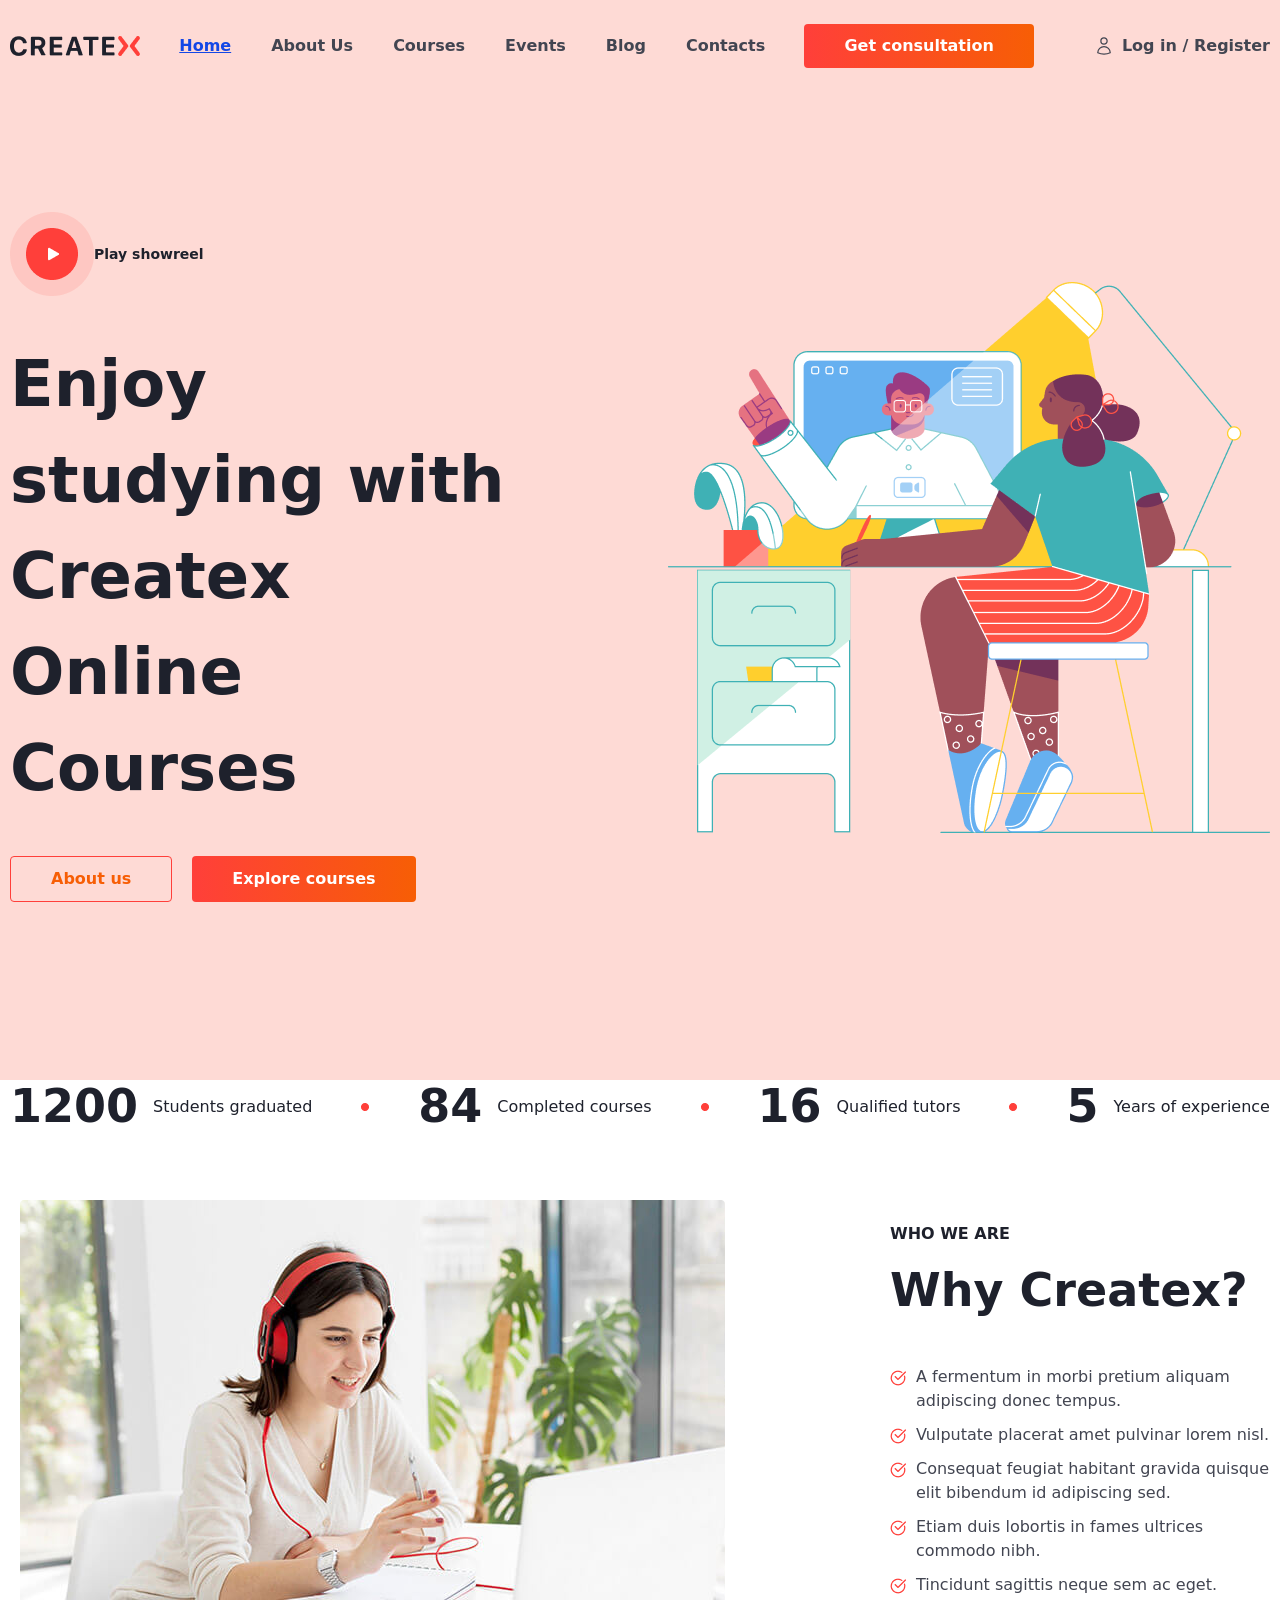
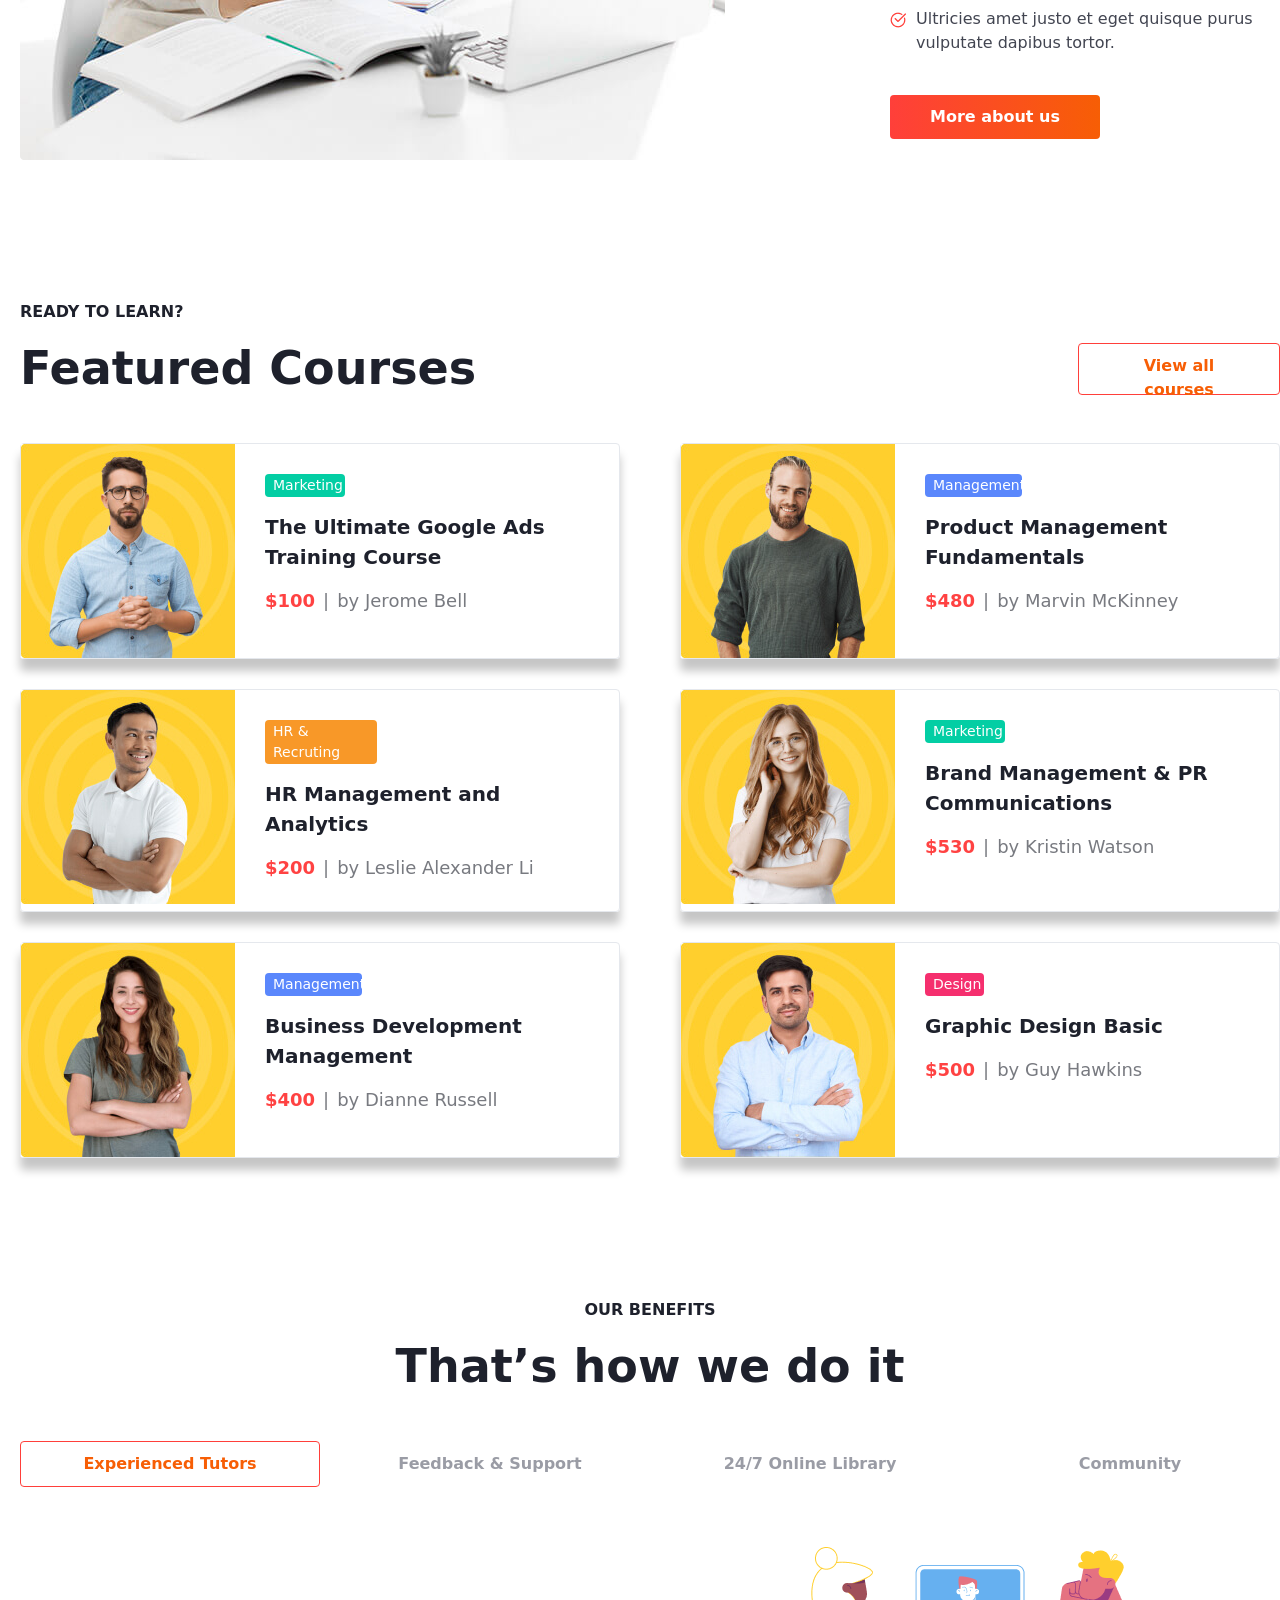
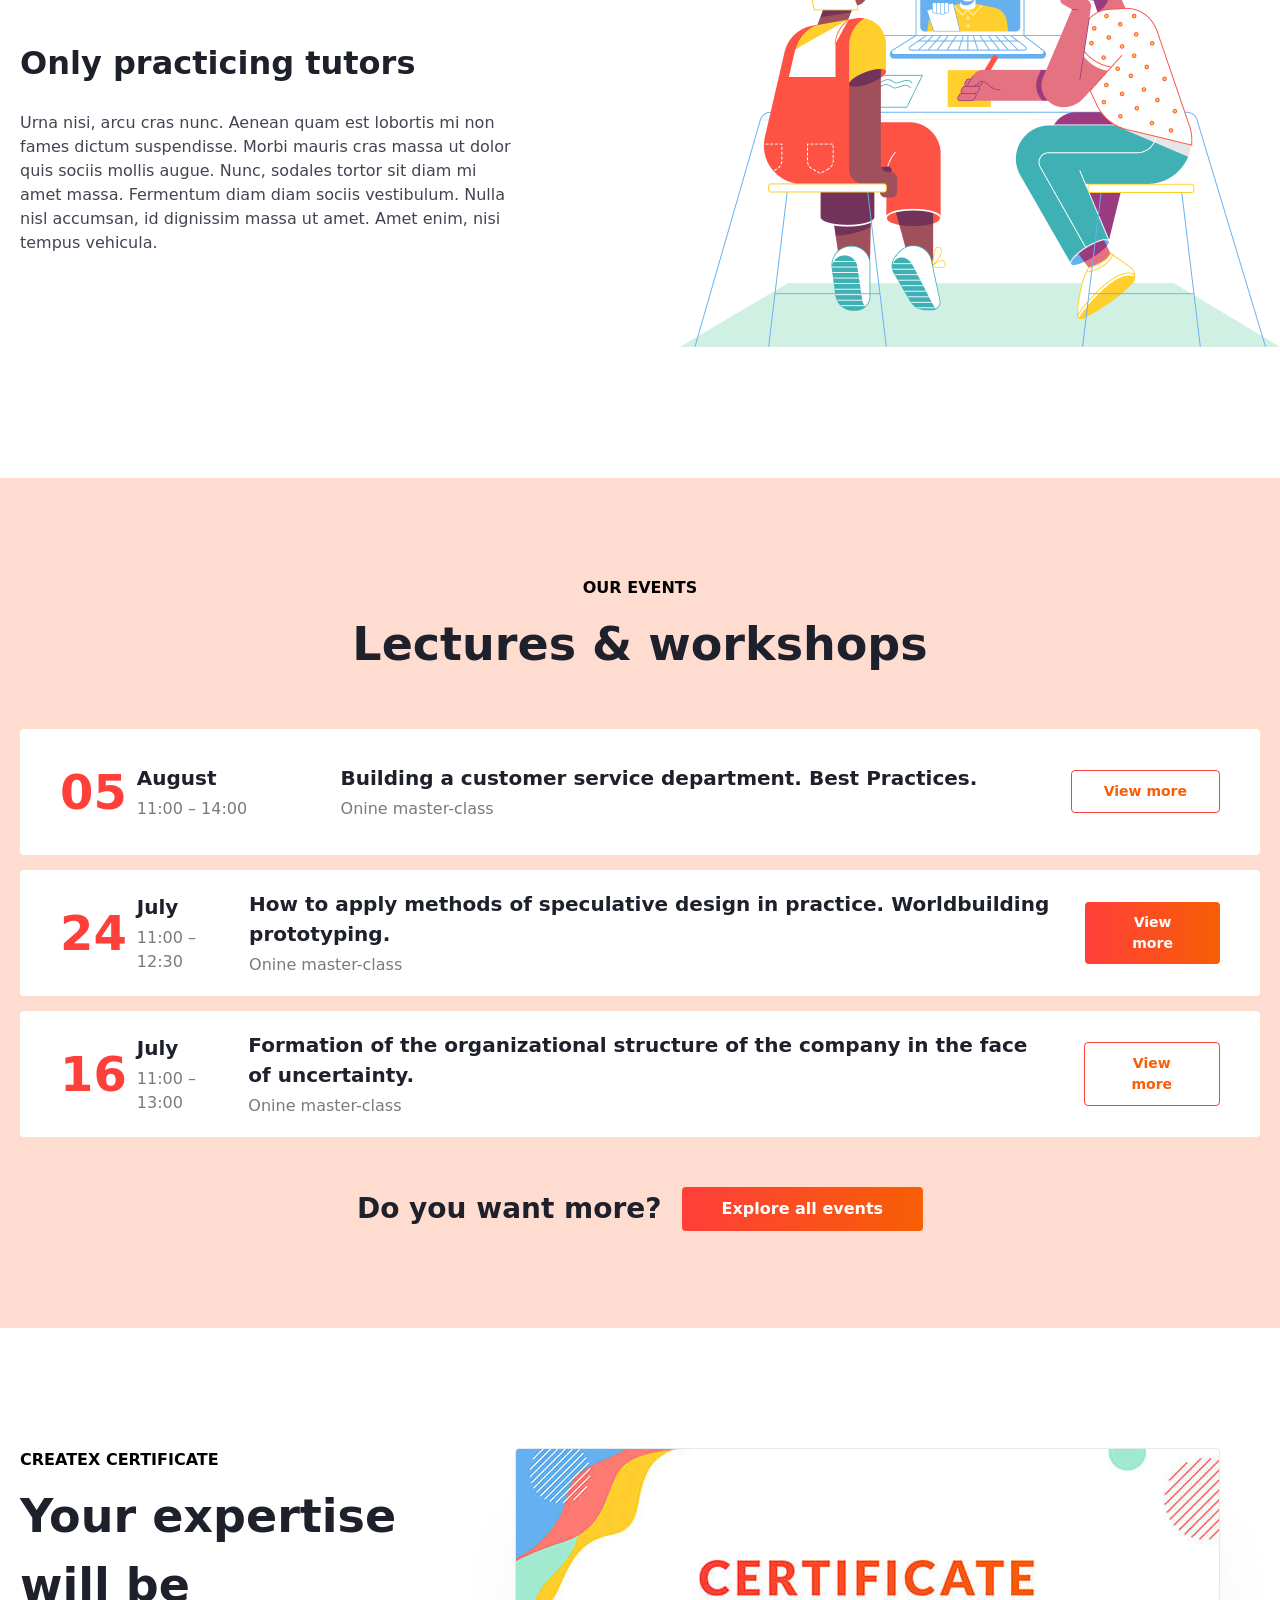
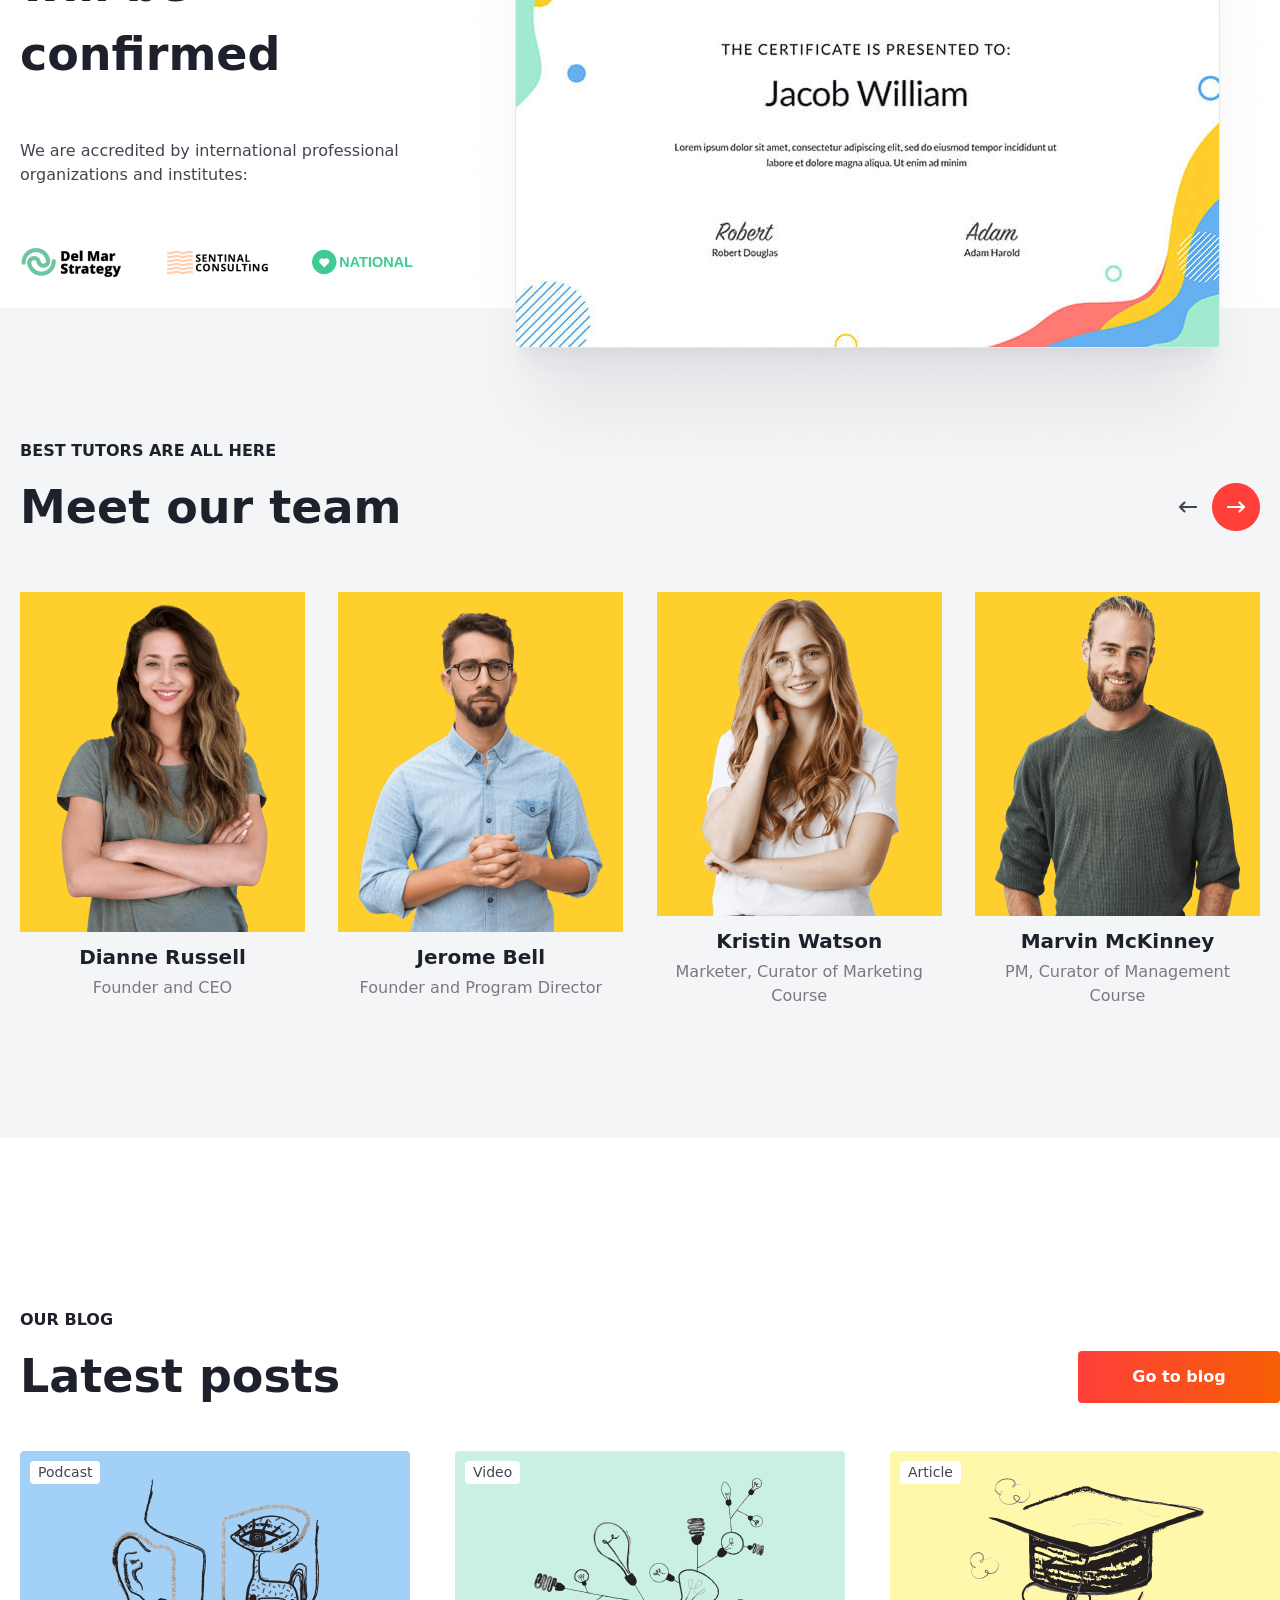
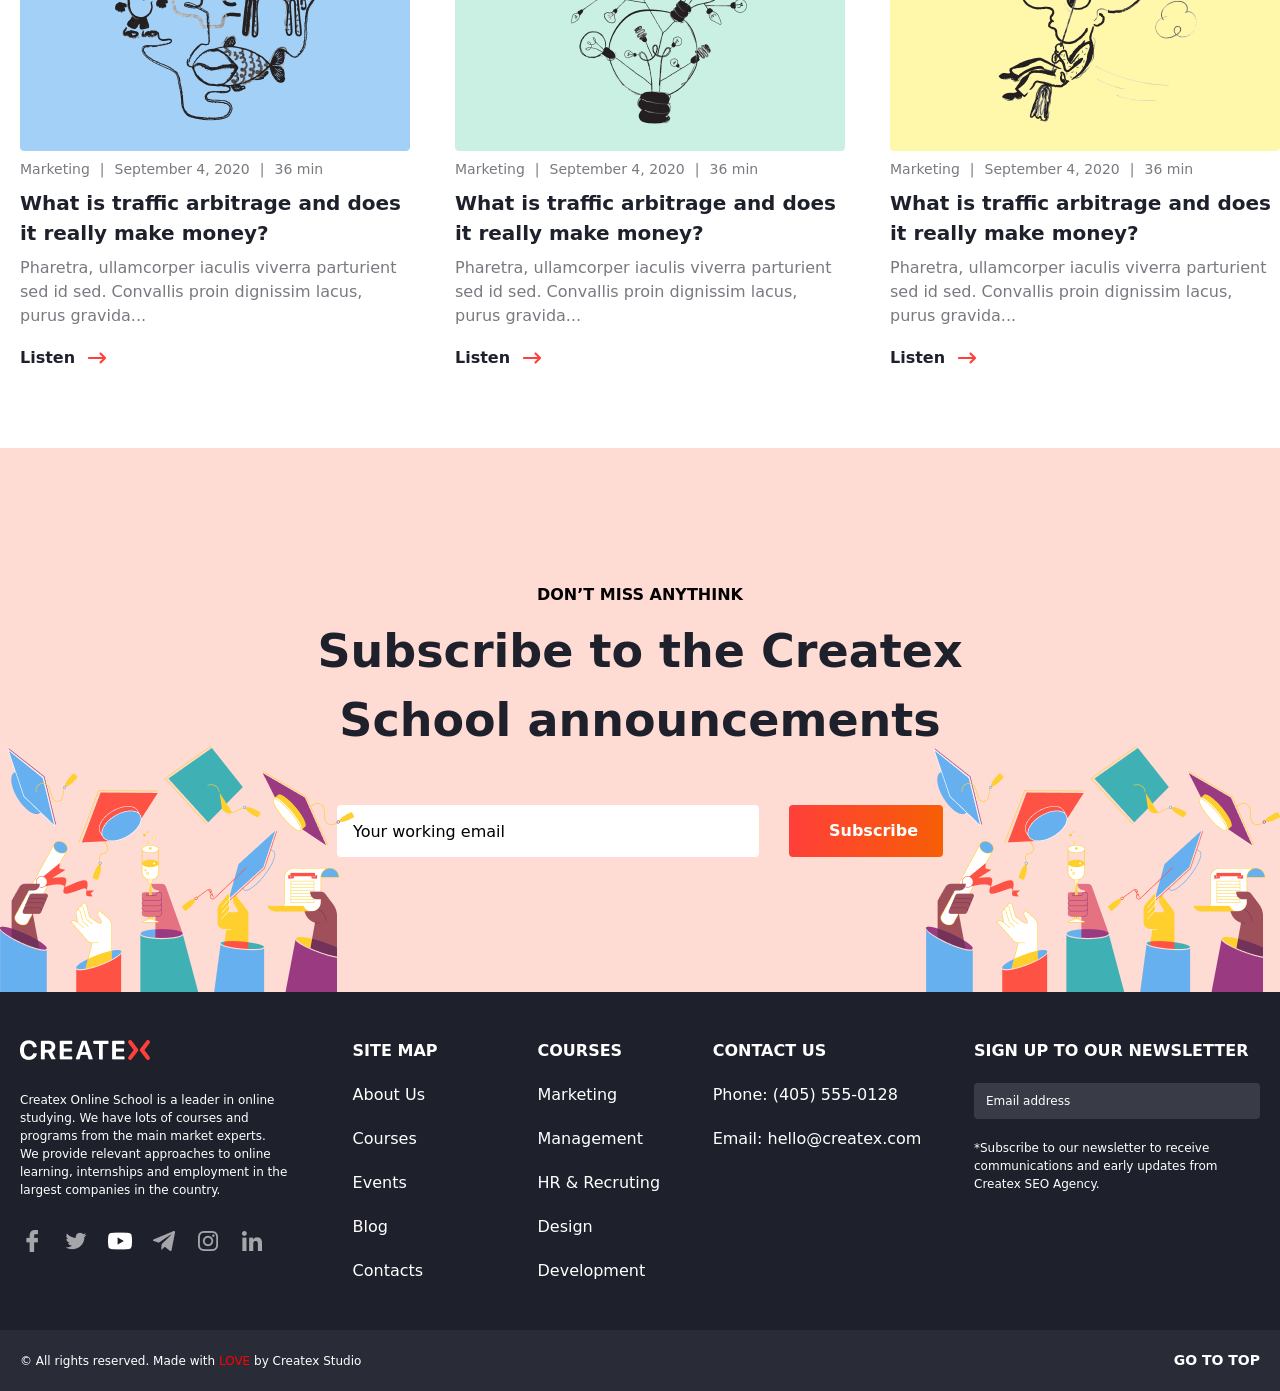
<file: index.html>
<!DOCTYPE html>
<html lang="en">
<head>
    <meta charset="UTF-8">
    <meta name="viewport" content="width=device-width, initial-scale=1.0">
    <title>Create.X</title>
    <link rel="stylesheet" href="./src/output.css">
</head>
<body>
    <main>
        <section class="w-full bg-[#FEDAD5] lg:h-[1080px] flex flex-col items-center gap-[50px] lg:gap-[120px]">
            <header class="w-full p-5 mt-[20px] lg:w-[1300px] h-[52px] flex justify-between items-center">
                <img class="w-[130px] h-[22px]" src="./images/logo.png" alt="">
                <nav class="hidden lg:flex gap-[40px] text-[#424551] font-bold">
                    <a href="./index.html" class="text-blue-700"><u>Home</u></a>
                    <a href="./page 2.html">About Us</a>
                    <a href="./page 5.html">Courses</a>
                    <a href="">Events</a>
                    <a href="./page 4.html">Blog</a>
                    <a href="./page 3.html">Contacts</a>
                </nav>
                <div class="hidden lg:flex gap-15">
                    <button class="px-[40px] py-[10px] rounded-[4px] text-white font-bold" style="background: linear-gradient(to right, #FF3F3A, #F75E05);">Get consultation</button>
                    <div class=" flex items-center gap-2 text-[#424551] font-bold">
                        <svg xmlns="http://www.w3.org/2000/svg" fill="none" viewBox="0 0 24 24" stroke-width="1.5" stroke="currentColor" class="w-[20px] h-[20px] text-[#424551] font-bold">
                        <path stroke-linecap="round" stroke-linejoin="round" d="M15.75 6a3.75 3.75 0 1 1-7.5 0 3.75 3.75 0 0 1 7.5 0ZM4.501 20.118a7.5 7.5 0 0 1 14.998 0A17.933 17.933 0 0 1 12 21.75c-2.676 0-5.216-.584-7.499-1.632Z" />
                        </svg>
                        <p>Log in / Register</p>
                    </div>
                </div>
                <svg xmlns="http://www.w3.org/2000/svg" fill="none" viewBox="0 0 24 24" stroke-width="1.5" stroke="currentColor" class="w-[35px] h-[35px] block lg:hidden">
                <path stroke-linecap="round" stroke-linejoin="round" d="M3.75 6.75h16.5M3.75 12h16.5m-16.5 5.25h16.5" />
                </svg>
            </header>
            <div class="w-full p-5 lg:w-[1300px] h-auto flex flex-col gap-[50px] lg:gap-[170px]">
                <div class="w-full flex flex-col lg:flex-row gap-[50px] justify-between items-center">
                    <div class="flex flex-col gap-[40px] items-center lg:items-start">
                        <div class="flex items-center">
                            <img class="w-[84px] h-[84px]" src="./images/hover.png" alt="">
                            <p class="text-[14px] font-bold text-[#1E212C]">Play showreel</p>
                        </div>
                        <h1 class="text-[48px] lg:text-[64px] font-[900] text-[#1E212C] lg:w-[496px] text-center lg:text-start">Enjoy studying with Createx Online Courses</h1>
                        <div class="flex gap-[20px]">
                            <button class="px-[40px] py-[10px] rounded-[4px] text-[#F75E05] font-bold border border-[#FF3F3A]">About us</button>
                            <button class="px-[40px] py-[10px] rounded-[4px] text-white font-bold" style="background: linear-gradient(to right, #FF3F3A, #F75E05);">Explore courses</button> 
                        </div>
                    </div>
                    <img class="order-[-1] lg:order-1" src="./images/illustration.png" alt="">
                </div>
                <div class="w-full flex flex-col lg:flex-row justify-between gap-[20px] items-center">
                    <div class="flex gap-[15px] items-center">
                        <h2 class="text-[46px] lg:text-[46px] font-black text-[#1E212C]">1200</h2>
                        <p class="text-[#1E212C]">Students graduated</p>
                    </div>
                    <img class="w-2 h-2" src="./images/ellipse.png" alt="">
                    <div class="flex gap-[15px] items-center">
                        <h2 class="text-[46px] lg:text-[46px] font-black text-[#1E212C]">84</h2>
                        <p class="text-[#1E212C]">Completed courses</p>
                    </div>
                    <img class="w-2 h-2" src="./images/ellipse.png" alt="">
                    <div class="flex gap-[15px] items-center">
                        <h2 class="text-[46px] lg:text-[46px] font-black text-[#1E212C]">16</h2>
                        <p class="text-[#1E212C]">Qualified tutors</p>
                    </div>
                    <img class="w-2 h-2" src="./images/ellipse.png" alt="">
                    <div class="flex gap-[15px] items-center">
                        <h2 class="text-[46px] lg:text-[46px] font-black text-[#1E212C]">5</h2>
                        <p class="text-[#1E212C]">Years of experience</p>
                    </div>
                </div>
            </div>
        </section>

        <section class="w-full p-5 lg:w-[1300px] m-auto mt-[100px] flex flex-col lg:flex-row items-center justify-between gap-[40px]">
            <img src="./images/image (26).png" alt="">
            <div class="flex flex-col gap-[40px] items-center lg:items-start lg:w-[390px]">
                <div class="flex flex-col gap-[10px] text-[#1E212C] text-center lg:text-start">
                    <p class="font-bold">WHO WE ARE</p>
                    <h2 class="text-[46px] lg:text-[46px] font-black text-[#1E212C]">Why Createx?</h2>
                </div>
                <div class="flex flex-col gap-[10px] text-center lg:text-start">
                    <div class="flex gap-[10px] items-start">
                        <img class="w-4 h-4 mt-[5px]" src="./images/check.png" alt="">
                        <p class="text-[#424551]">A fermentum in morbi pretium aliquam adipiscing donec tempus.</p>
                    </div>
                    <div class="flex gap-[10px] items-start">
                        <img class="w-4 h-4 mt-[5px]" src="./images/check.png" alt="">
                        <p class="text-[#424551]">Vulputate placerat amet pulvinar lorem nisl.</p>
                    </div>
                    <div class="flex gap-[10px] items-start">
                        <img class="w-4 h-4 mt-[5px]" src="./images/check.png" alt="">
                        <p class="text-[#424551]">Consequat feugiat habitant gravida quisque elit bibendum id adipiscing sed.</p>
                    </div>
                    <div class="flex gap-[10px] items-start">
                        <img class="w-4 h-4 mt-[5px]" src="./images/check.png" alt="">
                        <p class="text-[#424551]">Etiam duis lobortis in fames ultrices commodo nibh.</p>
                    </div>
                    <div class="flex gap-[10px] items-start">
                        <img class="w-4 h-4 mt-[5px]" src="./images/check.png" alt="">
                        <p class="text-[#424551]">Tincidunt sagittis neque sem ac eget.</p>
                    </div>
                    <div class="flex gap-[10px] items-start">
                        <img class="w-4 h-4 mt-[5px]" src="./images/check.png" alt="">
                        <p class="text-[#424551]">Ultricies amet justo et eget quisque purus vulputate dapibus tortor.</p>
                    </div>
                </div>
                <button class="px-[40px] py-[10px] rounded-[4px] text-white font-bold" style="background: linear-gradient(to right, #FF3F3A, #F75E05);">More about us</button> 
            </div>
        </section>

        <section class="w-full p-5 lg:w-[1300px] m-auto mt-[100px] flex flex-col items-center justify-between gap-[40px]">
            <div class="flex flex-col gap-[10px] text-[#1E212C] text-center lg:text-start w-full">
                <p class="font-bold">READY TO LEARN?</p>
                <div class="flex flex-col text-center lg:text-start w-full lg:flex-row justify-between items-center gap-[20px]">
                    <h2 class="text-[46px] lg:text-[46px] font-black text-[#1E212C]">Featured Courses</h2>
                    <button class="px-[40px] py-[10px] rounded-[4px] text-[#F75E05] font-bold border border-[#FF3F3A] w-[202px] h-[52px]">View all courses</button>
                </div>
            </div>
            <div class="w-full flex flex-wrap justify-between gap-[30px]">
                <div class="w-full h-auto lg:w-[600px] h-[214px] flex flex-col lg:flex-row items-center lg:items-start rounded-[4px] border border-[#E5E8ED]" style="box-shadow: 0px 12px 10px rgba(0, 0, 0, 0.226);">
                    <img class="w-[214px] h-[214px]" src="./images/f32bf465a0ad7f70095a7a156b5817d08a95001c.jpg" alt="">
                    <div class="p-[30px] flex flex-col gap-[15px]">
                        <p class="w-[80px] py-[1px] px-[8px] rounded-[4px] bg-[#03CEA4] text-white text-[14px]">Marketing</p>
                        <p class="text-[20px] font-bold text-[#1E212C]">The Ultimate Google Ads Training Course</p>
                        <div class="flex gap-[8px] items-center">
                            <p class="text-[18px] font-bold text-[#FF4242]">$100</p>
                            <p class="text-[18px] font-medium text-[#787A80]">|</p>
                            <p class="text-[18px] text-[#787A80]">by Jerome Bell</p>
                        </div>
                    </div>
                </div>
                <div class="w-full h-auto lg:w-[600px] h-[214px] flex flex-col lg:flex-row items-center lg:items-start rounded-[4px] border border-[#E5E8ED]" style="box-shadow: 0px 12px 10px rgba(0, 0, 0, 0.226);">
                    <img class="w-[214px] h-[214px]" src="./images/3c1aec192431e6e01ed1fbdccfd71f81f6733c07.jpg" alt="">
                    <div class="p-[30px] flex flex-col gap-[15px]">
                        <p class="w-[97px] py-[1px] px-[8px] rounded-[4px] bg-[#5A87FC] text-white text-[14px]">Management</p>
                        <p class="text-[20px] font-bold text-[#1E212C]">Product Management Fundamentals</p>
                        <div class="flex gap-[8px] items-center">
                            <p class="text-[18px] font-bold text-[#FF4242]">$480</p>
                            <p class="text-[18px] font-medium text-[#787A80]">|</p>
                            <p class="text-[18px] text-[#787A80]">by Marvin McKinney</p>
                        </div>
                    </div>
                </div>
                <div class="w-full h-auto lg:w-[600px] h-[214px] flex flex-col lg:flex-row items-center lg:items-start rounded-[4px] border border-[#E5E8ED]" style="box-shadow: 0px 12px 10px rgba(0, 0, 0, 0.226);">
                    <img class="w-[214px] h-[214px]" src="./images/7cb9118304ebf43420b4ae6ad8766c497c396e30.jpg" alt="">
                    <div class="p-[30px] flex flex-col gap-[15px]">
                        <p class="w-[112px] py-[1px] px-[8px] rounded-[4px] bg-[#F89828] text-white text-[14px]">HR & Recruting</p>
                        <p class="text-[20px] font-bold text-[#1E212C]">HR  Management and Analytics</p>
                        <div class="flex gap-[8px] items-center">
                            <p class="text-[18px] font-bold text-[#FF4242]">$200</p>
                            <p class="text-[18px] font-medium text-[#787A80]">|</p>
                            <p class="text-[18px] text-[#787A80]">by Leslie Alexander Li</p>
                        </div>
                    </div>
                </div>
                <div class="w-full h-auto lg:w-[600px] h-[214px] flex flex-col lg:flex-row items-center lg:items-start rounded-[4px] border border-[#E5E8ED]" style="box-shadow: 0px 12px 10px rgba(0, 0, 0, 0.226);">
                    <img class="w-[214px] h-[214px]" src="./images/9c8c0aea65015a83f4a2b22a4a0f2afa263c7a68.jpg" alt="">
                    <div class="p-[30px] flex flex-col gap-[15px]">
                        <p class="w-[80px] py-[1px] px-[8px] rounded-[4px] bg-[#03CEA4] text-white text-[14px]">Marketing</p>
                        <p class="text-[20px] font-bold text-[#1E212C]">Brand Management & PR Communications</p>
                        <div class="flex gap-[8px] items-center">
                            <p class="text-[18px] font-bold text-[#FF4242]">$530</p>
                            <p class="text-[18px] font-medium text-[#787A80]">|</p>
                            <p class="text-[18px] text-[#787A80]">by Kristin Watson</p>
                        </div>
                    </div>
                </div>
                <div class="w-full h-auto lg:w-[600px] h-[214px] flex flex-col lg:flex-row items-center lg:items-start rounded-[4px] border border-[#E5E8ED]" style="box-shadow: 0px 12px 10px rgba(0, 0, 0, 0.226);">
                    <img class="w-[214px] h-[214px]" src="./images/625bd937d856de9205120218490f1c1fae23a386.jpg" alt="">
                    <div class="p-[30px] flex flex-col gap-[15px]">
                        <p class="w-[97px] py-[1px] px-[8px] rounded-[4px] bg-[#5A87FC] text-white text-[14px]">Management</p>
                        <p class="text-[20px] font-bold text-[#1E212C]">Business Development Management</p>
                        <div class="flex gap-[8px] items-center">
                            <p class="text-[18px] font-bold text-[#FF4242]">$400</p>
                            <p class="text-[18px] font-medium text-[#787A80]">|</p>
                            <p class="text-[18px] text-[#787A80]">by Dianne Russell</p>
                        </div>
                    </div>
                </div>
                <div class="w-full h-auto lg:w-[600px] h-[214px] flex flex-col lg:flex-row items-center lg:items-start rounded-[4px] border border-[#E5E8ED]" style="box-shadow: 0px 12px 10px rgba(0, 0, 0, 0.226);">
                    <img class="w-[214px] h-[214px]" src="./images/a51456ffbd99e8b0160cd7231964e2c1a36e9d27.jpg" alt="">
                    <div class="p-[30px] flex flex-col gap-[15px]">
                        <p class="w-[59px] py-[1px] px-[8px] rounded-[4px] bg-[#F52F6E] text-white text-[14px]">Design</p>
                        <p class="text-[20px] font-bold text-[#1E212C]">Graphic Design Basic</p>
                        <div class="flex gap-[8px] items-center">
                            <p class="text-[18px] font-bold text-[#FF4242]">$500</p>
                            <p class="text-[18px] font-medium text-[#787A80]">|</p>
                            <p class="text-[18px] text-[#787A80]">by Guy Hawkins</p>
                        </div>
                    </div>
                </div>
            </div>
        </section>
        <section class="w-full p-5 lg:w-[1300px] m-auto mt-[100px] flex flex-col gap-[40px] lg:h-[700px] lg:justify-between">
            <div class="flex flex-col gap-[10px] text-[#1E212C] text-center w-full">
                <p class="font-bold">OUR BENEFITS</p>
                <h2 class="text-[46px] lg:text-[46px] font-black text-[#1E212C]">That’s how we do it</h2>
            </div>
            <div class="flex flex-col lg:flex-row gap-[20px] items-center justify-between">
                <button class="px-[40px] py-[10px] rounded-[4px] text-[#F75E05] font-bold border border-[#FF3F3A] w-full lg:w-[300px]">Experienced Tutors</button>
                <button class="px-[40px] py-[10px] rounded-[4px] text-[#9A9CA5] font-bold w-full lg:w-[300px]">Feedback & Support</button>
                <button class="px-[40px] py-[10px] rounded-[4px] text-[#9A9CA5] font-bold w-full lg:w-[300px]">24/7 Online Library </button>
                <button class="px-[40px] py-[10px] rounded-[4px] text-[#9A9CA5] font-bold w-full lg:w-[300px]">Community</button>
            </div>
            <div class="flex flex-col lg:flex-row w-full justify-between gap-5 items-center">
                <div class="flex flex-col gap-[24px] text-center lg:text-start lg:w-[495px]">
                    <h2 class="text-[30px] lg:text-[32px] font-black text-[#1E212C]">Only practicing tutors</h2>
                    <p class="text-[#424551]">Urna nisi, arcu cras nunc. Aenean quam est lobortis mi non fames dictum suspendisse. Morbi mauris cras massa ut dolor quis sociis mollis augue. Nunc, sodales tortor sit diam mi amet massa. Fermentum diam diam sociis vestibulum. Nulla nisl accumsan, id dignissim massa ut amet. Amet enim, nisi tempus vehicula.</p>
                </div>
                <img src="./images/illustration (1).png" alt="">
            </div>
        </section>
        <section class="w-full p-5 h-auto lg:h-[850px] mt-25 flex justify-center items-center bg-[#FEDDD0]">
            <div class="w-full lg:w-[1300px] flex flex-col items-center gap-[50px]">
                <div class="flex flex-col gap-[10px] items-center text-center lg:text-start">
                    <p class="font-bold">OUR EVENTS</p>
                    <h2 class="text-[46px] lg:text-[46px] font-black text-[#1E212C]">Lectures & workshops</h2>
                </div>
                <div class="flex flex-col gap-[15px]">
                    <div class="w-full h-auto lg:h-[126px] flex flex-col p-5 gap-[30px] lg:px-10 lg:py-8 lg:flex-row justify-between items-center bg-white rounded-[4px]">
                        <div class="flex gap-[10px] items-center">
                            <h1 class="text-[48px] text-[#FF3F3A] font-black">05</h1>
                            <div class="flex flex-col gap-1">
                                <p class="text-[20px] font-bold text-[#1E212C]">August</p>
                                <p class="text-[#787A80]">11:00 – 14:00</p>
                            </div>
                        </div>
                        <div class="flex flex-col gap-1">
                            <p class="text-[20px] font-bold text-[#1E212C]">Building a customer service department. Best Practices.</p>
                            <p class="text-[#787A80]">Onine master-class</p>
                        </div>
                        <button class="px-[32px] py-[10px] rounded-[4px] text-[#F75E05] font-bold border border-[#FF3F3A] text-[14px]">View more</button>
                    </div>
                    <div class="w-full h-auto lg:h-[126px] flex flex-col p-5 gap-[30px] lg:px-10 lg:py-8 lg:flex-row justify-between items-center bg-white rounded-[4px]">
                        <div class="flex gap-[10px] items-center">
                            <h1 class="text-[48px] text-[#FF3F3A] font-black">24</h1>
                            <div class="flex flex-col gap-1">
                                <p class="text-[20px] font-bold text-[#1E212C]">July</p>
                                <p class="text-[#787A80]">11:00 – 12:30</p>
                            </div>
                        </div>
                        <div class="flex flex-col gap-1">
                            <p class="text-[20px] font-bold text-[#1E212C]">How to apply methods of speculative design in practice. Worldbuilding prototyping.</p>
                            <p class="text-[#787A80]">Onine master-class</p>
                        </div>
                        <button class="px-[32px] py-[10px] rounded-[4px] text-white font-bold text-[14px]" style="background: linear-gradient(to right, #FF3F3A, #F75E05);">View more</button>
                    </div>
                    <div class="w-full h-auto lg:h-[126px] flex flex-col p-5 gap-[30px] lg:px-10 lg:py-8 lg:flex-row justify-between items-center bg-white rounded-[4px]">
                        <div class="flex gap-[10px] items-center">
                            <h1 class="text-[48px] text-[#FF3F3A] font-black">16</h1>
                            <div class="flex flex-col gap-1">
                                <p class="text-[20px] font-bold text-[#1E212C]">July</p>
                                <p class="text-[#787A80]">11:00 – 13:00</p>
                            </div>
                        </div>
                        <div class="flex flex-col gap-1">
                            <p class="text-[20px] font-bold text-[#1E212C]">Formation of the organizational structure of the company in the face of uncertainty.</p>
                            <p class="text-[#787A80]">Onine master-class</p>
                        </div>
                        <button class="px-[32px] py-[10px] rounded-[4px] text-[#F75E05] font-bold border border-[#FF3F3A] text-[14px]">View more</button>
                    </div>
                </div>
                <div class="flex flex-col lg:flex-row gap-[20px] items-center">
                    <p class="text-[28px] font-bold text-[#1E212C]">Do you want more?</p>
                    <button class="px-[40px] py-[10px] rounded-[4px] text-white font-bold" style="background: linear-gradient(to right, #FF3F3A, #F75E05);">Explore all events</button> 
                </div>
            </div>
        </section>
        <section class="w-full p-5 lg:w-[1300px] m-auto mt-25 flex flex-col lg:flex-row gap-[40px] lg:justify-between lg:items-start items-center">
            <div class="flex flex-col gap-[50px] text-center lg:text-start lg:w-[397px]">
                <div class="flex flex-col gap-[10px] text-center lg:text-start">
                    <p class="font-bold">CREATEX CERTIFICATE</p>
                    <h2 class="text-[46px] lg:text-[46px] font-black text-[#1E212C]">Your expertise will be confirmed</h2>
                </div>
                <p class="text-[#424551]">We are accredited by international professional organizations and institutes:</p>
                <img src="./images/logos.png" alt="">
            </div>
            <img src="./images/image (27).png" alt="">
        </section>
        <section class="w-full p-5 flex h-auto lg:h-[830px] justify-center items-center mt-[-200px] bg-[#F4F5F6]">
            <div class="flex flex-col gap-[50px] w-full lg:w-[1300px]">
                <div class="flex flex-col gap-[10px] text-[#1E212C] text-center lg:text-start w-full">
                    <p class="font-bold">BEST TUTORS ARE ALL HERE</p>
                    <div class="flex flex-col text-center lg:text-start w-full lg:flex-row justify-between items-center gap-[20px]">
                        <h2 class="text-[46px] lg:text-[46px] font-black text-[#1E212C]">Meet our team</h2>
                        <img src="./images/hover2.png" alt="">
                    </div>
                </div>
                <div class="flex gap-[20px] flex-col w-full justify-between items-center lg:flex-row">
                    <div class="w-[285px] h-[416px] flex flex-col gap-[10px] items-center">
                        <div class="w-[285px] h-[340px] flex items-end justify-center bg-[#FFCF2D]">
                            <img src="./images/image.png" alt="">
                        </div>
                        <div class="flex flex-col gap-1 text-center">
                            <p class="text-[20px] font-bold text-[#1E212C]">Dianne Russell</p>
                            <p class="text-[#787A80]">Founder and CEO</p>
                        </div>
                    </div>
                    <div class="w-[285px] h-[416px] flex flex-col gap-[10px] items-center">
                        <div class="w-[285px] h-[340px] flex items-end justify-center bg-[#FFCF2D]">
                            <img src="./images/image2.png" alt="">
                        </div>
                        <div class="flex flex-col gap-1 text-center">
                            <p class="text-[20px] font-bold text-[#1E212C]">Jerome Bell</p>
                            <p class="text-[#787A80]">Founder and Program Director</p>
                        </div>
                    </div>
                    <div class="w-[285px] h-[416px] flex flex-col gap-[10px] items-center">
                        <div class="w-[285px] h-[340px] flex items-end justify-center bg-[#FFCF2D]">
                            <img src="./images/image3.png" alt="">
                        </div>
                        <div class="flex flex-col gap-1 text-center">
                            <p class="text-[20px] font-bold text-[#1E212C]">Kristin Watson</p>
                            <p class="text-[#787A80]">Marketer, Curator of Marketing Course</p>
                        </div>
                    </div>
                    <div class="w-[285px] h-[416px] flex flex-col gap-[10px] items-center">
                        <div class="w-[285px] h-[340px] flex items-end justify-center bg-[#FFCF2D]">
                            <img src="./images/image4.png" alt="">
                        </div>
                        <div class="flex flex-col gap-1 text-center">
                            <p class="text-[20px] font-bold text-[#1E212C]">Marvin McKinney</p>
                            <p class="text-[#787A80]">PM, Curator of Management Course</p>
                        </div>
                    </div>
                </div>
            </div>
        </section>

        <section class="w-full p-5 lg:w-[1300px] flex flex-col h-auto lg:h-[660px] gap-[40px] m-auto mt-[150px]">
            <div class="flex flex-col gap-[10px] text-[#1E212C] text-center lg:text-start w-full">
                <p class="font-bold">OUR BLOG</p>
                <div class="flex flex-col text-center lg:text-start w-full lg:flex-row justify-between items-center gap-[20px]">
                    <h2 class="text-[46px] lg:text-[46px] font-black text-[#1E212C]">Latest posts</h2>
                    <button class="px-[40px] py-[10px] rounded-[4px] text-white font-bold w-[202px] h-[52px]" style="background: linear-gradient(to right, #FF3F3A, #F75E05);">Go to blog</button>
                </div>
            </div>
            <div class="w-full flex flex-col lg:flex-row gap-[30px] justify-between items-center">
                <div class="w-full lg:w-[390px] h-[507px] flex flex-col gap-2 relative">
                    <img src="./images/group 539.jpg" alt="">
                    <div class="py-[1px] px-[8px] rounded-[4px] bg-white absolute top-[10px] left-[10px]">
                        <p class="text-[#424551] text-[14px]">Podcast</p>
                    </div>
                    <div class="flex flex-col gap-2">
                        <div class="flex gap-[10px] text-[14px] font-medium text-[#787A80]">
                            <p>Marketing</p>
                            <p>|</p>
                            <p>September 4, 2020</p>
                            <p>|</p>
                            <p>36 min</p>
                        </div>
                        <p class="text-[20px] font-bold text-[#1E212C]">What is traffic arbitrage and does it really make money?</p>
                        <p class="text-[#787A80]">Pharetra, ullamcorper iaculis viverra parturient sed id sed. Convallis proin dignissim lacus, purus gravida...</p>
                        <div class="flex gap-[10px] mt-[10px] items-center">
                            <p class="text-[#1E212C] font-bold">Listen</p>
                            <img src="./images/Right.png" alt="">
                        </div>
                    </div>
                </div>
                <div class="w-full lg:w-[390px] h-[507px] flex flex-col gap-2 relative">
                    <img src="./images/group 540.jpg" alt="">
                    <div class="py-[1px] px-[8px] rounded-[4px] bg-white absolute top-[10px] left-[10px]">
                        <p class="text-[#424551] text-[14px]">Video</p>
                    </div>
                    <div class="flex flex-col gap-2">
                        <div class="flex gap-[10px] text-[14px] font-medium text-[#787A80]">
                            <p>Marketing</p>
                            <p>|</p>
                            <p>September 4, 2020</p>
                            <p>|</p>
                            <p>36 min</p>
                        </div>
                        <p class="text-[20px] font-bold text-[#1E212C]">What is traffic arbitrage and does it really make money?</p>
                        <p class="text-[#787A80]">Pharetra, ullamcorper iaculis viverra parturient sed id sed. Convallis proin dignissim lacus, purus gravida...</p>
                        <div class="flex gap-[10px] mt-[10px] items-center">
                            <p class="text-[#1E212C] font-bold">Listen</p>
                            <img src="./images/Right.png" alt="">
                        </div>
                    </div>
                </div>
                <div class="w-full lg:w-[390px] h-[507px] flex flex-col gap-2 relative">
                    <img src="./images/group 541.jpg" alt="">
                    <div class="py-[1px] px-[8px] rounded-[4px] bg-white absolute top-[10px] left-[10px]">
                        <p class="text-[#424551] text-[14px]">Article</p>
                    </div>
                    <div class="flex flex-col gap-2">
                        <div class="flex gap-[10px] text-[14px] font-medium text-[#787A80]">
                            <p>Marketing</p>
                            <p>|</p>
                            <p>September 4, 2020</p>
                            <p>|</p>
                            <p>36 min</p>
                        </div>
                        <p class="text-[20px] font-bold text-[#1E212C]">What is traffic arbitrage and does it really make money?</p>
                        <p class="text-[#787A80]">Pharetra, ullamcorper iaculis viverra parturient sed id sed. Convallis proin dignissim lacus, purus gravida...</p>
                        <div class="flex gap-[10px] mt-[10px] items-center">
                            <p class="text-[#1E212C] font-bold">Listen</p>
                            <img src="./images/Right.png" alt="">
                        </div>
                    </div>
                </div>
            </div>
        </section>

        <section class="w-full p-5 flex h-auto lg:h-[544px] justify-center items-center mt-[100px] bg-[#FEDBD3] relative">
            <div class="flex text-center flex-col gap-[50px] items-center lg:w-[810px]">
                <div class="flex flex-col gap-[10px] text-center">
                    <p class="font-bold">DON’T MISS ANYTHINK</p>
                    <h2 class="text-[46px] lg:text-[46px] font-black text-[#1E212C]">Subscribe to the Createx School announcements</h2>
                </div>
                <div class="flex gap-[30px] flex-col lg:flex-row items-center lg:items-start">
                    <input type="text" class="w-full lg:w-[422px] h-[52px] px-[16px] border-none rounded-[4px] bg-white" placeholder="Your working email">
                    <button class="px-[40px] py-[10px] rounded-[4px] text-white font-bold w-[154px] h-[52px]" style="background: linear-gradient(to right, #FF3F3A, #F75E05);">Subscribe</button>
                </div>
            </div>
            <img class="hidden lg:block absolute bottom-0 left-0" src="./images/illustration (2).png" alt="">
            <img class="hidden lg:block absolute bottom-0 right-0" src="./images/illustration (2).png" alt="">
        </section>
    </main>

    <footer class="w-full flex flex-col">
        <section class="w-full p-5 h-auto lg:h-[338px] bg-[#1E212C] text-white flex justify-center items-center text-white">
            <div class="w-full lg:w-[1300px] flex flex-col lg:flex-row justify-between gap-[40px] items-center lg:items-start">
                <div class="flex flex-col gap-[30px] lg:w-[280px] items-center lg:items-start">
                    <img class="w-[130px] h-[22px]" src="./images/logo (9).png" alt="">
                    <p class="text-[12px]">Createx Online School is a leader in online studying. We have lots of courses and programs from the main market experts. We provide relevant approaches to online learning, internships and employment in the largest companies in the country. </p>
                    <img class="w-[244px] h-[24px]" src="./images/socials.png" alt="">
                </div>
                <div class=" flex gap-[70px] lg:gap-[100px]">
                <div class="flex flex-col gap-[20px]">
                    <p class="font-bold">SITE MAP</p>
                    <p>About Us</p>
                    <p>Courses</p>
                    <p>Events</p>
                    <p>Blog</p>
                    <p>Contacts</p>
                </div>
                <div class="flex flex-col gap-[20px]">
                    <p class="font-bold">COURSES</p>
                    <p>Marketing</p>
                    <p>Management</p>
                    <p>HR & Recruting</p>
                    <p>Design</p>
                    <p>Development</p>
                </div>
                </div>
                <div class="flex flex-col gap-[20px]">
                    <p class="font-bold">CONTACT US</p>
                    <p>Phone: (405) 555-0128</p>
                    <p>Email: hello@createx.com</p>
                </div>
                <div class="flex flex-col gap-[20px] lg:w-[286px]">
                    <p class="font-bold">SIGN UP TO OUR NEWSLETTER</p>
                    <input type="text" class="bg-[#FFFFFF1F] px-[12px] py-[9px] rounded-[4px] text-[12px]" placeholder="Email address">
                    <p class="text-[12px]">*Subscribe to our newsletter to receive communications and early updates from Createx SEO Agency.</p>
                </div>
            </div>
        </section>
        <section class="w-full flex justify-center items-center bg-[#292C37]">
            <div class="w-full p-5 lg:w-[1300px] flex flex-col lg:flex-row justify-between items-center text-white text-center lg:text-start">
                <p class="text-[12px]">© All rights reserved. Made with <span class="text-[red]">LOVE</span> by Createx Studio</p>
                <p class="text-[14px] font-bold">GO TO TOP</p>
            </div>
        </section>
    </footer>
</body>
</html>
</file>
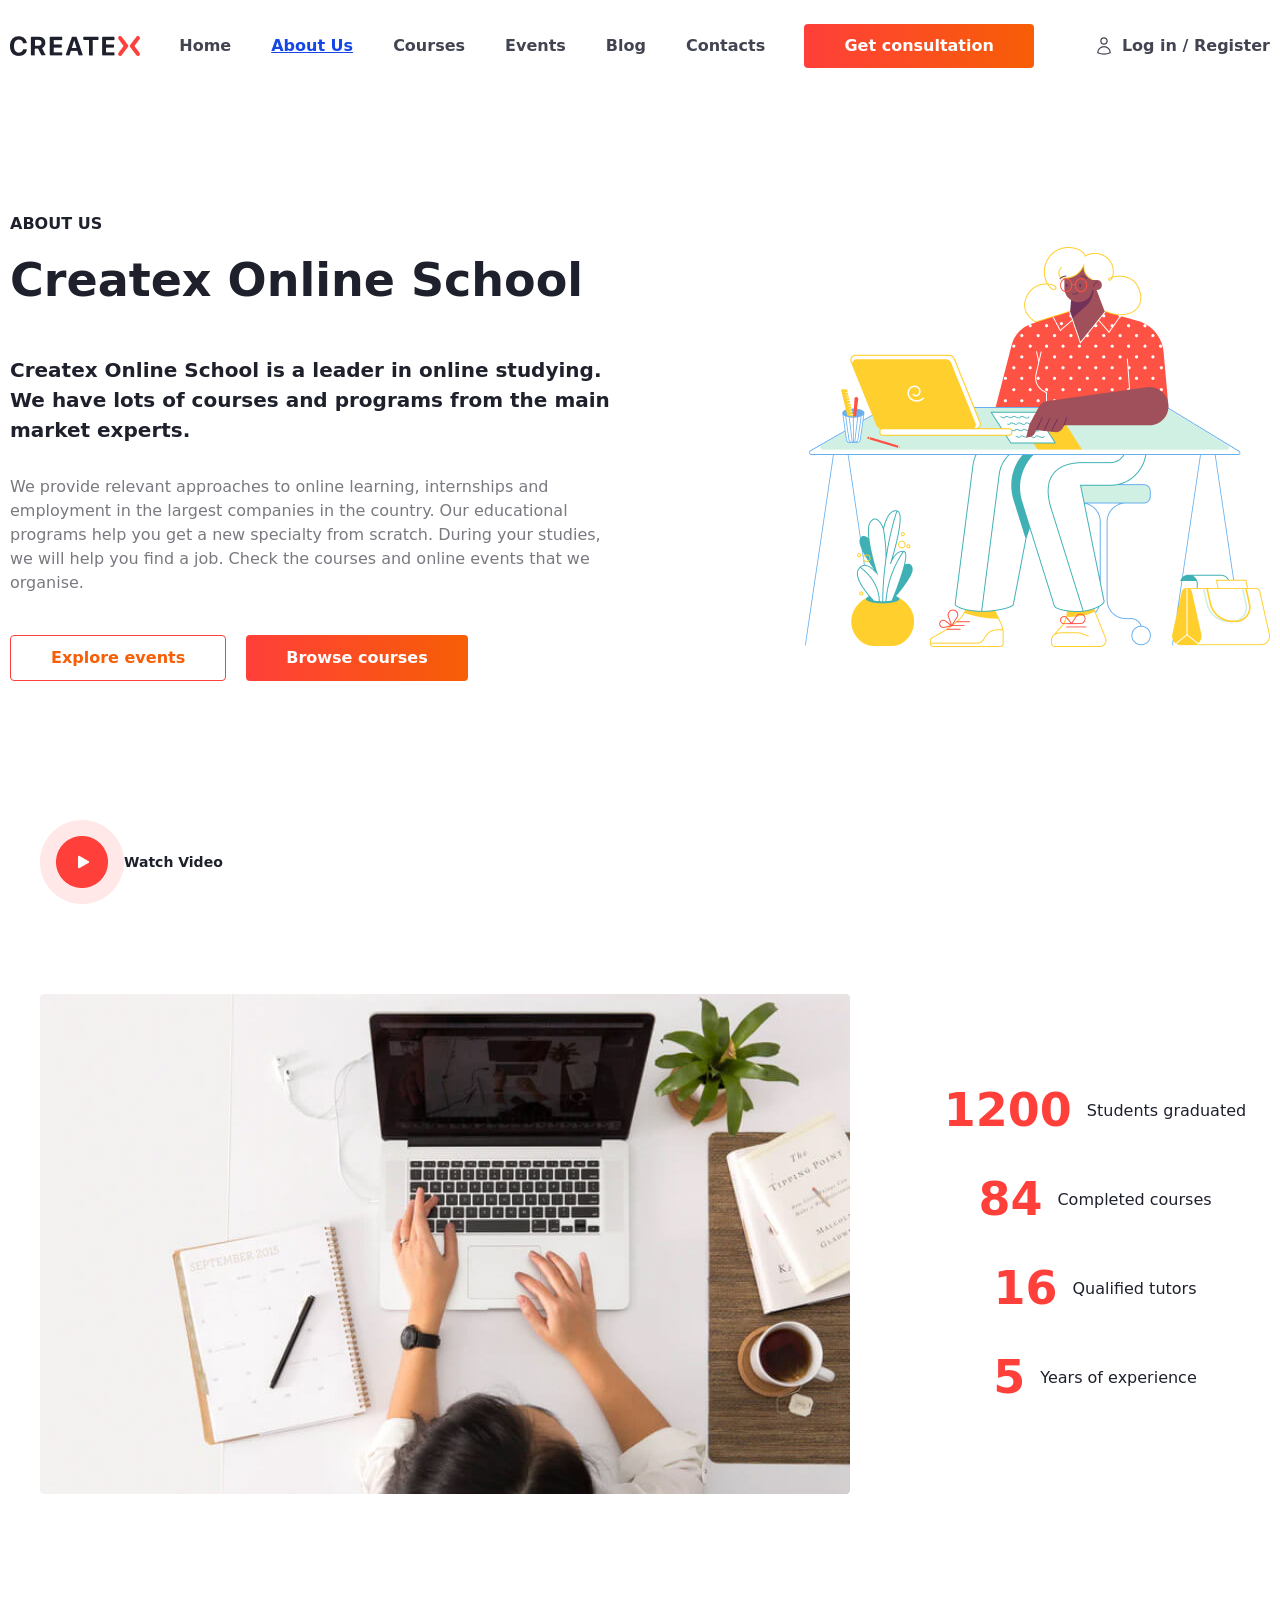
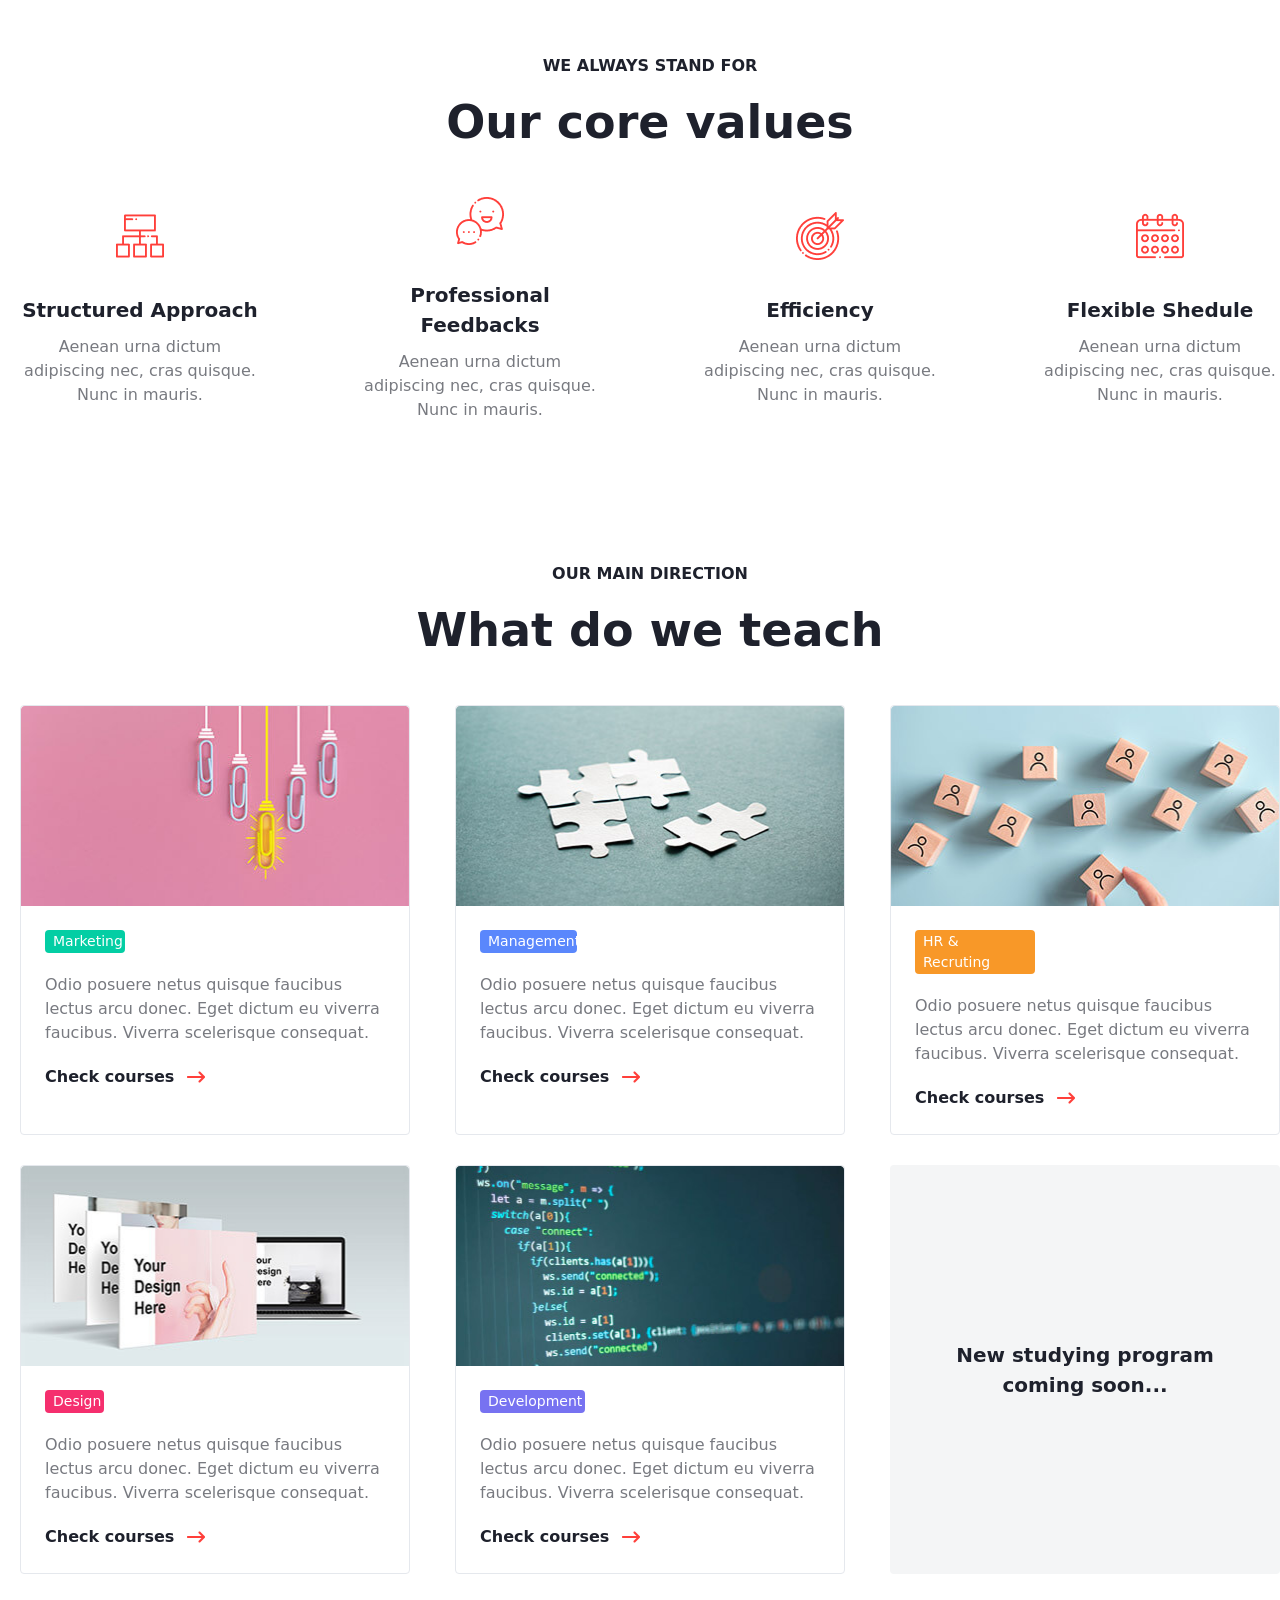
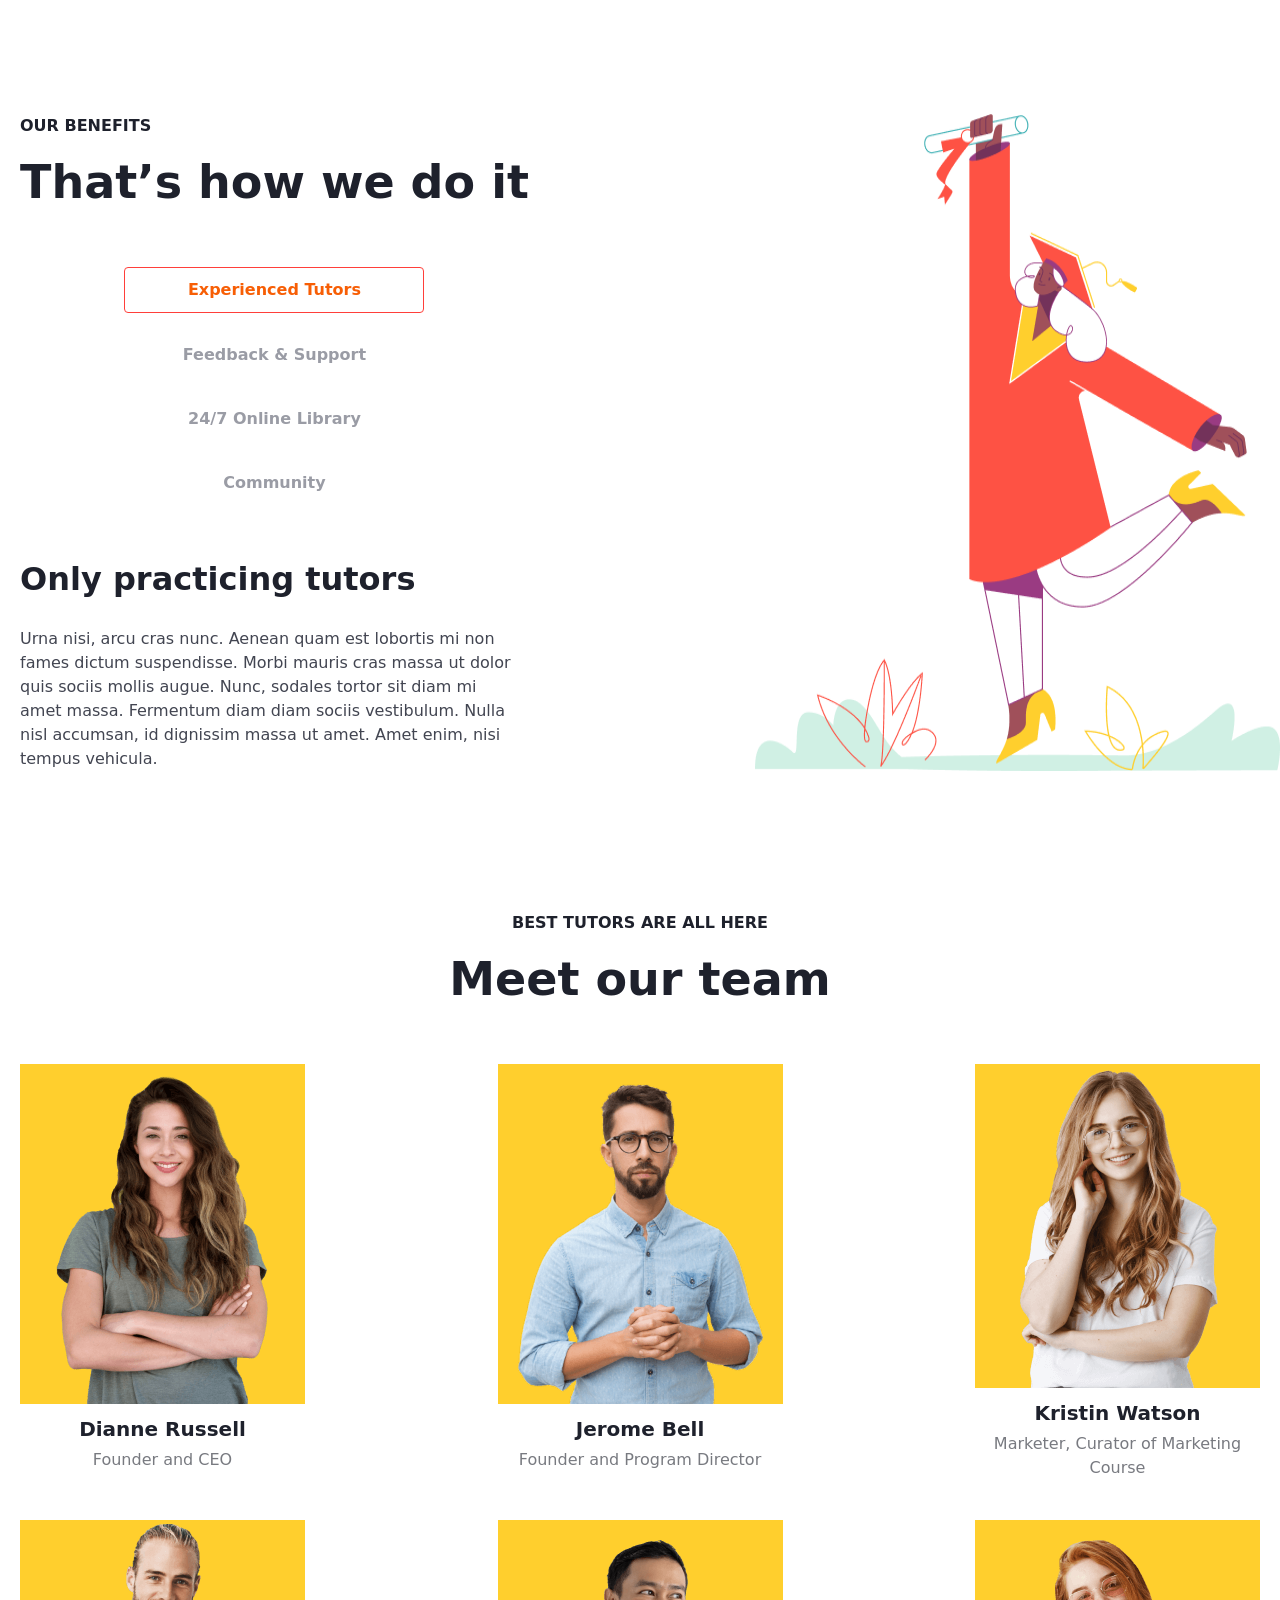
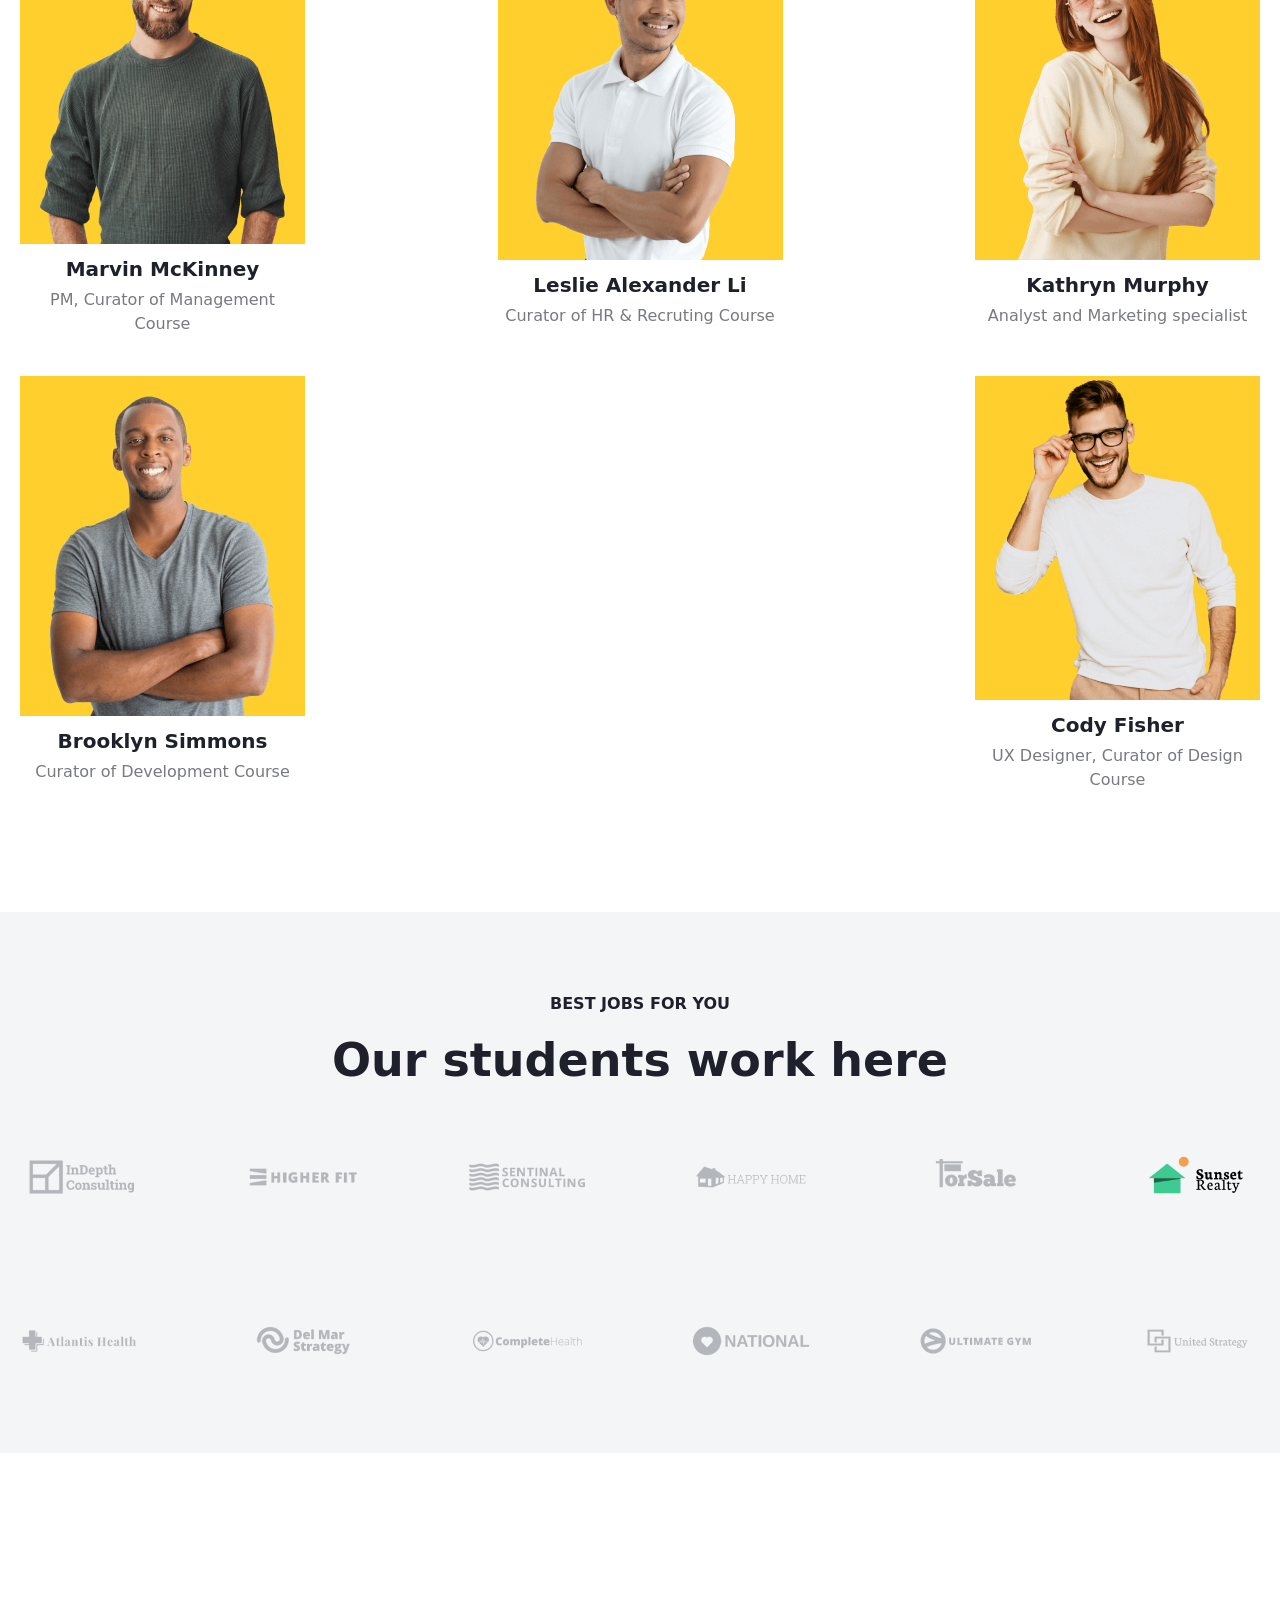
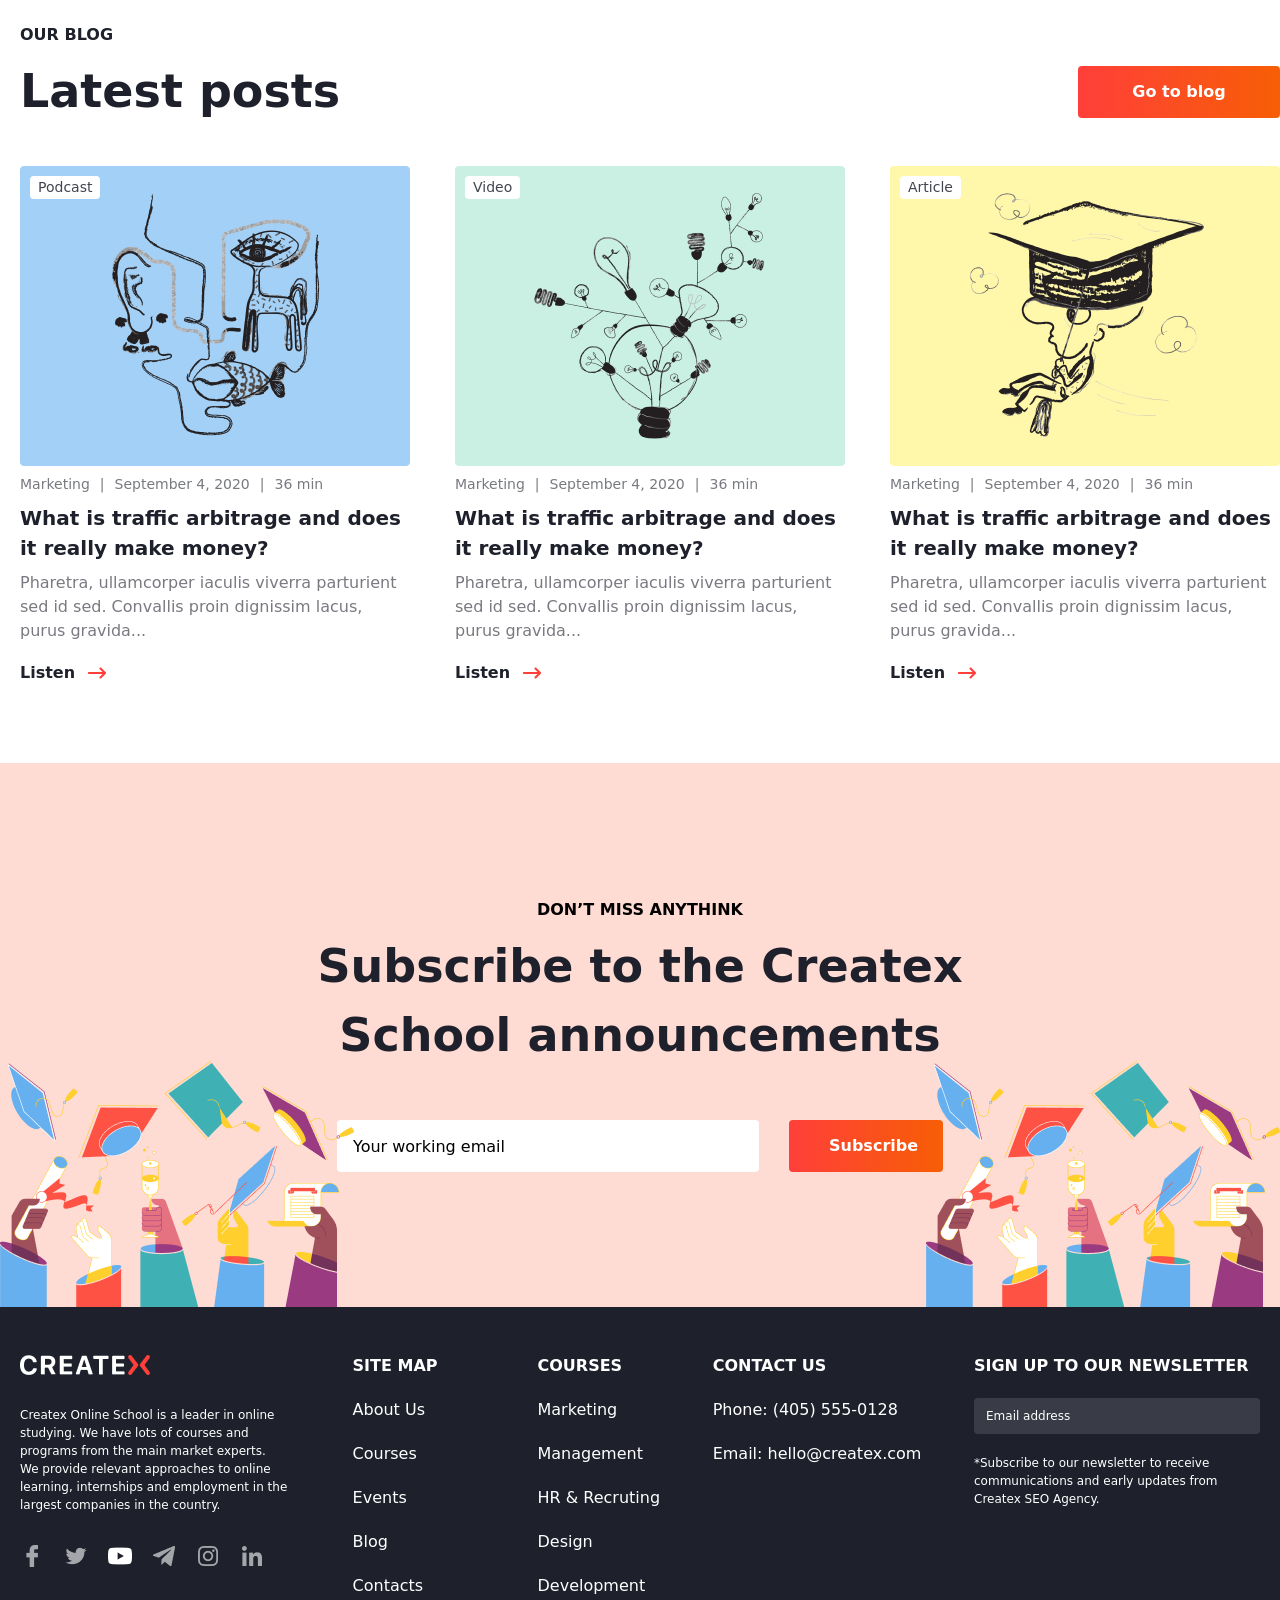
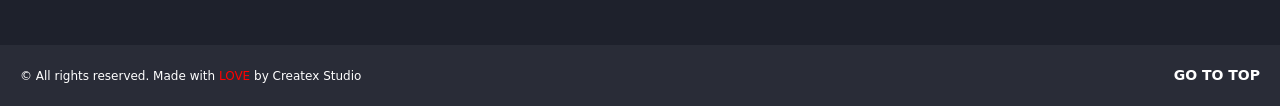
<file: page 2.html>
<!DOCTYPE html>
<html lang="en">
<head>
    <meta charset="UTF-8">
    <meta name="viewport" content="width=device-width, initial-scale=1.0">
    <title>Create.X</title>
    <link rel="stylesheet" href="./src/output.css">
</head>
<body>
    <main>
        <section class="w-full lg:h-[680px] flex flex-col items-center gap-[50px] lg:gap-[120px]">
            <header class="w-full p-5 mt-[20px] lg:w-[1300px] h-[52px] flex justify-between items-center">
                <img class="w-[130px] h-[22px]" src="./images/logo.png" alt="">
                <nav class="hidden lg:flex gap-[40px] text-[#424551] font-bold">
                    <a href="./index.html">Home</a>
                    <a href="./page 2.html" class="text-blue-700"><u>About Us</u></a>
                    <a href="./page 5.html">Courses</a>
                    <a href="">Events</a>
                    <a href="./page 4.html">Blog</a>
                    <a href="./page 3.html">Contacts</a>
                </nav>
                <div class="hidden lg:flex gap-15">
                    <button class="px-[40px] py-[10px] rounded-[4px] text-white font-bold" style="background: linear-gradient(to right, #FF3F3A, #F75E05);">Get consultation</button>
                    <div class=" flex items-center gap-2 text-[#424551] font-bold">
                        <svg xmlns="http://www.w3.org/2000/svg" fill="none" viewBox="0 0 24 24" stroke-width="1.5" stroke="currentColor" class="w-[20px] h-[20px] text-[#424551] font-bold">
                        <path stroke-linecap="round" stroke-linejoin="round" d="M15.75 6a3.75 3.75 0 1 1-7.5 0 3.75 3.75 0 0 1 7.5 0ZM4.501 20.118a7.5 7.5 0 0 1 14.998 0A17.933 17.933 0 0 1 12 21.75c-2.676 0-5.216-.584-7.499-1.632Z" />
                        </svg>
                        <p>Log in / Register</p>
                    </div>
                </div>
                <svg xmlns="http://www.w3.org/2000/svg" fill="none" viewBox="0 0 24 24" stroke-width="1.5" stroke="currentColor" class="w-[35px] h-[35px] block lg:hidden">
                <path stroke-linecap="round" stroke-linejoin="round" d="M3.75 6.75h16.5M3.75 12h16.5m-16.5 5.25h16.5" />
                </svg>
            </header>
            <div class="w-full p-5 lg:w-[1300px] h-auto flex flex-col gap-[50px] lg:gap-[170px]">
                <div class="w-full flex flex-col lg:flex-row gap-[50px] justify-between items-center">
                    <div class="flex flex-col gap-[40px] items-center lg:items-start">
                        <div class="flex flex-col gap-[10px] text-[#1E212C] text-center lg:text-start">
                            <p class="font-bold">ABOUT US</p>
                            <h2 class="text-[46px] lg:text-[46px] font-black text-[#1E212C]">Createx Online School</h2>
                        </div>
                        <div class="flex flex-col gap-[30px] lg:w-[600px]">
                            <p class="text-[20px] font-bold text-[#1E212C]">Createx Online School is a leader in online studying. We have lots of courses and programs from the main market experts.</p>
                            <p class="text-[#787A80]">We provide relevant approaches to online learning, internships and employment in the largest companies in the country. Our educational programs help you get a new specialty from scratch. During your studies, we will help you find a job. Check the courses and online events that we organise.</p>
                        </div>
                        <div class="flex gap-[20px]">
                            <button class="px-[40px] py-[10px] rounded-[4px] text-[#F75E05] font-bold border border-[#FF3F3A]">Explore events</button>
                            <button class="px-[40px] py-[10px] rounded-[4px] text-white font-bold" style="background: linear-gradient(to right, #FF3F3A, #F75E05);">Browse courses</button> 
                        </div>
                    </div>
                    <img class="order-[-1] lg:order-1" src="./images/illustration (3).png" alt="">
                </div>
            </div>
        </section>

        <section class="w-full p-5 lg:w-[1300px] m-auto mt-[100px] flex flex-col gap-[50px]">
            <div class="p-5 flex items-center">
                <img class="w-[84px] h-[84px]" src="./images/hover.png" alt="">
                <p class="text-[14px] font-bold text-[#1E212C]">Watch Video</p>
            </div>
            <div class="w-full p-5 lg:w-[1300px] flex flex-col lg:flex-row justify-between gap-[40px] items-center">
                <img src="./images/image (28).png" alt="">
                <div class="w-full flex flex-col justify-between gap-[20px] items-center">
                    <div class="flex gap-[15px] items-center">
                        <h2 class="text-[46px] lg:text-[46px] font-black text-[#FF3F3A]">1200</h2>
                        <p class="text-[#1E212C]">Students graduated</p>
                    </div>
                    <div class="flex gap-[15px] items-center">
                        <h2 class="text-[46px] lg:text-[46px] font-black text-[#FF3F3A]">84</h2>
                        <p class="text-[#1E212C]">Completed courses</p>
                    </div>
                    <div class="flex gap-[15px] items-center">
                        <h2 class="text-[46px] lg:text-[46px] font-black text-[#FF3F3A]">16</h2>
                        <p class="text-[#1E212C]">Qualified tutors</p>
                    </div>
                    <div class="flex gap-[15px] items-center">
                        <h2 class="text-[46px] lg:text-[46px] font-black text-[#FF3F3A]">5</h2>
                        <p class="text-[#1E212C]">Years of experience</p>
                    </div>
                </div>
            </div>
        </section>

        <section class="w-full p-5 lg:w-[1300px] m-auto mt-[100px] flex flex-col gap-[40px] ">
            <div class="flex flex-col gap-[10px] text-[#1E212C] text-center w-full">
                <p class="font-bold">WE ALWAYS STAND FOR</p>
                <h2 class="text-[46px] lg:text-[46px] font-black text-[#1E212C]">Our core values</h2>
            </div>
            <div class="flex w-full flex-col lg:flex-row justify-between gap-[40px] items-center">
                <div class="w-[240px] flex flex-col gap-[35px] items-center">
                    <img class="w-[48px] h-[48px]" src="./images/ic-structure.png" alt="">
                    <div class="flex flex-col text-center gap-[10px]">
                        <p class="text-[20px] font-bold text-[#1E212C]">Structured Approach</p>
                        <p class="text-[#787A80]">Aenean urna dictum adipiscing nec, cras quisque. Nunc in mauris. </p>
                    </div>
                </div>
                <div class="w-[240px] flex flex-col gap-[35px] items-center">
                    <img class="w-[48px] h-[48px]" src="./images/ic-chat.png" alt="">
                    <div class="flex flex-col text-center gap-[10px]">
                        <p class="text-[20px] font-bold text-[#1E212C]">Professional Feedbacks</p>
                        <p class="text-[#787A80]">Aenean urna dictum adipiscing nec, cras quisque. Nunc in mauris. </p>
                    </div>
                </div>
                <div class="w-[240px] flex flex-col gap-[35px] items-center">
                    <img class="w-[48px] h-[48px]" src="./images/ic-target.png" alt="">
                    <div class="flex flex-col text-center gap-[10px]">
                        <p class="text-[20px] font-bold text-[#1E212C]">Efficiency</p>
                        <p class="text-[#787A80]">Aenean urna dictum adipiscing nec, cras quisque. Nunc in mauris. </p>
                    </div>
                </div>
                <div class="w-[240px] flex flex-col gap-[35px] items-center">
                    <img class="w-[48px] h-[48px]" src="./images/ic-calendar.png" alt="">
                    <div class="flex flex-col text-center gap-[10px]">
                        <p class="text-[20px] font-bold text-[#1E212C]">Flexible Shedule</p>
                        <p class="text-[#787A80]">Aenean urna dictum adipiscing nec, cras quisque. Nunc in mauris. </p>
                    </div>
                </div>
            </div>
        </section>

        <section class="w-full p-5 lg:w-[1300px] m-auto mt-[100px] flex flex-col items-center justify-between gap-[40px]">
            <div class="flex flex-col gap-[10px] text-[#1E212C] text-center">
                <p class="font-bold">OUR MAIN DIRECTION</p>
                <h2 class="text-[46px] lg:text-[46px] font-black text-[#1E212C]">What do we teach</h2>
            </div>
            <div class="w-full gap-[30px] flex justify-between flex-wrap">
                <div class="w-full lg:w-[390px] h-auto flex flex-col border border-[#E5E8ED] rounded-[4px]">
                    <img class="w-full h-[200px]" src="./images/image (29).png" alt="">
                    <div class="w-full p-[24px] flex flex-col gap-[20px]">
                        <p class="w-[80px] py-[1px] px-[8px] rounded-[4px] bg-[#03CEA4] text-white text-[14px]">Marketing</p>
                        <p class="text-[#787A80]">Odio posuere netus quisque faucibus lectus arcu donec. Eget dictum eu viverra faucibus. Viverra scelerisque consequat.</p>
                        <div class="flex gap-[10px] items-center">
                            <p class="text-[#1E212C] font-bold">Check courses</p>
                            <img src="./images/Right.png" alt="">
                        </div>
                    </div>
                </div>
                <div class="w-full lg:w-[390px] h-auto flex flex-col border border-[#E5E8ED] rounded-[4px]">
                    <img class="w-full h-[200px]" src="./images/image (30).png" alt="">
                    <div class="w-full p-[24px] flex flex-col gap-[20px]">
                        <p class="w-[97px] py-[1px] px-[8px] rounded-[4px] bg-[#5A87FC] text-white text-[14px]">Management</p>
                        <p class="text-[#787A80]">Odio posuere netus quisque faucibus lectus arcu donec. Eget dictum eu viverra faucibus. Viverra scelerisque consequat.</p>
                        <div class="flex gap-[10px] items-center">
                            <p class="text-[#1E212C] font-bold">Check courses</p>
                            <img src="./images/Right.png" alt="">
                        </div>
                    </div>
                </div>
                <div class="w-full lg:w-[390px] h-auto flex flex-col border border-[#E5E8ED] rounded-[4px]">
                    <img class="w-full h-[200px]" src="./images/image (31).png" alt="">
                    <div class="w-full p-[24px] flex flex-col gap-[20px]">
                        <p class="w-[120px] py-[1px] px-[8px] rounded-[4px] bg-[#F89828] text-white text-[14px]">HR & Recruting</p>
                        <p class="text-[#787A80]">Odio posuere netus quisque faucibus lectus arcu donec. Eget dictum eu viverra faucibus. Viverra scelerisque consequat.</p>
                        <div class="flex gap-[10px] items-center">
                            <p class="text-[#1E212C] font-bold">Check courses</p>
                            <img src="./images/Right.png" alt="">
                        </div>
                    </div>
                </div>
                <div class="w-full lg:w-[390px] h-auto flex flex-col border border-[#E5E8ED] rounded-[4px]">
                    <img class="w-full h-[200px]" src="./images/image (32).png" alt="">
                    <div class="w-full p-[24px] flex flex-col gap-[20px]">
                        <p class="w-[59px] py-[1px] px-[8px] rounded-[4px] bg-[#F52F6E] text-white text-[14px]">Design</p>
                        <p class="text-[#787A80]">Odio posuere netus quisque faucibus lectus arcu donec. Eget dictum eu viverra faucibus. Viverra scelerisque consequat.</p>
                        <div class="flex gap-[10px] items-center">
                            <p class="text-[#1E212C] font-bold">Check courses</p>
                            <img src="./images/Right.png" alt="">
                        </div>
                    </div>
                </div>
                <div class="w-full lg:w-[390px] h-auto flex flex-col border border-[#E5E8ED] rounded-[4px]">
                    <img class="w-full h-[200px]" src="./images/image (33).png" alt="">
                    <div class="w-full p-[24px] flex flex-col gap-[20px]">
                        <p class="w-[105px] py-[1px] px-[8px] rounded-[4px] bg-[#7772F1] text-white text-[14px]">Development</p>
                        <p class="text-[#787A80]">Odio posuere netus quisque faucibus lectus arcu donec. Eget dictum eu viverra faucibus. Viverra scelerisque consequat.</p>
                        <div class="flex gap-[10px] items-center">
                            <p class="text-[#1E212C] font-bold">Check courses</p>
                            <img src="./images/Right.png" alt="">
                        </div>
                    </div>
                </div>
                <div class="w-full lg:w-[390px] h-[400px] lg:h-auto flex flex-col bg-[#F4F5F6] rounded-[4px] justify-center items-center text-center">
                    <p class="text-[#1E212C] text-[20px] font-bold">New studying program <br> coming soon...</p>   
                </div>
            </div>
        </section>

        <section class="w-full p-5 lg:w-[1300px] m-auto mt-[100px] flex flex-col lg:flex-row gap-[40px] justify-between">
            <div class="flex flex-col gap-[50px]">
                <div class="flex flex-col gap-[10px] text-[#1E212C] text-center lg:text-start w-full">
                    <p class="font-bold">OUR BENEFITS</p>
                    <h2 class="text-[46px] lg:text-[46px] font-black text-[#1E212C]">That’s how we do it</h2>
                </div>
                <div class="flex flex-col gap-[20px] items-center justify-between">
                    <button class="px-[40px] py-[10px] rounded-[4px] text-[#F75E05] font-bold border border-[#FF3F3A] w-full lg:w-[300px]">Experienced Tutors</button>
                    <button class="px-[40px] py-[10px] rounded-[4px] text-[#9A9CA5] font-bold w-full lg:w-[300px]">Feedback & Support</button>
                    <button class="px-[40px] py-[10px] rounded-[4px] text-[#9A9CA5] font-bold w-full lg:w-[300px]">24/7 Online Library </button>
                    <button class="px-[40px] py-[10px] rounded-[4px] text-[#9A9CA5] font-bold w-full lg:w-[300px]">Community</button>
                </div>
                <div class="flex flex-col gap-[24px] text-center lg:text-start lg:w-[495px]">
                    <h2 class="text-[30px] lg:text-[32px] font-black text-[#1E212C]">Only practicing tutors</h2>
                    <p class="text-[#424551]">Urna nisi, arcu cras nunc. Aenean quam est lobortis mi non fames dictum suspendisse. Morbi mauris cras massa ut dolor quis sociis mollis augue. Nunc, sodales tortor sit diam mi amet massa. Fermentum diam diam sociis vestibulum. Nulla nisl accumsan, id dignissim massa ut amet. Amet enim, nisi tempus vehicula.</p>
                </div>
            </div>
                <img src="./images/illustration (4).png" alt="">
        </section>

        <section class="w-full p-5 flex h-auto justify-center items-center mt-[100px]">
            <div class="flex flex-col gap-[50px] w-full lg:w-[1300px]">
                <div class="flex flex-col gap-[10px] text-[#1E212C] text-center w-full">
                    <p class="font-bold">BEST TUTORS ARE ALL HERE</p>
                    <h2 class="text-[46px] lg:text-[46px] font-black text-[#1E212C]">Meet our team</h2>
                </div>
                <div class="flex gap-[40px] flex-col w-full justify-between items-center lg:flex-row flex-wrap">
                    <div class="w-[285px] h-[416px] flex flex-col gap-[10px] items-center">
                        <div class="w-[285px] h-[340px] flex items-end justify-center bg-[#FFCF2D]">
                            <img src="./images/image.png" alt="">
                        </div>
                        <div class="flex flex-col gap-1 text-center">
                            <p class="text-[20px] font-bold text-[#1E212C]">Dianne Russell</p>
                            <p class="text-[#787A80]">Founder and CEO</p>
                        </div>
                    </div>
                    <div class="w-[285px] h-[416px] flex flex-col gap-[10px] items-center">
                        <div class="w-[285px] h-[340px] flex items-end justify-center bg-[#FFCF2D]">
                            <img src="./images/image2.png" alt="">
                        </div>
                        <div class="flex flex-col gap-1 text-center">
                            <p class="text-[20px] font-bold text-[#1E212C]">Jerome Bell</p>
                            <p class="text-[#787A80]">Founder and Program Director</p>
                        </div>
                    </div>
                    <div class="w-[285px] h-[416px] flex flex-col gap-[10px] items-center">
                        <div class="w-[285px] h-[340px] flex items-end justify-center bg-[#FFCF2D]">
                            <img src="./images/image3.png" alt="">
                        </div>
                        <div class="flex flex-col gap-1 text-center">
                            <p class="text-[20px] font-bold text-[#1E212C]">Kristin Watson</p>
                            <p class="text-[#787A80]">Marketer, Curator of Marketing Course</p>
                        </div>
                    </div>
                    <div class="w-[285px] h-[416px] flex flex-col gap-[10px] items-center">
                        <div class="w-[285px] h-[340px] flex items-end justify-center bg-[#FFCF2D]">
                            <img src="./images/image4.png" alt="">
                        </div>
                        <div class="flex flex-col gap-1 text-center">
                            <p class="text-[20px] font-bold text-[#1E212C]">Marvin McKinney</p>
                            <p class="text-[#787A80]">PM, Curator of Management Course</p>
                        </div>
                    </div>
                    <div class="w-[285px] h-[416px] flex flex-col gap-[10px] items-center">
                        <div class="w-[285px] h-[340px] flex items-end justify-center bg-[#FFCF2D]">
                            <img src="./images/image5.png" alt="">
                        </div>
                        <div class="flex flex-col gap-1 text-center">
                            <p class="text-[20px] font-bold text-[#1E212C]">Leslie Alexander Li</p>
                            <p class="text-[#787A80]">Curator of HR & Recruting Course</p>
                        </div>
                    </div>
                    <div class="w-[285px] h-[416px] flex flex-col gap-[10px] items-center">
                        <div class="w-[285px] h-[340px] flex items-end justify-center bg-[#FFCF2D]">
                            <img src="./images/image6.png" alt="">
                        </div>
                        <div class="flex flex-col gap-1 text-center">
                            <p class="text-[20px] font-bold text-[#1E212C]">Kathryn Murphy</p>
                            <p class="text-[#787A80]">Analyst and Marketing specialist</p>
                        </div>
                    </div>
                    <div class="w-[285px] h-[416px] flex flex-col gap-[10px] items-center">
                        <div class="w-[285px] h-[340px] flex items-end justify-center bg-[#FFCF2D]">
                            <img src="./images/image7.png" alt="">
                        </div>
                        <div class="flex flex-col gap-1 text-center">
                            <p class="text-[20px] font-bold text-[#1E212C]">Brooklyn Simmons</p>
                            <p class="text-[#787A80]">Curator of Development Course</p>
                        </div>
                    </div>
                    <div class="w-[285px] h-[416px] flex flex-col gap-[10px] items-center">
                        <div class="w-[285px] h-[340px] flex items-end justify-center bg-[#FFCF2D]">
                            <img src="./images/image8.png" alt="">
                        </div>
                        <div class="flex flex-col gap-1 text-center">
                            <p class="text-[20px] font-bold text-[#1E212C]">Cody Fisher</p>
                            <p class="text-[#787A80]">UX Designer, Curator of Design Course</p>
                        </div>
                    </div>
                </div>
            </div>
        </section>

        <section class="w-full py-[60px] bg-[#F4F5F6] mt-[100px] flex items-center justify-center">
            <div class="w-full p-5 lg:w-[1300px] flex flex-col gap-[50px] ">
                <div class="flex flex-col gap-[10px] text-[#1E212C] text-center w-full">
                    <p class="font-bold">BEST JOBS FOR YOU</p>
                    <h2 class="text-[46px] lg:text-[46px] font-black text-[#1E212C]">Our students work here</h2>
                </div>
                <div class="w-full flex flex-wrap gap-[50px] lg:gap-[100px] justify-between">
                    <img class="w-[120px] h-[64px]" src="./images/logo (10).png" alt="">
                    <img class="w-[120px] h-[64px]" src="./images/logo (11).png" alt="">
                    <img class="w-[120px] h-[64px]" src="./images/logo (12).png" alt="">
                    <img class="w-[120px] h-[64px]" src="./images/logo (13).png" alt="">
                    <img class="w-[120px] h-[64px]" src="./images/logo (14).png" alt="">
                    <img class="w-[120px] h-[64px]" src="./images/logo (15).png" alt="">
                    <img class="w-[120px] h-[64px]" src="./images/logo (16).png" alt="">
                    <img class="w-[120px] h-[64px]" src="./images/logo (17).png" alt="">
                    <img class="w-[120px] h-[64px]" src="./images/logo (18).png" alt="">
                    <img class="w-[120px] h-[64px]" src="./images/logo (21).png" alt="">
                    <img class="w-[120px] h-[64px]" src="./images/logo (19).png" alt="">
                    <img class="w-[120px] h-[64px]" src="./images/logo (20).png" alt="">
                </div>
            </div>
        </section>

        <section class="w-full p-5 lg:w-[1300px] flex flex-col h-auto lg:h-[660px] gap-[40px] m-auto mt-[150px]">
            <div class="flex flex-col gap-[10px] text-[#1E212C] text-center lg:text-start w-full">
                <p class="font-bold">OUR BLOG</p>
                <div class="flex flex-col text-center lg:text-start w-full lg:flex-row justify-between items-center gap-[20px]">
                    <h2 class="text-[46px] lg:text-[46px] font-black text-[#1E212C]">Latest posts</h2>
                    <button class="px-[40px] py-[10px] rounded-[4px] text-white font-bold w-[202px] h-[52px]" style="background: linear-gradient(to right, #FF3F3A, #F75E05);">Go to blog</button>
                </div>
            </div>
            <div class="w-full flex flex-col lg:flex-row gap-[30px] justify-between items-center">
                <div class="w-full lg:w-[390px] h-[507px] flex flex-col gap-2 relative">
                    <img src="./images/group 539.jpg" alt="">
                    <div class="py-[1px] px-[8px] rounded-[4px] bg-white absolute top-[10px] left-[10px]">
                        <p class="text-[#424551] text-[14px]">Podcast</p>
                    </div>
                    <div class="flex flex-col gap-2">
                        <div class="flex gap-[10px] text-[14px] font-medium text-[#787A80]">
                            <p>Marketing</p>
                            <p>|</p>
                            <p>September 4, 2020</p>
                            <p>|</p>
                            <p>36 min</p>
                        </div>
                        <p class="text-[20px] font-bold text-[#1E212C]">What is traffic arbitrage and does it really make money?</p>
                        <p class="text-[#787A80]">Pharetra, ullamcorper iaculis viverra parturient sed id sed. Convallis proin dignissim lacus, purus gravida...</p>
                        <div class="flex gap-[10px] mt-[10px] items-center">
                            <p class="text-[#1E212C] font-bold">Listen</p>
                            <img src="./images/Right.png" alt="">
                        </div>
                    </div>
                </div>
                <div class="w-full lg:w-[390px] h-[507px] flex flex-col gap-2 relative">
                    <img src="./images/group 540.jpg" alt="">
                    <div class="py-[1px] px-[8px] rounded-[4px] bg-white absolute top-[10px] left-[10px]">
                        <p class="text-[#424551] text-[14px]">Video</p>
                    </div>
                    <div class="flex flex-col gap-2">
                        <div class="flex gap-[10px] text-[14px] font-medium text-[#787A80]">
                            <p>Marketing</p>
                            <p>|</p>
                            <p>September 4, 2020</p>
                            <p>|</p>
                            <p>36 min</p>
                        </div>
                        <p class="text-[20px] font-bold text-[#1E212C]">What is traffic arbitrage and does it really make money?</p>
                        <p class="text-[#787A80]">Pharetra, ullamcorper iaculis viverra parturient sed id sed. Convallis proin dignissim lacus, purus gravida...</p>
                        <div class="flex gap-[10px] mt-[10px] items-center">
                            <p class="text-[#1E212C] font-bold">Listen</p>
                            <img src="./images/Right.png" alt="">
                        </div>
                    </div>
                </div>
                <div class="w-full lg:w-[390px] h-[507px] flex flex-col gap-2 relative">
                    <img src="./images/group 541.jpg" alt="">
                    <div class="py-[1px] px-[8px] rounded-[4px] bg-white absolute top-[10px] left-[10px]">
                        <p class="text-[#424551] text-[14px]">Article</p>
                    </div>
                    <div class="flex flex-col gap-2">
                        <div class="flex gap-[10px] text-[14px] font-medium text-[#787A80]">
                            <p>Marketing</p>
                            <p>|</p>
                            <p>September 4, 2020</p>
                            <p>|</p>
                            <p>36 min</p>
                        </div>
                        <p class="text-[20px] font-bold text-[#1E212C]">What is traffic arbitrage and does it really make money?</p>
                        <p class="text-[#787A80]">Pharetra, ullamcorper iaculis viverra parturient sed id sed. Convallis proin dignissim lacus, purus gravida...</p>
                        <div class="flex gap-[10px] mt-[10px] items-center">
                            <p class="text-[#1E212C] font-bold">Listen</p>
                            <img src="./images/Right.png" alt="">
                        </div>
                    </div>
                </div>
            </div>
        </section>

        <section class="w-full p-5 flex h-auto lg:h-[544px] justify-center items-center mt-[100px] bg-[#FEDBD3] relative">
            <div class="flex text-center flex-col gap-[50px] items-center lg:w-[810px]">
                <div class="flex flex-col gap-[10px] text-center">
                    <p class="font-bold">DON’T MISS ANYTHINK</p>
                    <h2 class="text-[46px] lg:text-[46px] font-black text-[#1E212C]">Subscribe to the Createx School announcements</h2>
                </div>
                <div class="flex gap-[30px] flex-col lg:flex-row items-center lg:items-start">
                    <input type="text" class="w-full lg:w-[422px] h-[52px] px-[16px] border-none rounded-[4px] bg-white" placeholder="Your working email">
                    <button class="px-[40px] py-[10px] rounded-[4px] text-white font-bold w-[154px] h-[52px]" style="background: linear-gradient(to right, #FF3F3A, #F75E05);">Subscribe</button>
                </div>
            </div>
            <img class="hidden lg:block absolute bottom-0 left-0" src="./images/illustration (2).png" alt="">
            <img class="hidden lg:block absolute bottom-0 right-0" src="./images/illustration (2).png" alt="">
        </section>
    </main>

    <footer class="w-full flex flex-col">
        <section class="w-full p-5 h-auto lg:h-[338px] bg-[#1E212C] text-white flex justify-center items-center text-white">
            <div class="w-full lg:w-[1300px] flex flex-col lg:flex-row justify-between gap-[40px] items-center lg:items-start">
                <div class="flex flex-col gap-[30px] lg:w-[280px] items-center lg:items-start">
                    <img class="w-[130px] h-[22px]" src="./images/logo (9).png" alt="">
                    <p class="text-[12px]">Createx Online School is a leader in online studying. We have lots of courses and programs from the main market experts. We provide relevant approaches to online learning, internships and employment in the largest companies in the country. </p>
                    <img class="w-[244px] h-[24px]" src="./images/socials.png" alt="">
                </div>
                <div class=" flex gap-[70px] lg:gap-[100px]">
                <div class="flex flex-col gap-[20px]">
                    <p class="font-bold">SITE MAP</p>
                    <p>About Us</p>
                    <p>Courses</p>
                    <p>Events</p>
                    <p>Blog</p>
                    <p>Contacts</p>
                </div>
                <div class="flex flex-col gap-[20px]">
                    <p class="font-bold">COURSES</p>
                    <p>Marketing</p>
                    <p>Management</p>
                    <p>HR & Recruting</p>
                    <p>Design</p>
                    <p>Development</p>
                </div>
                </div>
                <div class="flex flex-col gap-[20px]">
                    <p class="font-bold">CONTACT US</p>
                    <p>Phone: (405) 555-0128</p>
                    <p>Email: hello@createx.com</p>
                </div>
                <div class="flex flex-col gap-[20px] lg:w-[286px]">
                    <p class="font-bold">SIGN UP TO OUR NEWSLETTER</p>
                    <input type="text" class="bg-[#FFFFFF1F] px-[12px] py-[9px] rounded-[4px] text-[12px]" placeholder="Email address">
                    <p class="text-[12px]">*Subscribe to our newsletter to receive communications and early updates from Createx SEO Agency.</p>
                </div>
            </div>
        </section>
        <section class="w-full flex justify-center items-center bg-[#292C37]">
            <div class="w-full p-5 lg:w-[1300px] flex flex-col lg:flex-row justify-between items-center text-white text-center lg:text-start">
                <p class="text-[12px]">© All rights reserved. Made with <span class="text-[red]">LOVE</span> by Createx Studio</p>
                <p class="text-[14px] font-bold">GO TO TOP</p>
            </div>
        </section>
    </footer>
</body>
</html>
</file>
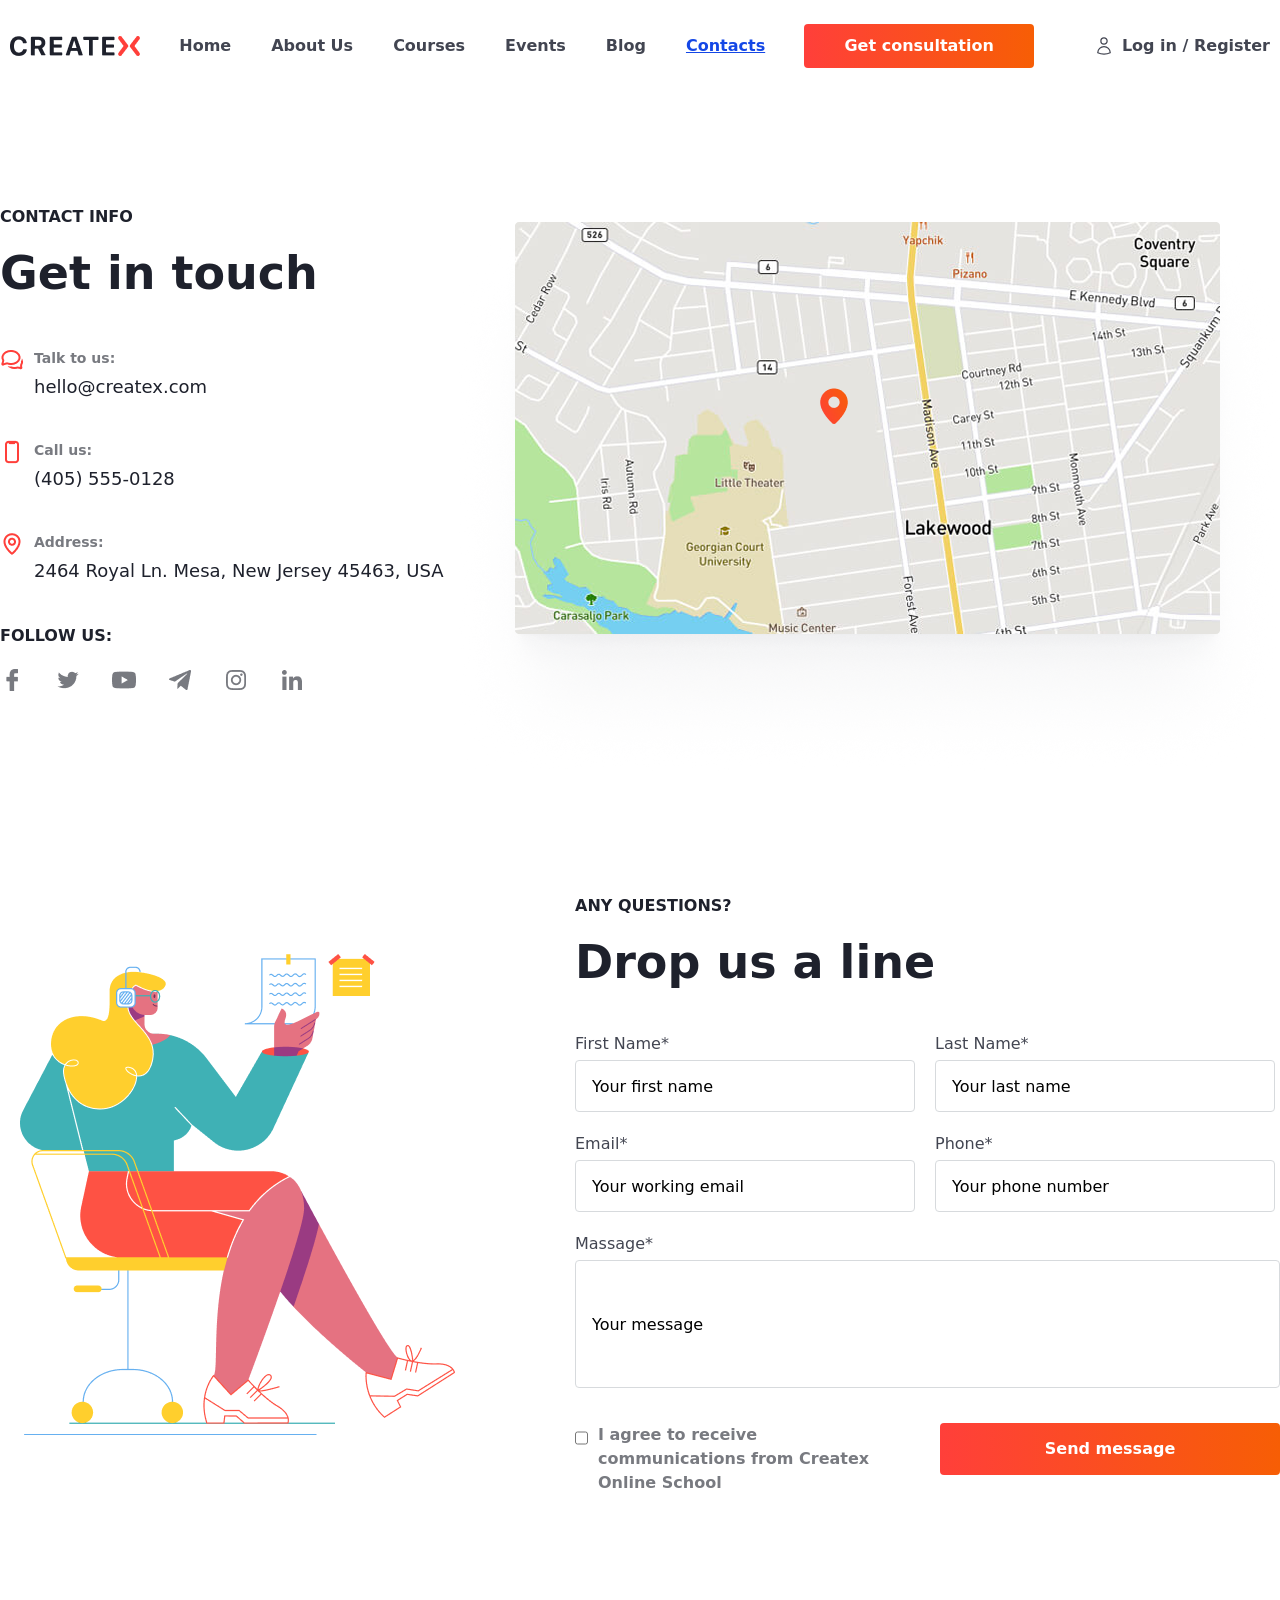
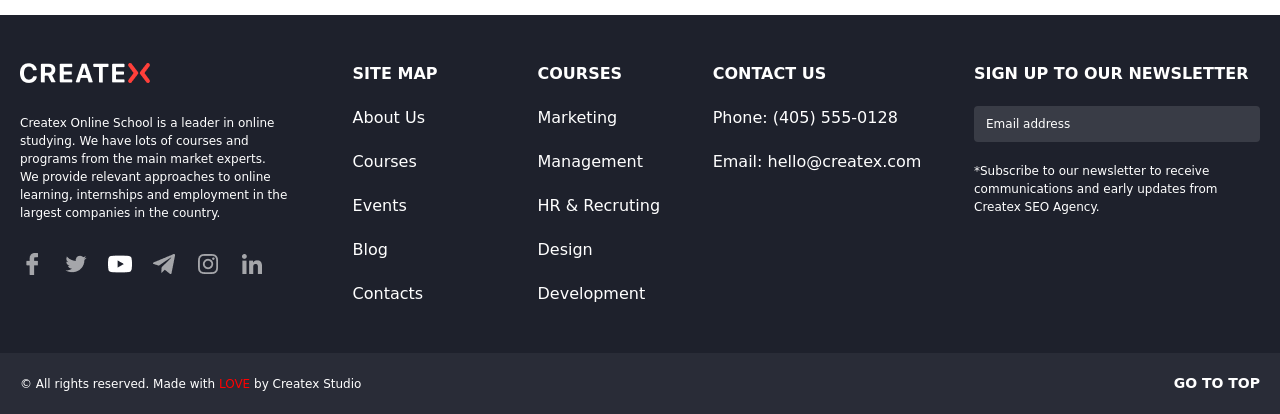
<file: page 3.html>
<!DOCTYPE html>
<html lang="en">
<head>
    <meta charset="UTF-8">
    <meta name="viewport" content="width=device-width, initial-scale=1.0">
    <title>Create.X</title>
    <link rel="stylesheet" href="./src/output.css">
</head>
<body>
    <main>
        <section class="w-full h-auto flex flex-col items-center gap-[50px]">
            <header class="w-full p-5 mt-[20px] lg:w-[1300px] h-[52px] flex justify-between items-center">
                <img class="w-[130px] h-[22px]" src="./images/logo.png" alt="">
                <nav class="hidden lg:flex gap-[40px] text-[#424551] font-bold">
                    <a href="./index.html">Home</a>
                    <a href="./page 2.html">About Us</a>
                    <a href="">Courses</a>
                    <a href="">Events</a>
                    <a href="./page 4.html">Blog</a>
                    <a href="./page 3.html" class="text-blue-700"><u>Contacts</u></a>
                </nav>
                <div class="hidden lg:flex gap-15">
                    <button class="px-[40px] py-[10px] rounded-[4px] text-white font-bold" style="background: linear-gradient(to right, #FF3F3A, #F75E05);">Get consultation</button>
                    <div class=" flex items-center gap-2 text-[#424551] font-bold">
                        <svg xmlns="http://www.w3.org/2000/svg" fill="none" viewBox="0 0 24 24" stroke-width="1.5" stroke="currentColor" class="w-[20px] h-[20px] text-[#424551] font-bold">
                        <path stroke-linecap="round" stroke-linejoin="round" d="M15.75 6a3.75 3.75 0 1 1-7.5 0 3.75 3.75 0 0 1 7.5 0ZM4.501 20.118a7.5 7.5 0 0 1 14.998 0A17.933 17.933 0 0 1 12 21.75c-2.676 0-5.216-.584-7.499-1.632Z" />
                        </svg>
                        <p>Log in / Register</p>
                    </div>
                </div>
                <svg xmlns="http://www.w3.org/2000/svg" fill="none" viewBox="0 0 24 24" stroke-width="1.5" stroke="currentColor" class="w-[35px] h-[35px] block lg:hidden">
                <path stroke-linecap="round" stroke-linejoin="round" d="M3.75 6.75h16.5M3.75 12h16.5m-16.5 5.25h16.5" />
                </svg>
            </header>
            <div class="w-full  flex justify-center items-start">
                <div class="w-full lg:w-[1300px] h-auto flex flex-col lg:flex-row justify-between items-center">
                    <div class="flex flex-col gap-[40px] items-center lg:items-start">
                        <div class="flex flex-col gap-[10px] text-[#1E212C] text-center lg:text-start">
                            <p class="font-bold">CONTACT INFO</p>
                            <h2 class="text-[46px] lg:text-[46px] font-black text-[#1E212C]">Get in touch</h2>
                        </div>
                        <div class="flex gap-[10px] items-start">
                            <img class="w-[24px] h-[24px]" src="./images/Chat.png" alt="">
                            <div class="flex flex-col gap-1">
                                <p class="text-[14px] font-bold text-[#787A80]">Talk to us:</p>
                                <p class="text-[18px] text-[#1E212C]">hello@createx.com</p>
                            </div>
                        </div>
                        <div class="flex gap-[10px] items-start">
                            <img class="w-[24px] h-[24px]" src="./images/iPhone.png" alt="">
                            <div class="flex flex-col gap-1">
                                <p class="text-[14px] font-bold text-[#787A80]">Call us:</p>
                                <p class="text-[18px] text-[#1E212C]">(405) 555-0128</p>
                            </div>
                        </div>
                        <div class="flex gap-[10px] items-start">
                            <img class="w-[24px] h-[24px]" src="./images/outline.png" alt="">
                            <div class="flex flex-col gap-1">
                                <p class="text-[14px] font-bold text-[#787A80]">Address:</p>
                                <p class="text-[18px] text-[#1E212C]">2464 Royal Ln. Mesa, New Jersey 45463, USA</p>
                            </div>
                        </div>
                        <div class="flex flex-col gap-[20px]">
                            <p class="text-[16px] font-bold text-[#1E212C]">FOLLOW US:</p>
                            <img class="w-[304px] h-[24px]" src="./images/socials (1).png" alt="">
                        </div>
                    </div>
                    <img class="order-[-1] lg:order-1 mt-[100px]" src="./images/map (2).png" alt="">
                </div>
            </div>
        </section>

        <section class="w-full p-5 lg:w-[1300px] m-auto mt-[100px] flex flex-col lg:flex-row gap-[40px] justify-between items-center">
            <img src="./images/illustration (5).png" alt="">
            <div class="flex flex-col lg:w-[705px] gap-[35px] items-center lg:items-start">
                <div class="flex flex-col gap-[10px] text-[#1E212C] text-center lg:text-start">
                    <p class="font-bold">ANY QUESTIONS?</p>
                    <h2 class="text-[46px] lg:text-[46px] font-black text-[#1E212C]">Drop us a line</h2>
                </div>
                <div class="flex flex-wrap gap-[20px]">
                    <div class="flex flex-col gap-1">
                        <p class="text-[#424551]">First Name*</p>
                        <input type="text" class="w-full lg:w-[340px] border border-[#D7DADD] h-[52px] px-[16px] rounded-[4px] bg-white" placeholder="Your first name">
                    </div>
                    <div class="flex flex-col gap-1">
                        <p class="text-[#424551]">Last Name*</p>
                        <input type="text" class="w-full lg:w-[340px] border border-[#D7DADD] h-[52px] px-[16px] rounded-[4px] bg-white" placeholder="Your last name">
                    </div>
                    <div class="flex flex-col gap-1">
                        <p class="text-[#424551]">Email*</p>
                        <input type="text" class="w-full lg:w-[340px] border border-[#D7DADD] h-[52px] px-[16px] rounded-[4px] bg-white" placeholder="Your working email">
                    </div>
                    <div class="flex flex-col gap-1">
                        <p class="text-[#424551]">Phone*</p>
                        <input type="text" class="w-full lg:w-[340px] border border-[#D7DADD] h-[52px] px-[16px] rounded-[4px] bg-white" placeholder="Your phone number">
                    </div>
                    <div class="flex flex-col gap-1">
                        <p class="text-[#424551]">Massage*</p>
                        <input type="text" class="w-full lg:w-[705px] h-[128px] border border-[#D7DADD] h-[52px] px-[16px] rounded-[4px] bg-white" placeholder="Your message">
                    </div>
                </div>
                <div class="w-full flex flex-col lg:flex-row gap-[30px] justify-between">
                    <div class="flex gap-[10px] items-start lg:w-[300px]">
                        <input class="w-[20px] mt-[5px] h-[20px]" type="checkbox">
                        <p class="text-[16px] font-bold text-[#787A80]">I agree to receive communications from Createx Online School</p>
                    </div>
                    <button class="px-[40px] py-[10px] rounded-[4px] w-full lg:w-[340px] h-[52px] text-white font-bold" style="background: linear-gradient(to right, #FF3F3A, #F75E05);">Send message</button>
                </div>
            </div>                                                                                                                                                                                                                                              
        </section>
    </main>

    <footer class="w-full flex mt-[100px] flex-col">
        <section class="w-full p-5 h-auto lg:h-[338px] bg-[#1E212C] text-white flex justify-center items-center text-white">
            <div class="w-full lg:w-[1300px] flex flex-col lg:flex-row justify-between gap-[40px] items-center lg:items-start">
                <div class="flex flex-col gap-[30px] lg:w-[280px] items-center lg:items-start">
                    <img class="w-[130px] h-[22px]" src="./images/logo (9).png" alt="">
                    <p class="text-[12px]">Createx Online School is a leader in online studying. We have lots of courses and programs from the main market experts. We provide relevant approaches to online learning, internships and employment in the largest companies in the country. </p>
                    <img class="w-[244px] h-[24px]" src="./images/socials.png" alt="">
                </div>
                <div class=" flex gap-[70px] lg:gap-[100px]">
                <div class="flex flex-col gap-[20px]">
                    <p class="font-bold">SITE MAP</p>
                    <p>About Us</p>
                    <p>Courses</p>
                    <p>Events</p>
                    <p>Blog</p>
                    <p>Contacts</p>
                </div>
                <div class="flex flex-col gap-[20px]">
                    <p class="font-bold">COURSES</p>
                    <p>Marketing</p>
                    <p>Management</p>
                    <p>HR & Recruting</p>
                    <p>Design</p>
                    <p>Development</p>
                </div>
                </div>
                <div class="flex flex-col gap-[20px]">
                    <p class="font-bold">CONTACT US</p>
                    <p>Phone: (405) 555-0128</p>
                    <p>Email: hello@createx.com</p>
                </div>
                <div class="flex flex-col gap-[20px] lg:w-[286px]">
                    <p class="font-bold">SIGN UP TO OUR NEWSLETTER</p>
                    <input type="text" class="bg-[#FFFFFF1F] px-[12px] py-[9px] rounded-[4px] text-[12px]" placeholder="Email address">
                    <p class="text-[12px]">*Subscribe to our newsletter to receive communications and early updates from Createx SEO Agency.</p>
                </div>
            </div>
        </section>
        <section class="w-full flex justify-center items-center bg-[#292C37]">
            <div class="w-full p-5 lg:w-[1300px] flex flex-col lg:flex-row justify-between items-center text-white text-center lg:text-start">
                <p class="text-[12px]">© All rights reserved. Made with <span class="text-[red]">LOVE</span> by Createx Studio</p>
                <p class="text-[14px] font-bold">GO TO TOP</p>
            </div>
        </section>
    </footer>
</body>
</html>
</file>
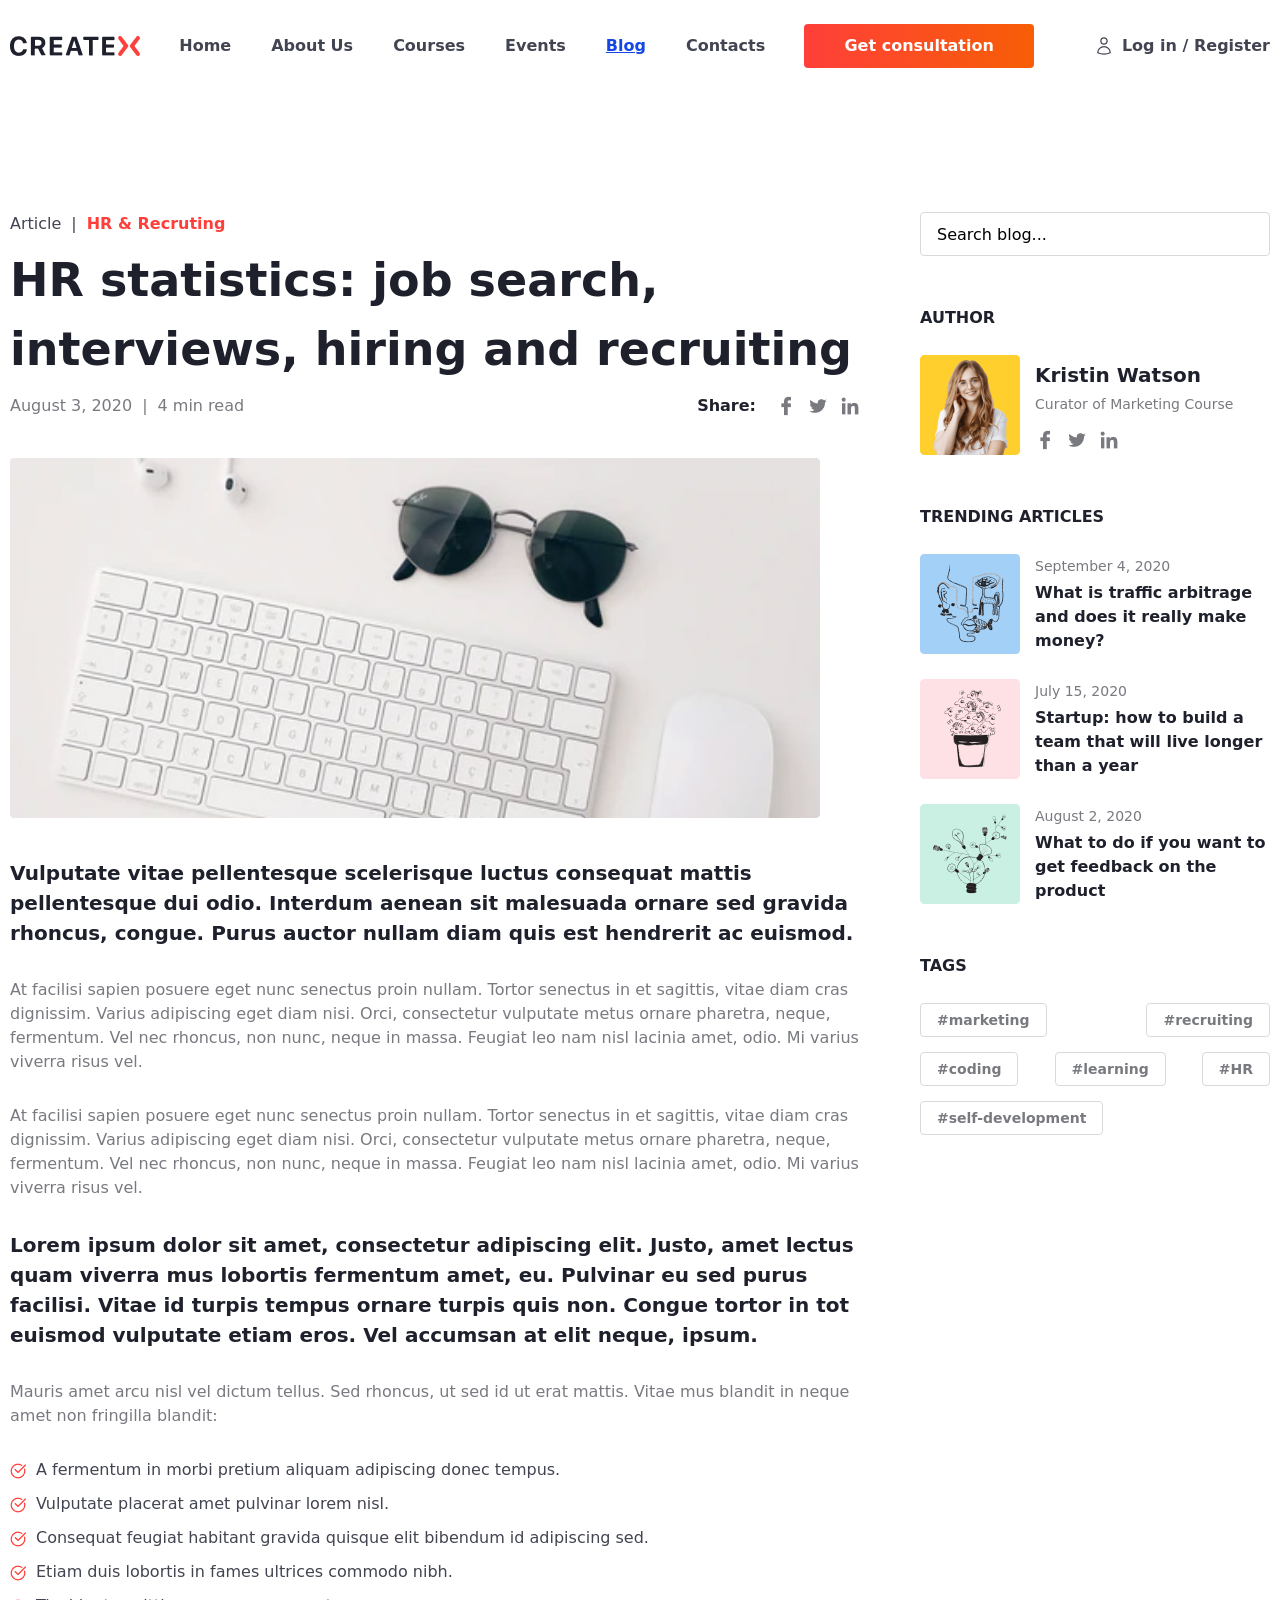
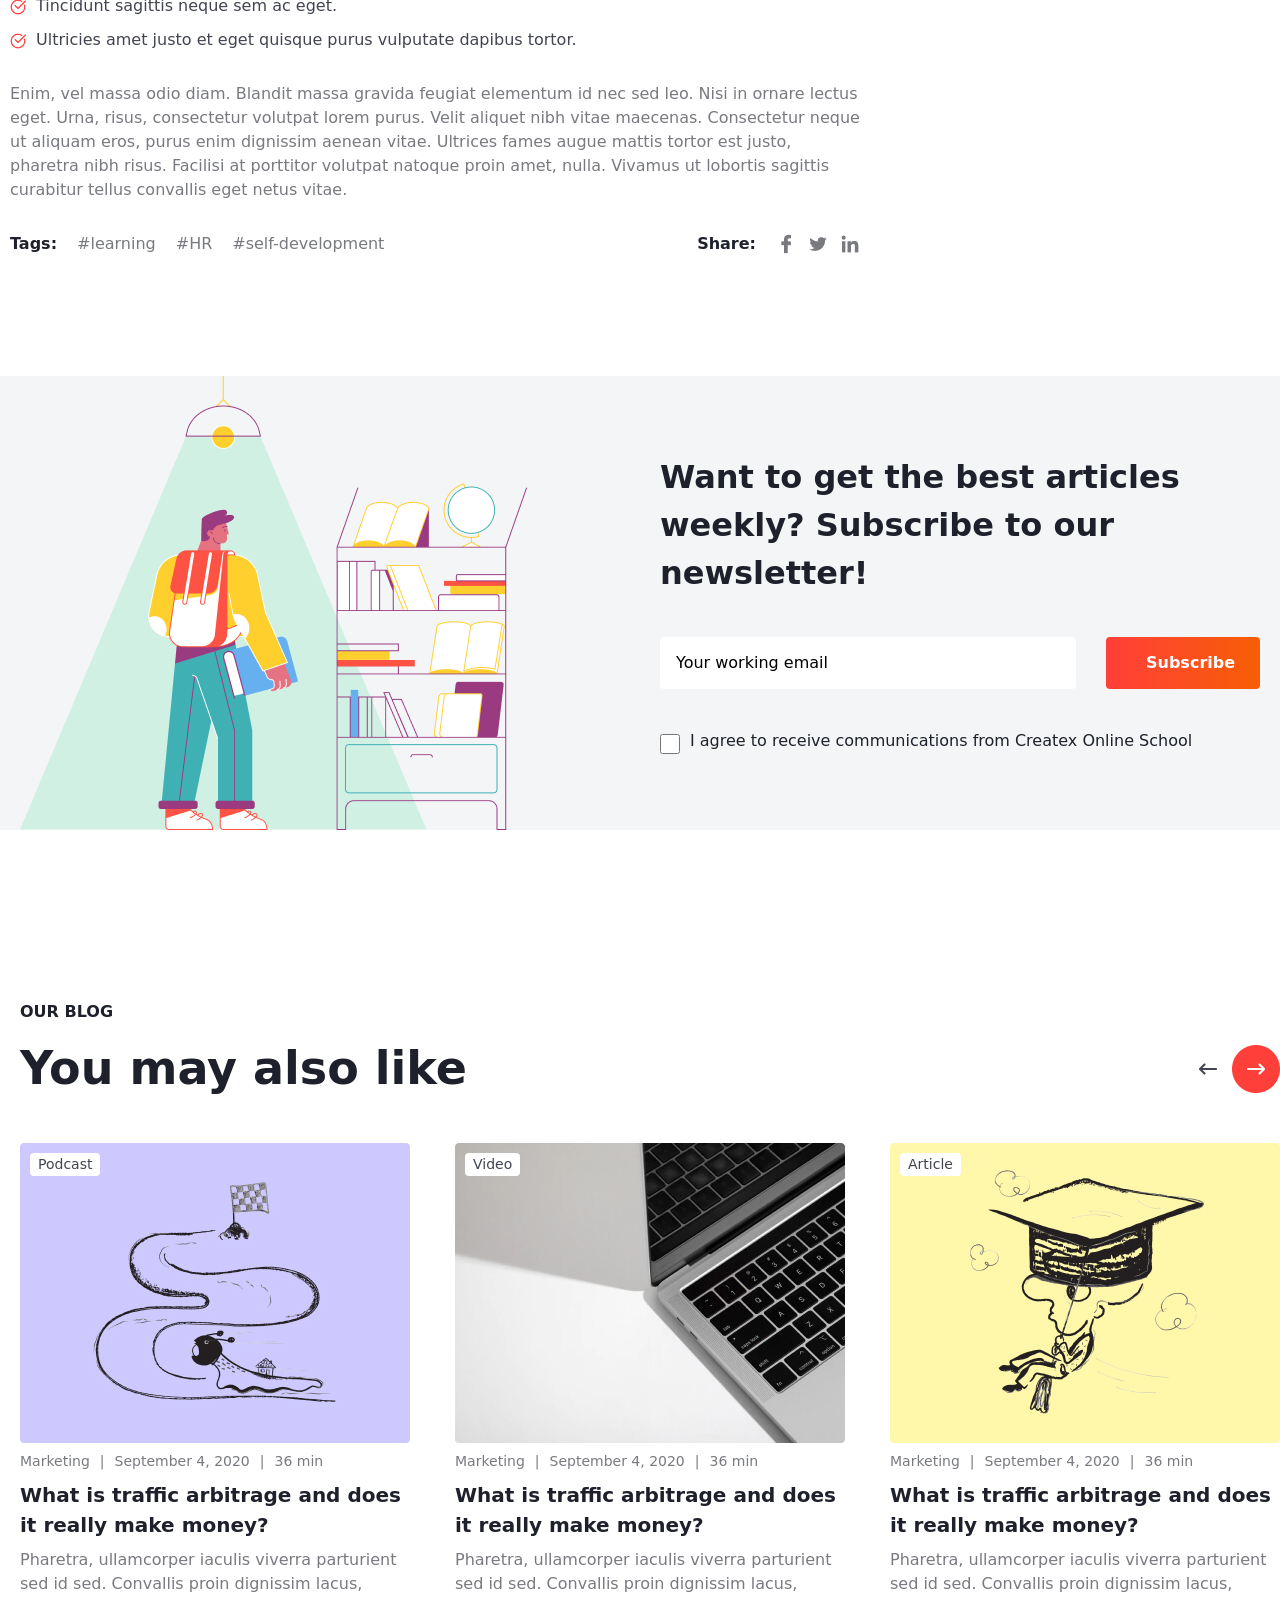
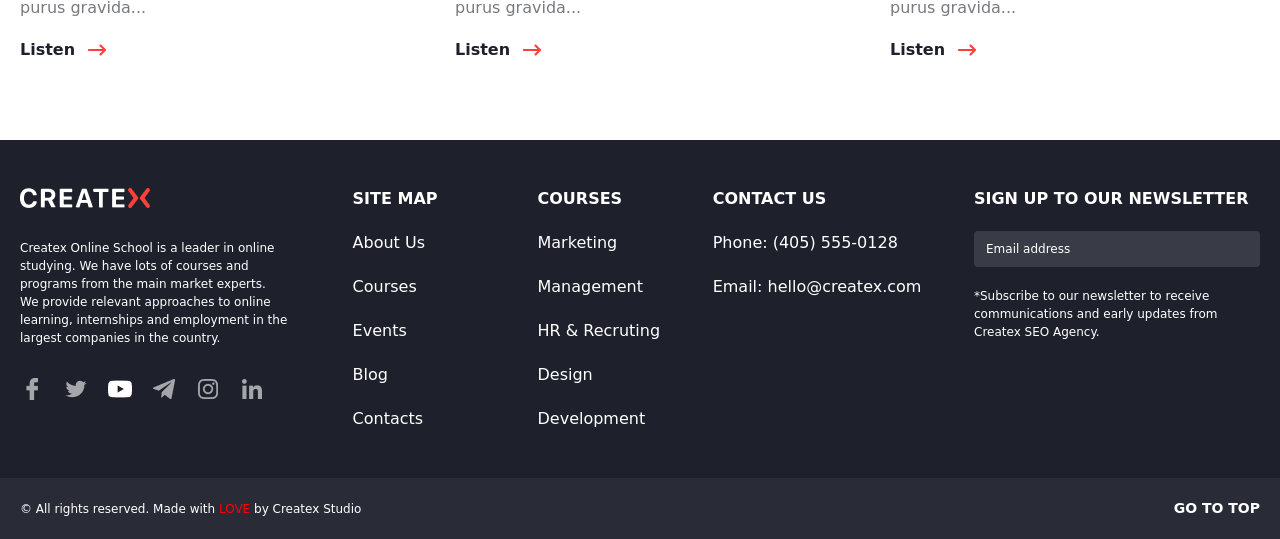
<file: page 4.html>
<!DOCTYPE html>
<html lang="en">
<head>
    <meta charset="UTF-8">
    <meta name="viewport" content="width=device-width, initial-scale=1.0">
    <title>Create.X</title>
    <link rel="stylesheet" href="./src/output.css">
</head>
<body>
    <main>
        <section class="w-full h-auto flex flex-col items-center gap-[50px] lg:gap-[120px]">
            <header class="w-full p-5 mt-[20px] lg:w-[1300px] h-[52px] flex justify-between items-center">
                <img class="w-[130px] h-[22px]" src="./images/logo.png" alt="">
                <nav class="hidden lg:flex gap-[40px] text-[#424551] font-bold">
                    <a href="./index.html">Home</a>
                    <a href="./page 2.html">About Us</a>
                    <a href="./page 5.html">Courses</a>
                    <a href="">Events</a>
                    <a href="./page 4.html" class="text-blue-700"><u>Blog</u></a>
                    <a href="./page 3.html">Contacts</a>
                </nav>
                <div class="hidden lg:flex gap-15">
                    <button class="px-[40px] py-[10px] rounded-[4px] text-white font-bold" style="background: linear-gradient(to right, #FF3F3A, #F75E05);">Get consultation</button>
                    <div class=" flex items-center gap-2 text-[#424551] font-bold">
                        <svg xmlns="http://www.w3.org/2000/svg" fill="none" viewBox="0 0 24 24" stroke-width="1.5" stroke="currentColor" class="w-[20px] h-[20px] text-[#424551] font-bold">
                        <path stroke-linecap="round" stroke-linejoin="round" d="M15.75 6a3.75 3.75 0 1 1-7.5 0 3.75 3.75 0 0 1 7.5 0ZM4.501 20.118a7.5 7.5 0 0 1 14.998 0A17.933 17.933 0 0 1 12 21.75c-2.676 0-5.216-.584-7.499-1.632Z" />
                        </svg>
                        <p>Log in / Register</p>
                    </div>
                </div>
                <svg xmlns="http://www.w3.org/2000/svg" fill="none" viewBox="0 0 24 24" stroke-width="1.5" stroke="currentColor" class="w-[35px] h-[35px] block lg:hidden">
                <path stroke-linecap="round" stroke-linejoin="round" d="M3.75 6.75h16.5M3.75 12h16.5m-16.5 5.25h16.5" />
                </svg>
            </header>
            <div class="w-full p-5 lg:w-[1300px] h-auto flex flex-col gap-[50px] lg:gap-[170px]">
                <div class="w-full flex flex-col lg:flex-row gap-[50px] justify-between items-start">
                    <div class="w-full lg:w-[850px] flex flex-col gap-[40px] items-center lg:items-start">
                        <div class="flex flex-col gap-[10px] text-[#1E212C] text-center lg:text-start items-center lg:items-start">
                            <div class="flex gap-[10px] text-[16px] text-center lg:text-start items-center lg:items-start font-medium text-[#424551]">
                                <p>Article</p>
                                <p>|</p>
                                <p class="text-[#FF3F3A] font-bold">HR & Recruting</p>
                            </div>
                            <h2 class="text-[46px] lg:text-[46px] font-black text-[#1E212C]">HR statistics: job search,  interviews, hiring and recruiting</h2>
                            <div class="w-full flex justify-between items-center flex-col lg:flex-row">
                                <div class="flex gap-[10px] text-[16px] font-medium text-[#787A80]">
                                    <p>August 3, 2020</p>
                                    <p>|</p>
                                    <p>4 min read</p>
                                </div>
                                <div class="flex gap-[20px] items-center">
                                    <p class="text-[#1E212C] font-bold">Share:</p>
                                    <img class="w-[84px] h-[20px]" src="./images/socials (2).png" alt="">
                                </div>
                            </div>
                        </div>
                        <img src="./images/image (34).png" alt="">
                        <div class="flex flex-col gap-[30px] ">
                            <p class="text-[20px] font-bold text-[#1E212C]">Vulputate vitae pellentesque scelerisque luctus consequat mattis pellentesque dui odio. Interdum aenean sit malesuada ornare sed gravida rhoncus, congue. Purus auctor nullam diam quis est hendrerit ac euismod. </p>
                            <p class="text-[#787A80]">At facilisi sapien posuere eget nunc senectus proin nullam. Tortor senectus in et sagittis, vitae diam cras dignissim. Varius adipiscing eget diam nisi. Orci, consectetur vulputate metus ornare pharetra, neque, fermentum. Vel nec rhoncus, non nunc, neque in massa. Feugiat leo nam nisl lacinia amet, odio. Mi varius viverra risus vel.</p>
                            <p class="text-[#787A80]">At facilisi sapien posuere eget nunc senectus proin nullam. Tortor senectus in et sagittis, vitae diam cras dignissim. Varius adipiscing eget diam nisi. Orci, consectetur vulputate metus ornare pharetra, neque, fermentum. Vel nec rhoncus, non nunc, neque in massa. Feugiat leo nam nisl lacinia amet, odio. Mi varius viverra risus vel.</p>
                            <p class="text-[20px] font-bold text-[#1E212C]">Lorem ipsum dolor sit amet, consectetur adipiscing elit. Justo, amet lectus quam viverra mus lobortis fermentum amet, eu. Pulvinar eu sed purus  facilisi. Vitae id turpis tempus ornare turpis quis non. Congue tortor in tot euismod vulputate etiam eros. Vel accumsan at elit neque, ipsum.</p>
                            <p class="text-[#787A80]">Mauris amet arcu nisl vel dictum tellus. Sed rhoncus, ut sed id ut erat mattis. Vitae mus blandit in neque amet non fringilla blandit:</p>
                            <div class="flex flex-col gap-[10px] text-center lg:text-start">
                                <div class="flex gap-[10px] items-start">
                                    <img class="w-4 h-4 mt-[5px]" src="./images/check.png" alt="">
                                    <p class="text-[#424551]">A fermentum in morbi pretium aliquam adipiscing donec tempus.</p>
                                </div>
                                <div class="flex gap-[10px] items-start">
                                    <img class="w-4 h-4 mt-[5px]" src="./images/check.png" alt="">
                                    <p class="text-[#424551]">Vulputate placerat amet pulvinar lorem nisl.</p>
                                </div>
                                <div class="flex gap-[10px] items-start">
                                    <img class="w-4 h-4 mt-[5px]" src="./images/check.png" alt="">
                                    <p class="text-[#424551]">Consequat feugiat habitant gravida quisque elit bibendum id adipiscing sed.</p>
                                </div>
                                <div class="flex gap-[10px] items-start">
                                    <img class="w-4 h-4 mt-[5px]" src="./images/check.png" alt="">
                                    <p class="text-[#424551]">Etiam duis lobortis in fames ultrices commodo nibh.</p>
                                </div>
                                <div class="flex gap-[10px] items-start">
                                    <img class="w-4 h-4 mt-[5px]" src="./images/check.png" alt="">
                                    <p class="text-[#424551]">Tincidunt sagittis neque sem ac eget.</p>
                                </div>
                                <div class="flex gap-[10px] items-start">
                                    <img class="w-4 h-4 mt-[5px]" src="./images/check.png" alt="">
                                    <p class="text-[#424551]">Ultricies amet justo et eget quisque purus vulputate dapibus tortor.</p>
                                </div>
                            </div>
                            <p class="text-[#787A80]">Enim, vel massa odio diam. Blandit massa gravida feugiat elementum id nec sed leo. Nisi in ornare lectus eget. Urna, risus, consectetur volutpat lorem purus. Velit aliquet nibh vitae maecenas. Consectetur neque ut aliquam eros, purus enim dignissim aenean vitae. Ultrices fames augue mattis tortor est justo, pharetra nibh risus. Facilisi at porttitor volutpat natoque proin amet, nulla. Vivamus ut lobortis sagittis curabitur tellus convallis eget netus vitae.</p>
                            <div class="w-full flex justify-between items-center flex-col lg:flex-row">
                                <div class="flex gap-[20px] text-[16px] font-medium text-[#787A80]">
                                    <p class="text-[#1E212C] font-bold">Tags:</p>
                                    <p>#learning</p>
                                    <p>#HR</p>
                                    <p>#self-development</p>
                                </div>
                                <div class="flex gap-[20px] items-center">
                                    <p class="text-[#1E212C] font-bold">Share:</p>
                                    <img class="w-[84px] h-[20px]" src="./images/socials (2).png" alt="">
                                </div>
                            </div>
                        </div>
                    </div>

                    <div class="w-full lg:w-[350px] h-auto flex flex-col gap-[50px] items-center lg:items-start">
                        <input type="text" class="w-full h-[44px] px-[16px] border border-[#D7DADD] rounded-[4px] bg-white" placeholder="Search blog...">
                        <div class="flex flex-col gap-[25px]">
                            <p class="text-[#1E212C] font-bold">AUTHOR</p>
                            <div class="flex gap-[15px] items-center">
                                <img class="w-[100px] h-[100px]" src="./images/image (35).png" alt="">
                                <div class="flex flex-col gap-[15px]">
                                    <div class="flex flex-col gap-1 text-start">
                                        <p class="text-[20px] font-bold text-[#1E212C]">Kristin Watson</p>
                                        <p class="text-[#787A80] text-[14px]">Curator of Marketing Course</p>
                                    </div>
                                    <img class="w-[84px] h-[20px]" src="./images/socials (2).png" alt="">
                                </div>
                            </div>
                        </div>
                        <div class="flex flex-col gap-[25px]">
                            <p class="text-[#1E212C] font-bold">TRENDING ARTICLES</p>
                            <div class="flex gap-[15px] items-center">
                                <img class="w-[100px] h-[100px]" src="./images/image.jpg" alt="">
                                <div class="flex flex-col gap-[15px]">
                                    <div class="flex flex-col gap-1 text-start">
                                        <p class="text-[#787A80] text-[14px]">September 4, 2020</p>
                                        <p class="text-[16px] font-bold text-[#1E212C]">What is traffic arbitrage and does it really make money?</p>
                                    </div>
                                </div>
                            </div>
                            <div class="flex gap-[15px] items-center">
                                <img class="w-[100px] h-[100px]" src="./images/image (1).jpg" alt="">
                                <div class="flex flex-col gap-[15px]">
                                    <div class="flex flex-col gap-1 text-start">
                                        <p class="text-[#787A80] text-[14px]">July 15, 2020</p>
                                        <p class="text-[16px] font-bold text-[#1E212C]">Startup: how to build a team that will live longer than a year</p>
                                    </div>
                                </div>
                            </div>
                            <div class="flex gap-[15px] items-center">
                                <img class="w-[100px] h-[100px]" src="./images/image (2).jpg" alt="">
                                <div class="flex flex-col gap-[15px]">
                                    <div class="flex flex-col gap-1 text-start">
                                        <p class="text-[#787A80] text-[14px]">August 2, 2020</p>
                                        <p class="text-[16px] font-bold text-[#1E212C]">What to do if you want to get feedback on the product</p>
                                    </div>
                                </div>
                            </div>
                        </div>
                        <div class="flex flex-col gap-[25px]">
                            <p class="text-[#1E212C] font-bold">TAGS</p>
                            <div class="flex gap-[15px] items-center flex-wrap justify-between items-center">
                                <div class="px-[16px] py-[5.5px] rounded-[4px] border border-[#D7DADD]">
                                    <p class="text-[#787A80] font-bold text-[14px]">#marketing</p>
                                </div>
                                <div class="px-[16px] py-[5.5px] rounded-[4px] border border-[#D7DADD]">
                                    <p class="text-[#787A80] font-bold text-[14px]">#recruiting</p>
                                </div>
                                <div class="px-[16px] py-[5.5px] rounded-[4px] border border-[#D7DADD]">
                                    <p class="text-[#787A80] font-bold text-[14px]">#coding</p>
                                </div>
                                <div class="px-[16px] py-[5.5px] rounded-[4px] border border-[#D7DADD]">
                                    <p class="text-[#787A80] font-bold text-[14px]">#learning</p>
                                </div>
                                <div class="px-[16px] py-[5.5px] rounded-[4px] border border-[#D7DADD]">
                                    <p class="text-[#787A80] font-bold text-[14px]">#HR</p>
                                </div>
                                <div class="px-[16px] py-[5.5px] rounded-[4px] border border-[#D7DADD]">
                                    <p class="text-[#787A80] font-bold text-[14px]">#self-development</p>
                                </div>
                            </div>
                        </div>
                    </div>
                </div>
            </div>
        </section>

        <section class="w-full h-auto lg:h-[454px] mt-[100px] bg-[#F4F5F6] flex justify-center items-center">
            <div class="w-full p-5 lg:w-[1300px] flex flex-col lg:flex-row gap-[40px] justify-between items-center">
                <img src="./images/illustration (6).png" alt="">
                <div class="w-full lg:w-[600px] flex flex-col gap-[40px]">
                    <h2 class="text-[32px] font-black text-[#1E212C]">Want to get the best articles weekly? Subscribe to our newsletter!</h2>
                    <div class="flex gap-[30px] flex-col lg:flex-row items-center lg:items-start">
                        <input type="text" class="w-full lg:w-[422px] h-[52px] px-[16px] border-none rounded-[4px] bg-white" placeholder="Your working email">
                        <button class="px-[40px] py-[10px] rounded-[4px] text-white font-bold w-[154px] h-[52px]" style="background: linear-gradient(to right, #FF3F3A, #F75E05);">Subscribe</button>
                    </div>
                    <div class="flex gap-[10px] items-center">
                        <input class="w-[20px] mt-[5px] h-[20px]" type="checkbox">
                        <p class="text-[16px] text-[#1E212C]">I agree to receive communications from Createx Online School</p>
                    </div>
                </div>
            </div>
        </section>

        <section class="w-full p-5 lg:w-[1300px] flex flex-col h-auto lg:h-[660px] gap-[40px] m-auto mt-[150px]">
            <div class="flex flex-col gap-[10px] text-[#1E212C] text-center lg:text-start w-full">
                <p class="font-bold">OUR BLOG</p>
                <div class="flex flex-col text-center lg:text-start w-full lg:flex-row justify-between items-center gap-[20px]">
                    <h2 class="text-[46px] lg:text-[46px] font-black text-[#1E212C]">You may also like</h2>
                    <img class="" src="./images/hover2.png" alt="">
                </div>
            </div>
            <div class="w-full flex flex-col lg:flex-row gap-[30px] justify-between items-center">
                <div class="w-full lg:w-[390px] h-[507px] flex flex-col gap-2 relative">
                    <img src="./images/group 542.jpg" alt="">
                    <div class="py-[1px] px-[8px] rounded-[4px] bg-white absolute top-[10px] left-[10px]">
                        <p class="text-[#424551] text-[14px]">Podcast</p>
                    </div>
                    <div class="flex flex-col gap-2">
                        <div class="flex gap-[10px] text-[14px] font-medium text-[#787A80]">
                            <p>Marketing</p>
                            <p>|</p>
                            <p>September 4, 2020</p>
                            <p>|</p>
                            <p>36 min</p>
                        </div>
                        <p class="text-[20px] font-bold text-[#1E212C]">What is traffic arbitrage and does it really make money?</p>
                        <p class="text-[#787A80]">Pharetra, ullamcorper iaculis viverra parturient sed id sed. Convallis proin dignissim lacus, purus gravida...</p>
                        <div class="flex gap-[10px] mt-[10px] items-center">
                            <p class="text-[#1E212C] font-bold">Listen</p>
                            <img src="./images/Right.png" alt="">
                        </div>
                    </div>
                </div>
                <div class="w-full lg:w-[390px] h-[507px] flex flex-col gap-2 relative">
                    <img src="./images/group 543.jpg" alt="">
                    <div class="py-[1px] px-[8px] rounded-[4px] bg-white absolute top-[10px] left-[10px]">
                        <p class="text-[#424551] text-[14px]">Video</p>
                    </div>
                    <div class="flex flex-col gap-2">
                        <div class="flex gap-[10px] text-[14px] font-medium text-[#787A80]">
                            <p>Marketing</p>
                            <p>|</p>
                            <p>September 4, 2020</p>
                            <p>|</p>
                            <p>36 min</p>
                        </div>
                        <p class="text-[20px] font-bold text-[#1E212C]">What is traffic arbitrage and does it really make money?</p>
                        <p class="text-[#787A80]">Pharetra, ullamcorper iaculis viverra parturient sed id sed. Convallis proin dignissim lacus, purus gravida...</p>
                        <div class="flex gap-[10px] mt-[10px] items-center">
                            <p class="text-[#1E212C] font-bold">Listen</p>
                            <img src="./images/Right.png" alt="">
                        </div>
                    </div>
                </div>
                <div class="w-full lg:w-[390px] h-[507px] flex flex-col gap-2 relative">
                    <img src="./images/group 541.jpg" alt="">
                    <div class="py-[1px] px-[8px] rounded-[4px] bg-white absolute top-[10px] left-[10px]">
                        <p class="text-[#424551] text-[14px]">Article</p>
                    </div>
                    <div class="flex flex-col gap-2">
                        <div class="flex gap-[10px] text-[14px] font-medium text-[#787A80]">
                            <p>Marketing</p>
                            <p>|</p>
                            <p>September 4, 2020</p>
                            <p>|</p>
                            <p>36 min</p>
                        </div>
                        <p class="text-[20px] font-bold text-[#1E212C]">What is traffic arbitrage and does it really make money?</p>
                        <p class="text-[#787A80]">Pharetra, ullamcorper iaculis viverra parturient sed id sed. Convallis proin dignissim lacus, purus gravida...</p>
                        <div class="flex gap-[10px] mt-[10px] items-center">
                            <p class="text-[#1E212C] font-bold">Listen</p>
                            <img src="./images/Right.png" alt="">
                        </div>
                    </div>
                </div>
            </div>
        </section>
    </main>

    <footer class="w-full flex mt-[100px] flex-col">
        <section class="w-full p-5 h-auto lg:h-[338px] bg-[#1E212C] text-white flex justify-center items-center text-white">
            <div class="w-full lg:w-[1300px] flex flex-col lg:flex-row justify-between gap-[40px] items-center lg:items-start">
                <div class="flex flex-col gap-[30px] lg:w-[280px] items-center lg:items-start">
                    <img class="w-[130px] h-[22px]" src="./images/logo (9).png" alt="">
                    <p class="text-[12px]">Createx Online School is a leader in online studying. We have lots of courses and programs from the main market experts. We provide relevant approaches to online learning, internships and employment in the largest companies in the country. </p>
                    <img class="w-[244px] h-[24px]" src="./images/socials.png" alt="">
                </div>
                <div class=" flex gap-[70px] lg:gap-[100px]">
                <div class="flex flex-col gap-[20px]">
                    <p class="font-bold">SITE MAP</p>
                    <p>About Us</p>
                    <p>Courses</p>
                    <p>Events</p>
                    <p>Blog</p>
                    <p>Contacts</p>
                </div>
                <div class="flex flex-col gap-[20px]">
                    <p class="font-bold">COURSES</p>
                    <p>Marketing</p>
                    <p>Management</p>
                    <p>HR & Recruting</p>
                    <p>Design</p>
                    <p>Development</p>
                </div>
                </div>
                <div class="flex flex-col gap-[20px]">
                    <p class="font-bold">CONTACT US</p>
                    <p>Phone: (405) 555-0128</p>
                    <p>Email: hello@createx.com</p>
                </div>
                <div class="flex flex-col gap-[20px] lg:w-[286px]">
                    <p class="font-bold">SIGN UP TO OUR NEWSLETTER</p>
                    <input type="text" class="bg-[#FFFFFF1F] px-[12px] py-[9px] rounded-[4px] text-[12px]" placeholder="Email address">
                    <p class="text-[12px]">*Subscribe to our newsletter to receive communications and early updates from Createx SEO Agency.</p>
                </div>
            </div>
        </section>
        <section class="w-full flex justify-center items-center bg-[#292C37]">
            <div class="w-full p-5 lg:w-[1300px] flex flex-col lg:flex-row justify-between items-center text-white text-center lg:text-start">
                <p class="text-[12px]">© All rights reserved. Made with <span class="text-[red]">LOVE</span> by Createx Studio</p>
                <p class="text-[14px] font-bold">GO TO TOP</p>
            </div>
        </section>
    </footer>
</body>
</html>
</file>
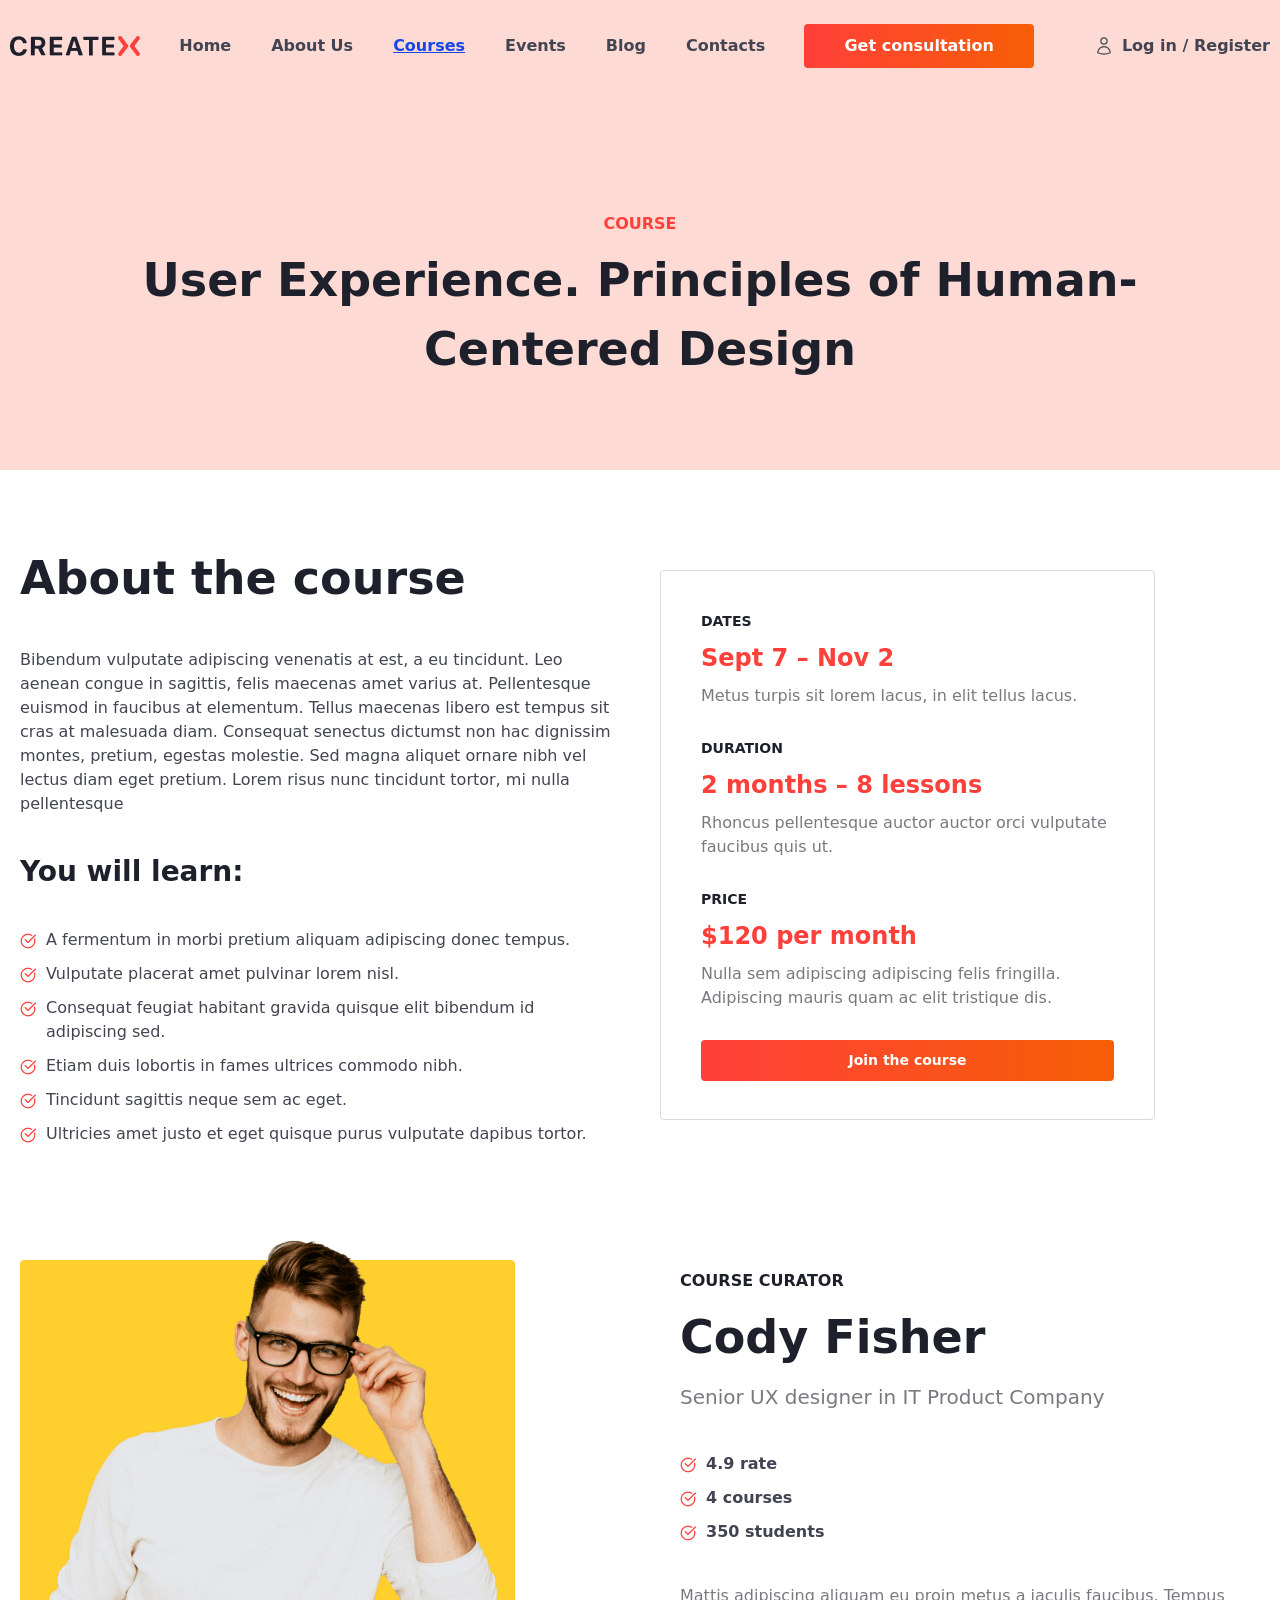
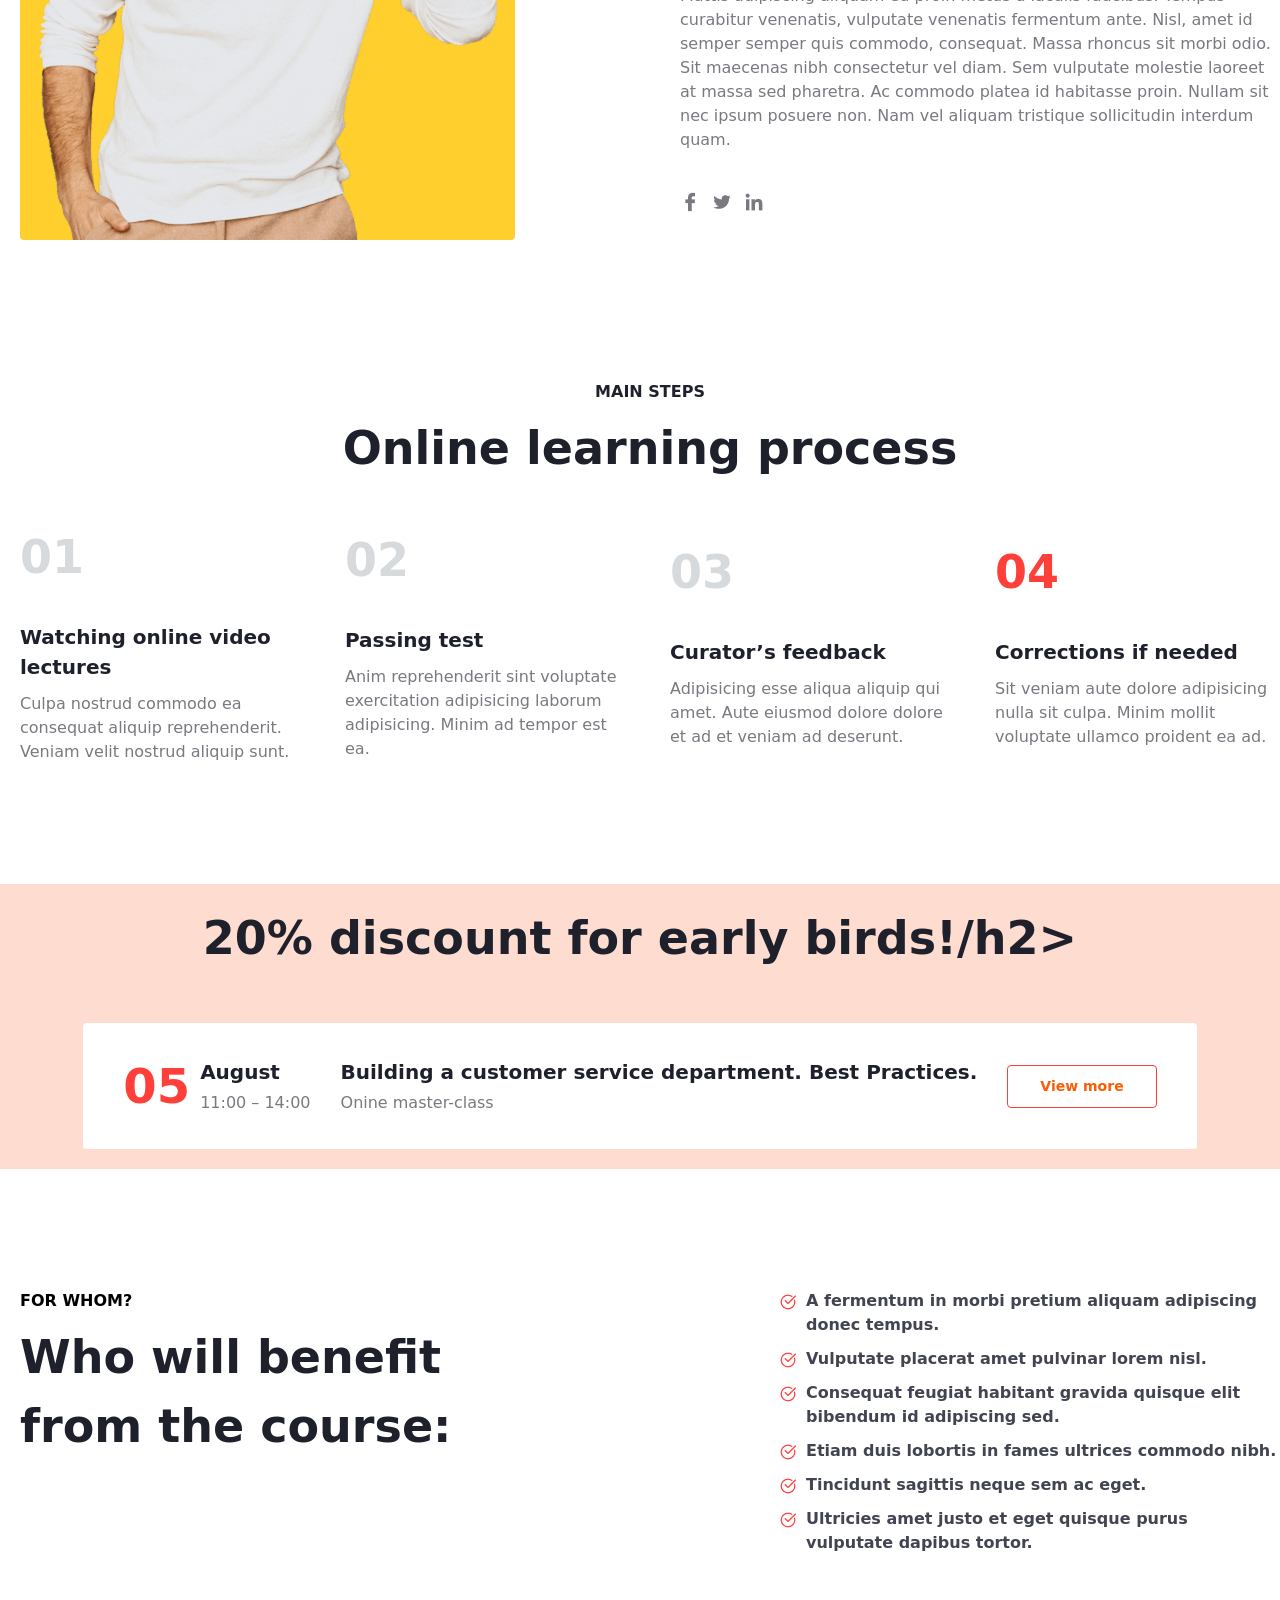
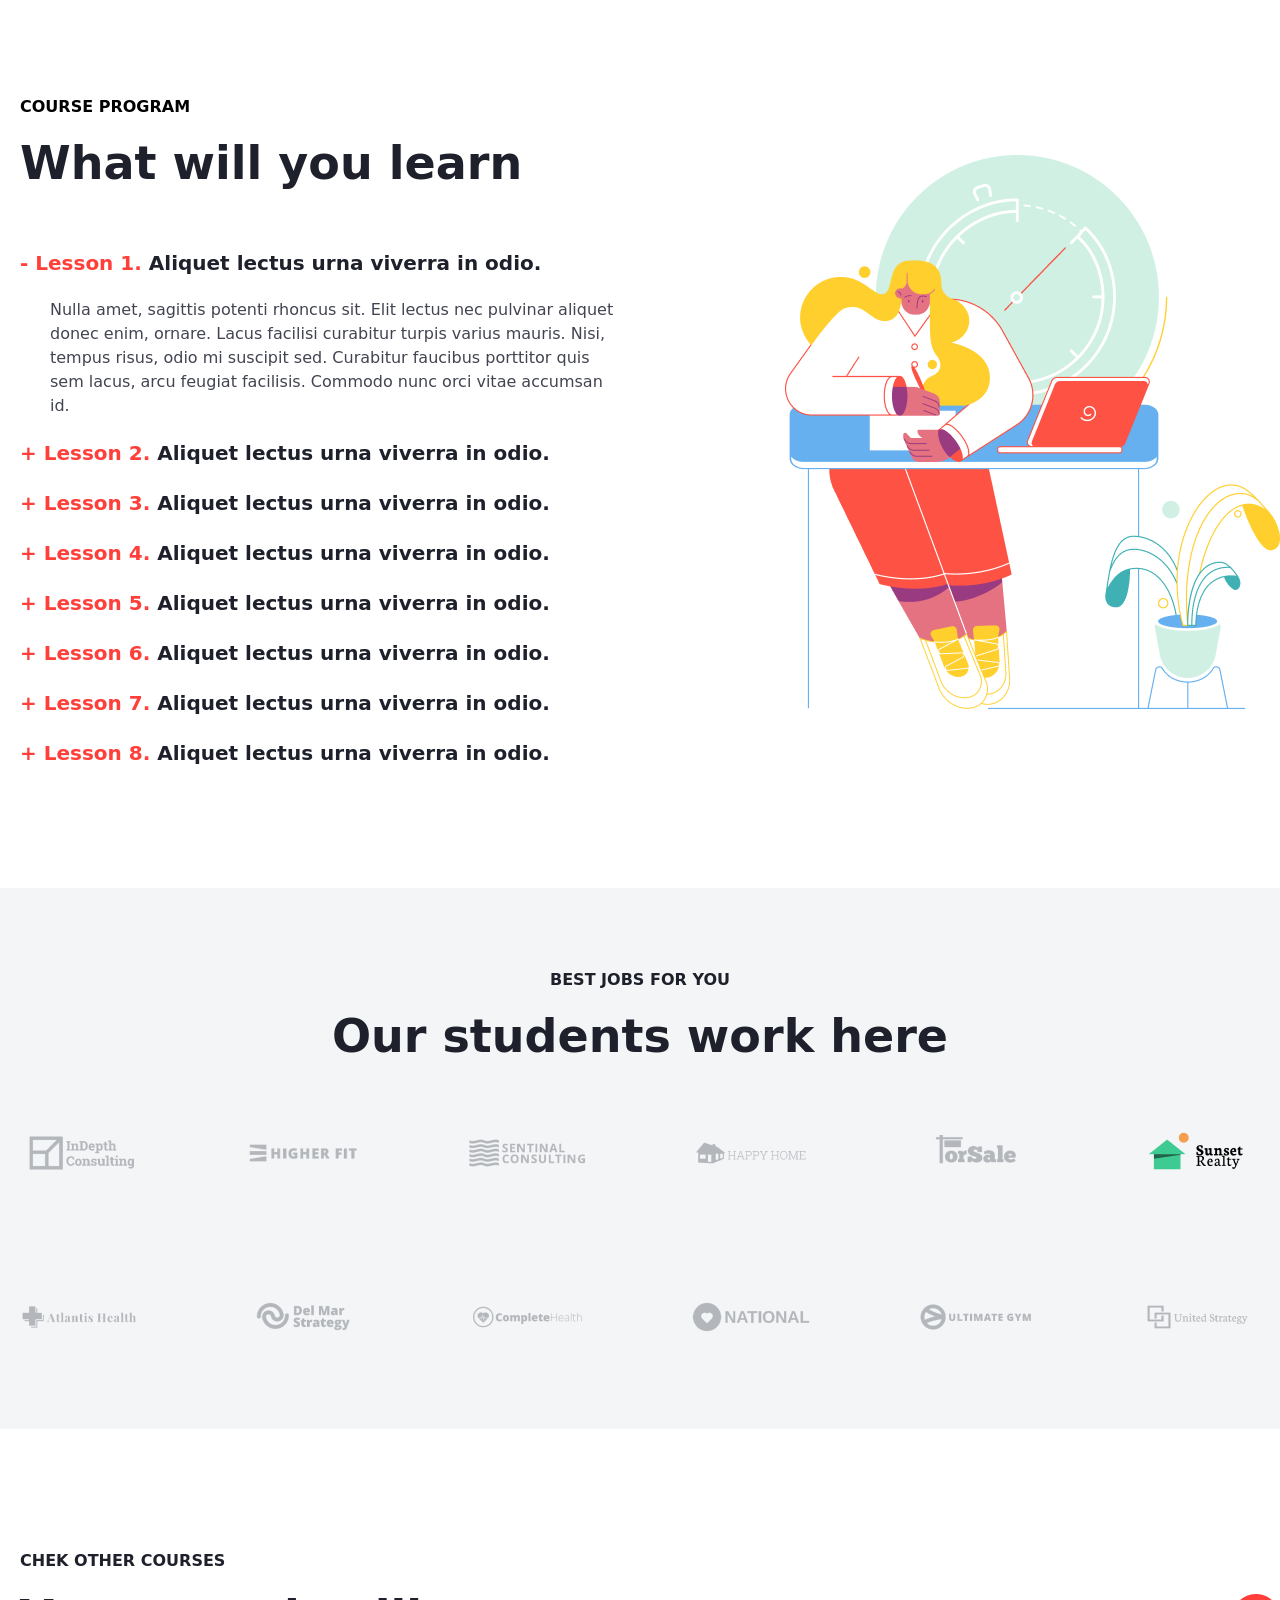
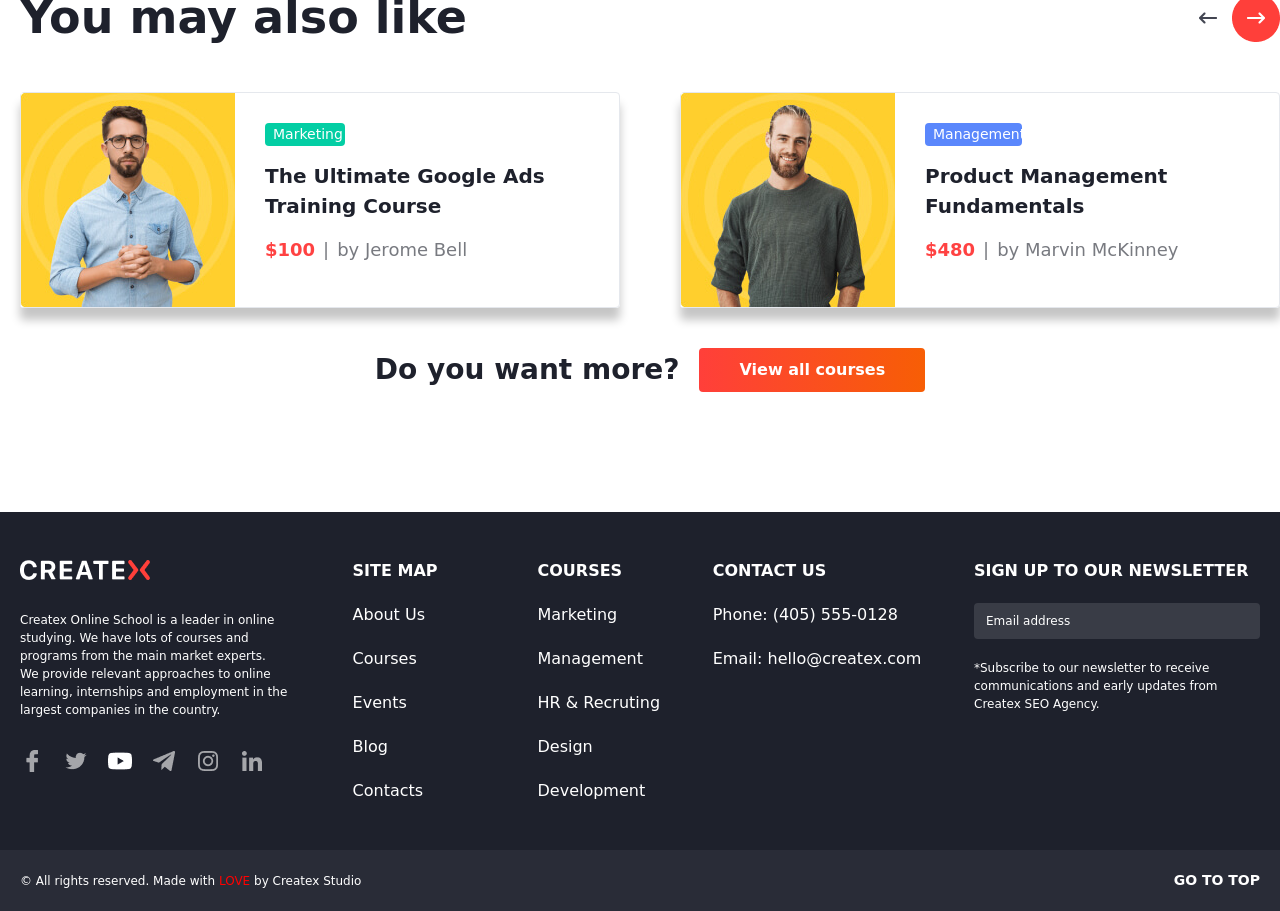
<file: page 5.html>
<!DOCTYPE html>
<html lang="en">
<head>
    <meta charset="UTF-8">
    <meta name="viewport" content="width=device-width, initial-scale=1.0">
    <title>Create.X</title>
    <link rel="stylesheet" href="./src/output.css">
</head>
<body>
    <main>
        <section class="w-full bg-[#FEDAD5] lg:h-[470px] flex flex-col items-center gap-[50px] lg:gap-[120px]">
            <header class="w-full p-5 mt-[20px] lg:w-[1300px] h-[52px] flex justify-between items-center">
                <img class="w-[130px] h-[22px]" src="./images/logo.png" alt="">
                <nav class="hidden lg:flex gap-[40px] text-[#424551] font-bold">
                    <a href="./index.html">Home</a>
                    <a href="./page 2.html">About Us</a>
                    <a href="./page 5.html" class="text-blue-700"><u>Courses</u></a>
                    <a href="">Events</a>
                    <a href="./page 4.html">Blog</a>
                    <a href="./page 3.html">Contacts</a>
                </nav>
                <div class="hidden lg:flex gap-15">
                    <button class="px-[40px] py-[10px] rounded-[4px] text-white font-bold" style="background: linear-gradient(to right, #FF3F3A, #F75E05);">Get consultation</button>
                    <div class=" flex items-center gap-2 text-[#424551] font-bold">
                        <svg xmlns="http://www.w3.org/2000/svg" fill="none" viewBox="0 0 24 24" stroke-width="1.5" stroke="currentColor" class="w-[20px] h-[20px] text-[#424551] font-bold">
                        <path stroke-linecap="round" stroke-linejoin="round" d="M15.75 6a3.75 3.75 0 1 1-7.5 0 3.75 3.75 0 0 1 7.5 0ZM4.501 20.118a7.5 7.5 0 0 1 14.998 0A17.933 17.933 0 0 1 12 21.75c-2.676 0-5.216-.584-7.499-1.632Z" />
                        </svg>
                        <p>Log in / Register</p>
                    </div>
                </div>
                <svg xmlns="http://www.w3.org/2000/svg" fill="none" viewBox="0 0 24 24" stroke-width="1.5" stroke="currentColor" class="w-[35px] h-[35px] block lg:hidden">
                <path stroke-linecap="round" stroke-linejoin="round" d="M3.75 6.75h16.5M3.75 12h16.5m-16.5 5.25h16.5" />
                </svg>
            </header>
            <div class="w-full p-5 lg:w-[1150px] h-auto flex justify-center items-center">
                <div class="flex flex-col gap-[10px] text-[#1E212C] text-center">
                    <p class="font-bold text-[#FF3F3A]">COURSE</p>
                    <h2 class="text-[46px] lg:text-[46px] font-black text-[#1E212C]">User Experience. Principles of Human-Centered Design</h2>
                </div>
            </div>
        </section>

        <section class="w-full p-5 lg:w-[1300px] m-auto mt-[100px] h-auto lg:h-[550px] flex flex-col lg:flex-row gap-10 justify-baseline items-center">
            <div class="flex flex-col lg:w-[600px] gap-[35px] items-center lg:items-start">
                <h2 class="text-[46px] lg:text-[46px] font-black text-[#1E212C]">About the course</h2>
                <p class="text-[#424551]">Bibendum vulputate adipiscing venenatis at est, a eu tincidunt. Leo aenean congue in sagittis, felis maecenas amet varius at. Pellentesque euismod in faucibus at elementum. Tellus maecenas libero est tempus sit cras at malesuada diam. Consequat senectus dictumst non hac dignissim montes, pretium, egestas molestie. Sed magna aliquet ornare nibh vel lectus diam eget pretium. Lorem risus nunc tincidunt tortor, mi nulla pellentesque</p>
                <h3 class="text-[28px] font-bold text-[#1E212C]">You will learn:</h3>
                <div class="flex flex-col gap-[10px] text-center lg:text-start">
                    <div class="flex gap-[10px] items-start">
                        <img class="w-4 h-4 mt-[5px]" src="./images/check.png" alt="">
                        <p class="text-[#424551]">A fermentum in morbi pretium aliquam adipiscing donec tempus.</p>
                    </div>
                    <div class="flex gap-[10px] items-start">
                        <img class="w-4 h-4 mt-[5px]" src="./images/check.png" alt="">
                        <p class="text-[#424551]">Vulputate placerat amet pulvinar lorem nisl.</p>
                    </div>
                    <div class="flex gap-[10px] items-start">
                        <img class="w-4 h-4 mt-[5px]" src="./images/check.png" alt="">
                        <p class="text-[#424551]">Consequat feugiat habitant gravida quisque elit bibendum id adipiscing sed.</p>
                    </div>
                    <div class="flex gap-[10px] items-start">
                        <img class="w-4 h-4 mt-[5px]" src="./images/check.png" alt="">
                        <p class="text-[#424551]">Etiam duis lobortis in fames ultrices commodo nibh.</p>
                    </div>
                    <div class="flex gap-[10px] items-start">
                        <img class="w-4 h-4 mt-[5px]" src="./images/check.png" alt="">
                        <p class="text-[#424551]">Tincidunt sagittis neque sem ac eget.</p>
                    </div>
                    <div class="flex gap-[10px] items-start">
                        <img class="w-4 h-4 mt-[5px]" src="./images/check.png" alt="">
                        <p class="text-[#424551]">Ultricies amet justo et eget quisque purus vulputate dapibus tortor.</p>
                    </div>
                </div>
            </div>
            <div class="w-full lg:w-[495px] h-auto lg:h-[550px] rounded-[4px] flex flex-col gap-[30px] p-10 border border-[#D7DADD]">
                <div class="flex flex-col gap-2">
                    <p class="text-[14px] font-bold text-[#1E212C]">DATES</p>
                    <p class="text-[24px] font-bold text-[#FF3F3A]">Sept 7 – Nov 2</p>
                    <p class="text-[#787A80]">Metus turpis sit lorem lacus, in elit tellus lacus.</p>
                </div>
                <div class="flex flex-col gap-2">
                    <p class="text-[14px] font-bold text-[#1E212C]">DURATION</p>
                    <p class="text-[24px] font-bold text-[#FF3F3A]">2 months – 8 lessons</p>
                    <p class="text-[#787A80]">Rhoncus pellentesque auctor auctor orci vulputate faucibus quis ut.</p>
                </div>
                <div class="flex flex-col gap-2">
                    <p class="text-[14px] font-bold text-[#1E212C]">PRICE</p>
                    <p class="text-[24px] font-bold text-[#FF3F3A]">$120 per month</p>
                    <p class="text-[#787A80]">Nulla sem adipiscing adipiscing felis fringilla. Adipiscing mauris quam ac elit tristique dis.</p>
                </div>
                <button class="px-[40px] py-[10px] rounded-[4px] text-white font-bold w-full h-[44px] text-[14px]" style="background: linear-gradient(to right, #FF3F3A, #F75E05);">Join the course</button>
            </div>
        </section>
        
        <section class="w-full p-5 lg:w-[1300px] m-auto mt-[100px] flex flex-col lg:flex-row items-center justify-between gap-[40px]">
            <img src="./images/curator-image.png" alt="">
            <div class="flex flex-col gap-[40px] items-center lg:items-start lg:w-[600px]">
                <div class="flex flex-col gap-[10px] text-[#1E212C] text-center lg:text-start">
                    <p class="font-bold">COURSE CURATOR</p>
                    <h2 class="text-[46px] lg:text-[46px] font-black text-[#1E212C]">Cody Fisher</h2>
                    <p class="text-[#787A80] text-[20px]">Senior UX designer in IT Product Company</p>
                </div>
                <div class="flex flex-col gap-[10px] text-center lg:text-start">
                    <div class="flex gap-[10px] items-start">
                        <img class="w-4 h-4 mt-[5px]" src="./images/check.png" alt="">
                        <p class="text-[#424551] font-bold">4.9 rate</p>
                    </div>
                    <div class="flex gap-[10px] items-start">
                        <img class="w-4 h-4 mt-[5px]" src="./images/check.png" alt="">
                        <p class="text-[#424551] font-bold">4 courses</p>
                    </div>
                    <div class="flex gap-[10px] items-start">
                        <img class="w-4 h-4 mt-[5px]" src="./images/check.png" alt="">
                        <p class="text-[#424551] font-bold">350 students</p>
                    </div>
                </div>
                <p class="text-[#787A80]">Mattis adipiscing aliquam eu proin metus a iaculis faucibus. Tempus curabitur venenatis, vulputate venenatis fermentum ante. Nisl, amet id semper semper quis commodo, consequat. Massa rhoncus sit morbi odio. Sit maecenas nibh consectetur vel diam. Sem vulputate molestie laoreet at massa sed pharetra. Ac commodo platea id habitasse proin. Nullam sit nec ipsum posuere non. Nam vel aliquam tristique sollicitudin interdum quam. </p>
                <img class="w-[84px] h-[20px]" src="./images/socials (2).png" alt="">
            </div>
        </section>

        <section class="w-full p-5 lg:w-[1300px] m-auto mt-[100px] flex flex-col gap-[40px] ">
            <div class="flex flex-col gap-[10px] text-[#1E212C] text-center w-full">
                <p class="font-bold">MAIN STEPS</p>
                <h2 class="text-[46px] lg:text-[46px] font-black text-[#1E212C]">Online learning process</h2>
            </div>
            <div class="flex w-full flex-col lg:flex-row justify-between gap-[40px] items-center">
                <div class="w-[285px] flex flex-col gap-[30px] items-center lg:items-start">
                    <h1 class="text-[46px] font-black text-[#D7DADD]">01</h1>
                    <div class="flex flex-col text-center gap-[10px] lg:text-start">
                        <p class="text-[20px] font-bold text-[#1E212C]">Watching online video lectures</p>
                        <p class="text-[#787A80]">Culpa nostrud commodo ea consequat aliquip reprehenderit. Veniam velit nostrud aliquip sunt.</p>
                    </div>
                </div>
                <div class="w-[285px] flex flex-col gap-[30px] items-center lg:items-start">
                    <h1 class="text-[46px] font-black text-[#D7DADD]">02</h1>
                    <div class="flex flex-col text-center gap-[10px] lg:text-start">
                        <p class="text-[20px] font-bold text-[#1E212C]">Passing test</p>
                        <p class="text-[#787A80]">Anim reprehenderit sint voluptate exercitation adipisicing laborum adipisicing. Minim ad tempor est ea.</p>
                    </div>
                </div>
                <div class="w-[285px] flex flex-col gap-[30px] items-center lg:items-start">
                    <h1 class="text-[46px] font-black text-[#D7DADD]">03</h1>
                    <div class="flex flex-col text-center gap-[10px] lg:text-start">
                        <p class="text-[20px] font-bold text-[#1E212C]">Curator’s feedback</p>
                        <p class="text-[#787A80]">Adipisicing esse aliqua aliquip qui amet. Aute eiusmod dolore dolore et ad et veniam ad deserunt.</p>
                    </div>
                </div>
                <div class="w-[285px] flex flex-col gap-[30px] items-center lg:items-start">
                    <h1 class="text-[46px] font-black text-[#FF3F3A]">04</h1>
                    <div class="flex flex-col text-center gap-[10px] lg:text-start">
                        <p class="text-[20px] font-bold text-[#1E212C]">Corrections if needed</p>
                        <p class="text-[#787A80]">Sit veniam aute dolore adipisicing nulla sit culpa. Minim mollit voluptate ullamco proident ea ad.</p>
                    </div>
                </div>
            </div>
        </section>

        <section class="w-full p-5 h-auto mt-25 flex justify-center items-center bg-[#FEDDD0]">
            <div class="w-full lg:w-[1300px] flex flex-col items-center gap-[50px]">
                <div class="flex flex-col gap-[10px] items-center text-center lg:text-start">
                    <h2 class="text-[46px] lg:text-[46px] font-black text-[#1E212C]">20% discount for early birds!/h2>
                </div>
                <div class="flex flex-col gap-[15px]">
                    <div class="w-full h-auto lg:h-[126px] flex flex-col p-5 gap-[30px] lg:px-10 lg:py-8 lg:flex-row justify-between items-center bg-white rounded-[4px]">
                        <div class="flex gap-[10px] items-center">
                            <h1 class="text-[48px] text-[#FF3F3A] font-black">05</h1>
                            <div class="flex flex-col gap-1">
                                <p class="text-[20px] font-bold text-[#1E212C]">August</p>
                                <p class="text-[#787A80]">11:00 – 14:00</p>
                            </div>
                        </div>
                        <div class="flex flex-col gap-1">
                            <p class="text-[20px] font-bold text-[#1E212C]">Building a customer service department. Best Practices.</p>
                            <p class="text-[#787A80]">Onine master-class</p>
                        </div>
                        <button class="px-[32px] py-[10px] rounded-[4px] text-[#F75E05] font-bold border border-[#FF3F3A] text-[14px]">View more</button>
                    </div>
                </div>
            </div>
        </section>

        <section class="w-full p-5 lg:w-[1300px] m-auto mt-[100px] flex flex-col lg:flex-row gap-10 justify-between items-center lg:items-start">
            <div class="flex flex-col gap-[10px] lg:w-[550px] items-center lg:items-start text-center lg:text-start">
                <p class="font-bold">FOR WHOM?</p>
                <h2 class="text-[46px] lg:text-[46px] font-black text-[#1E212C]">Who will benefit from the course:</h2>
            </div>
                <div class="flex flex-col lg:w-[500px] gap-[10px] text-center font-bold lg:text-start">
                    <div class="flex gap-[10px] items-start">
                        <img class="w-4 h-4 mt-[5px]" src="./images/check.png" alt="">
                        <p class="text-[#424551]">A fermentum in morbi pretium aliquam adipiscing donec tempus.</p>
                    </div>
                    <div class="flex gap-[10px] items-start">
                        <img class="w-4 h-4 mt-[5px]" src="./images/check.png" alt="">
                        <p class="text-[#424551]">Vulputate placerat amet pulvinar lorem nisl.</p>
                    </div>
                    <div class="flex gap-[10px] items-start">
                        <img class="w-4 h-4 mt-[5px]" src="./images/check.png" alt="">
                        <p class="text-[#424551]">Consequat feugiat habitant gravida quisque elit bibendum id adipiscing sed.</p>
                    </div>
                    <div class="flex gap-[10px] items-start">
                        <img class="w-4 h-4 mt-[5px]" src="./images/check.png" alt="">
                        <p class="text-[#424551]">Etiam duis lobortis in fames ultrices commodo nibh.</p>
                    </div>
                    <div class="flex gap-[10px] items-start">
                        <img class="w-4 h-4 mt-[5px]" src="./images/check.png" alt="">
                        <p class="text-[#424551]">Tincidunt sagittis neque sem ac eget.</p>
                    </div>
                    <div class="flex gap-[10px] items-start">
                        <img class="w-4 h-4 mt-[5px]" src="./images/check.png" alt="">
                        <p class="text-[#424551]">Ultricies amet justo et eget quisque purus vulputate dapibus tortor.</p>
                    </div>
                </div>
            </div>
        </section>

        <section class="w-full p-5 lg:w-[1300px] m-auto mt-[100px] flex flex-col lg:flex-row gap-10 justify-between items-center">
            <div class="w-full lg:w-[600px] flex flex-col gap-[50px]">
                <div class="flex flex-col gap-[10px] lg:w-[550px] items-center lg:items-start text-center lg:text-start">
                    <p class="font-bold">COURSE PROGRAM</p>
                    <h2 class="text-[46px] lg:text-[46px] font-black text-[#1E212C]">What will you learn</h2>
                </div>
                <div class="flex flex-col gap-[20px]">
                    <h2 class="font-bold text-[20px] text-[#1E212C]"><span class="text-[#FF3F3A] font-black">- Lesson 1.</span> Aliquet lectus urna viverra in odio.</h2>
                    <p class="text-[#424551] ml-[30px]">Nulla amet, sagittis potenti rhoncus sit. Elit lectus nec pulvinar aliquet donec enim, ornare. Lacus facilisi curabitur turpis varius mauris. Nisi, tempus risus, odio mi suscipit sed. Curabitur faucibus porttitor quis sem lacus, arcu feugiat facilisis. Commodo nunc orci vitae accumsan id.</p>
                    <h2 class="font-bold text-[20px] text-[#1E212C]"><span class="text-[#FF3F3A] font-black">+ Lesson 2.</span> Aliquet lectus urna viverra in odio.</h2>
                    <h2 class="font-bold text-[20px] text-[#1E212C]"><span class="text-[#FF3F3A] font-black">+ Lesson 3.</span> Aliquet lectus urna viverra in odio.</h2>
                    <h2 class="font-bold text-[20px] text-[#1E212C]"><span class="text-[#FF3F3A] font-black">+ Lesson 4.</span> Aliquet lectus urna viverra in odio.</h2>
                    <h2 class="font-bold text-[20px] text-[#1E212C]"><span class="text-[#FF3F3A] font-black">+ Lesson 5.</span> Aliquet lectus urna viverra in odio.</h2>
                    <h2 class="font-bold text-[20px] text-[#1E212C]"><span class="text-[#FF3F3A] font-black">+ Lesson 6.</span> Aliquet lectus urna viverra in odio.</h2>
                    <h2 class="font-bold text-[20px] text-[#1E212C]"><span class="text-[#FF3F3A] font-black">+ Lesson 7.</span> Aliquet lectus urna viverra in odio.</h2>
                    <h2 class="font-bold text-[20px] text-[#1E212C]"><span class="text-[#FF3F3A] font-black">+ Lesson 8.</span> Aliquet lectus urna viverra in odio.</h2>
                </div>
            </div>
            <img src="./images/illustration (7).png" alt="">
        </section>

        <section class="w-full py-[60px] bg-[#F4F5F6] mt-[100px] flex items-center justify-center">
            <div class="w-full p-5 lg:w-[1300px] flex flex-col gap-[50px] ">
                <div class="flex flex-col gap-[10px] text-[#1E212C] text-center w-full">
                    <p class="font-bold">BEST JOBS FOR YOU</p>
                    <h2 class="text-[46px] lg:text-[46px] font-black text-[#1E212C]">Our students work here</h2>
                </div>
                <div class="w-full flex flex-wrap gap-[50px] lg:gap-[100px] justify-between">
                    <img class="w-[120px] h-[64px]" src="./images/logo (10).png" alt="">
                    <img class="w-[120px] h-[64px]" src="./images/logo (11).png" alt="">
                    <img class="w-[120px] h-[64px]" src="./images/logo (12).png" alt="">
                    <img class="w-[120px] h-[64px]" src="./images/logo (13).png" alt="">
                    <img class="w-[120px] h-[64px]" src="./images/logo (14).png" alt="">
                    <img class="w-[120px] h-[64px]" src="./images/logo (15).png" alt="">
                    <img class="w-[120px] h-[64px]" src="./images/logo (16).png" alt="">
                    <img class="w-[120px] h-[64px]" src="./images/logo (17).png" alt="">
                    <img class="w-[120px] h-[64px]" src="./images/logo (18).png" alt="">
                    <img class="w-[120px] h-[64px]" src="./images/logo (21).png" alt="">
                    <img class="w-[120px] h-[64px]" src="./images/logo (19).png" alt="">
                    <img class="w-[120px] h-[64px]" src="./images/logo (20).png" alt="">
                </div>
            </div>
        </section>

        <section class="w-full p-5 lg:w-[1300px] m-auto mt-[100px] flex flex-col items-center justify-between gap-[40px]">
            <div class="flex flex-col gap-[10px] text-[#1E212C] text-center lg:text-start w-full">
                <p class="font-bold">CHEK OTHER COURSES</p>
                <div class="flex flex-col text-center lg:text-start w-full lg:flex-row justify-between items-center gap-[20px]">
                    <h2 class="text-[46px] lg:text-[46px] font-black text-[#1E212C]">You may also like</h2>
                    <img src="./images/hover2.png" alt="">
                </div>
            </div>
            <div class="w-full flex flex-wrap justify-between gap-[30px]">
                <div class="w-full h-auto lg:w-[600px] h-[214px] flex flex-col lg:flex-row items-center lg:items-start rounded-[4px] border border-[#E5E8ED]" style="box-shadow: 0px 12px 10px rgba(0, 0, 0, 0.226);">
                    <img class="w-[214px] h-[214px]" src="./images/f32bf465a0ad7f70095a7a156b5817d08a95001c.jpg" alt="">
                    <div class="p-[30px] flex flex-col gap-[15px]">
                        <p class="w-[80px] py-[1px] px-[8px] rounded-[4px] bg-[#03CEA4] text-white text-[14px]">Marketing</p>
                        <p class="text-[20px] font-bold text-[#1E212C]">The Ultimate Google Ads Training Course</p>
                        <div class="flex gap-[8px] items-center">
                            <p class="text-[18px] font-bold text-[#FF4242]">$100</p>
                            <p class="text-[18px] font-medium text-[#787A80]">|</p>
                            <p class="text-[18px] text-[#787A80]">by Jerome Bell</p>
                        </div>
                    </div>
                </div>
                <div class="w-full h-auto lg:w-[600px] h-[214px] flex flex-col lg:flex-row items-center lg:items-start rounded-[4px] border border-[#E5E8ED]" style="box-shadow: 0px 12px 10px rgba(0, 0, 0, 0.226);">
                    <img class="w-[214px] h-[214px]" src="./images/3c1aec192431e6e01ed1fbdccfd71f81f6733c07.jpg" alt="">
                    <div class="p-[30px] flex flex-col gap-[15px]">
                        <p class="w-[97px] py-[1px] px-[8px] rounded-[4px] bg-[#5A87FC] text-white text-[14px]">Management</p>
                        <p class="text-[20px] font-bold text-[#1E212C]">Product Management Fundamentals</p>
                        <div class="flex gap-[8px] items-center">
                            <p class="text-[18px] font-bold text-[#FF4242]">$480</p>
                            <p class="text-[18px] font-medium text-[#787A80]">|</p>
                            <p class="text-[18px] text-[#787A80]">by Marvin McKinney</p>
                        </div>
                    </div>
                </div>
            </div>
                <div class="flex flex-col lg:flex-row gap-[20px] items-center">
                    <p class="text-[28px] font-bold text-[#1E212C]">Do you want more?</p>
                    <button class="px-[40px] py-[10px] rounded-[4px] text-white font-bold" style="background: linear-gradient(to right, #FF3F3A, #F75E05);">View all courses</button> 
                </div>
        </section>
    </main>

    <footer class="w-full mt-[100px] flex flex-col">
        <section class="w-full p-5 h-auto lg:h-[338px] bg-[#1E212C] text-white flex justify-center items-center text-white">
            <div class="w-full lg:w-[1300px] flex flex-col lg:flex-row justify-between gap-[40px] items-center lg:items-start">
                <div class="flex flex-col gap-[30px] lg:w-[280px] items-center lg:items-start">
                    <img class="w-[130px] h-[22px]" src="./images/logo (9).png" alt="">
                    <p class="text-[12px]">Createx Online School is a leader in online studying. We have lots of courses and programs from the main market experts. We provide relevant approaches to online learning, internships and employment in the largest companies in the country. </p>
                    <img class="w-[244px] h-[24px]" src="./images/socials.png" alt="">
                </div>
                <div class=" flex gap-[70px] lg:gap-[100px]">
                <div class="flex flex-col gap-[20px]">
                    <p class="font-bold">SITE MAP</p>
                    <p>About Us</p>
                    <p>Courses</p>
                    <p>Events</p>
                    <p>Blog</p>
                    <p>Contacts</p>
                </div>
                <div class="flex flex-col gap-[20px]">
                    <p class="font-bold">COURSES</p>
                    <p>Marketing</p>
                    <p>Management</p>
                    <p>HR & Recruting</p>
                    <p>Design</p>
                    <p>Development</p>
                </div>
                </div>
                <div class="flex flex-col gap-[20px]">
                    <p class="font-bold">CONTACT US</p>
                    <p>Phone: (405) 555-0128</p>
                    <p>Email: hello@createx.com</p>
                </div>
                <div class="flex flex-col gap-[20px] lg:w-[286px]">
                    <p class="font-bold">SIGN UP TO OUR NEWSLETTER</p>
                    <input type="text" class="bg-[#FFFFFF1F] px-[12px] py-[9px] rounded-[4px] text-[12px]" placeholder="Email address">
                    <p class="text-[12px]">*Subscribe to our newsletter to receive communications and early updates from Createx SEO Agency.</p>
                </div>
            </div>
        </section>
        <section class="w-full flex justify-center items-center bg-[#292C37]">
            <div class="w-full p-5 lg:w-[1300px] flex flex-col lg:flex-row justify-between items-center text-white text-center lg:text-start">
                <p class="text-[12px]">© All rights reserved. Made with <span class="text-[red]">LOVE</span> by Createx Studio</p>
                <p class="text-[14px] font-bold">GO TO TOP</p>
            </div>
        </section>
    </footer>
</body>
</html>
</file>
<file: src/output.css>
/*! tailwindcss v4.3.0 | MIT License | https://tailwindcss.com */
@layer properties;
@layer theme, base, components, utilities;
@layer theme {
  :root, :host {
    --font-sans: ui-sans-serif, system-ui, sans-serif, "Apple Color Emoji",
      "Segoe UI Emoji", "Segoe UI Symbol", "Noto Color Emoji";
    --font-mono: ui-monospace, SFMono-Regular, Menlo, Monaco, Consolas, "Liberation Mono",
      "Courier New", monospace;
    --color-blue-700: oklch(48.8% 0.243 264.376);
    --color-white: #fff;
    --spacing: 0.25rem;
    --font-weight-medium: 500;
    --font-weight-bold: 700;
    --font-weight-black: 900;
    --radius-2xl: 1rem;
    --default-font-family: var(--font-sans);
    --default-mono-font-family: var(--font-mono);
  }
}
@layer base {
  *, ::after, ::before, ::backdrop, ::file-selector-button {
    box-sizing: border-box;
    margin: 0;
    padding: 0;
    border: 0 solid;
  }
  html, :host {
    line-height: 1.5;
    -webkit-text-size-adjust: 100%;
    tab-size: 4;
    font-family: var(--default-font-family, ui-sans-serif, system-ui, sans-serif, "Apple Color Emoji", "Segoe UI Emoji", "Segoe UI Symbol", "Noto Color Emoji");
    font-feature-settings: var(--default-font-feature-settings, normal);
    font-variation-settings: var(--default-font-variation-settings, normal);
    -webkit-tap-highlight-color: transparent;
  }
  hr {
    height: 0;
    color: inherit;
    border-top-width: 1px;
  }
  abbr:where([title]) {
    -webkit-text-decoration: underline dotted;
    text-decoration: underline dotted;
  }
  h1, h2, h3, h4, h5, h6 {
    font-size: inherit;
    font-weight: inherit;
  }
  a {
    color: inherit;
    -webkit-text-decoration: inherit;
    text-decoration: inherit;
  }
  b, strong {
    font-weight: bolder;
  }
  code, kbd, samp, pre {
    font-family: var(--default-mono-font-family, ui-monospace, SFMono-Regular, Menlo, Monaco, Consolas, "Liberation Mono", "Courier New", monospace);
    font-feature-settings: var(--default-mono-font-feature-settings, normal);
    font-variation-settings: var(--default-mono-font-variation-settings, normal);
    font-size: 1em;
  }
  small {
    font-size: 80%;
  }
  sub, sup {
    font-size: 75%;
    line-height: 0;
    position: relative;
    vertical-align: baseline;
  }
  sub {
    bottom: -0.25em;
  }
  sup {
    top: -0.5em;
  }
  table {
    text-indent: 0;
    border-color: inherit;
    border-collapse: collapse;
  }
  :-moz-focusring {
    outline: auto;
  }
  progress {
    vertical-align: baseline;
  }
  summary {
    display: list-item;
  }
  ol, ul, menu {
    list-style: none;
  }
  img, svg, video, canvas, audio, iframe, embed, object {
    display: block;
    vertical-align: middle;
  }
  img, video {
    max-width: 100%;
    height: auto;
  }
  button, input, select, optgroup, textarea, ::file-selector-button {
    font: inherit;
    font-feature-settings: inherit;
    font-variation-settings: inherit;
    letter-spacing: inherit;
    color: inherit;
    border-radius: 0;
    background-color: transparent;
    opacity: 1;
  }
  :where(select:is([multiple], [size])) optgroup {
    font-weight: bolder;
  }
  :where(select:is([multiple], [size])) optgroup option {
    padding-inline-start: 20px;
  }
  ::file-selector-button {
    margin-inline-end: 4px;
  }
  ::placeholder {
    opacity: 1;
  }
  @supports (not (-webkit-appearance: -apple-pay-button))  or (contain-intrinsic-size: 1px) {
    ::placeholder {
      color: currentcolor;
      @supports (color: color-mix(in lab, red, red)) {
        color: color-mix(in oklab, currentcolor 50%, transparent);
      }
    }
  }
  textarea {
    resize: vertical;
  }
  ::-webkit-search-decoration {
    -webkit-appearance: none;
  }
  ::-webkit-date-and-time-value {
    min-height: 1lh;
    text-align: inherit;
  }
  ::-webkit-datetime-edit {
    display: inline-flex;
  }
  ::-webkit-datetime-edit-fields-wrapper {
    padding: 0;
  }
  ::-webkit-datetime-edit, ::-webkit-datetime-edit-year-field, ::-webkit-datetime-edit-month-field, ::-webkit-datetime-edit-day-field, ::-webkit-datetime-edit-hour-field, ::-webkit-datetime-edit-minute-field, ::-webkit-datetime-edit-second-field, ::-webkit-datetime-edit-millisecond-field, ::-webkit-datetime-edit-meridiem-field {
    padding-block: 0;
  }
  ::-webkit-calendar-picker-indicator {
    line-height: 1;
  }
  :-moz-ui-invalid {
    box-shadow: none;
  }
  button, input:where([type="button"], [type="reset"], [type="submit"]), ::file-selector-button {
    appearance: button;
  }
  ::-webkit-inner-spin-button, ::-webkit-outer-spin-button {
    height: auto;
  }
  [hidden]:where(:not([hidden="until-found"])) {
    display: none !important;
  }
}
@layer utilities {
  .absolute {
    position: absolute;
  }
  .relative {
    position: relative;
  }
  .top-\[10px\] {
    top: 10px;
  }
  .right-0 {
    right: calc(var(--spacing) * 0);
  }
  .bottom-0 {
    bottom: calc(var(--spacing) * 0);
  }
  .left-0 {
    left: calc(var(--spacing) * 0);
  }
  .left-\[10px\] {
    left: 10px;
  }
  .order-\[-1\] {
    order: -1;
  }
  .m-auto {
    margin: auto;
  }
  .mt-25 {
    margin-top: calc(var(--spacing) * 25);
  }
  .mt-\[-200px\] {
    margin-top: -200px;
  }
  .mt-\[5px\] {
    margin-top: 5px;
  }
  .mt-\[10px\] {
    margin-top: 10px;
  }
  .mt-\[20px\] {
    margin-top: 20px;
  }
  .mt-\[100px\] {
    margin-top: 100px;
  }
  .mt-\[150px\] {
    margin-top: 150px;
  }
  .ml-\[30px\] {
    margin-left: 30px;
  }
  .block {
    display: block;
  }
  .flex {
    display: flex;
  }
  .hidden {
    display: none;
  }
  .table {
    display: table;
  }
  .h-2 {
    height: calc(var(--spacing) * 2);
  }
  .h-4 {
    height: calc(var(--spacing) * 4);
  }
  .h-\[20px\] {
    height: 20px;
  }
  .h-\[22px\] {
    height: 22px;
  }
  .h-\[24px\] {
    height: 24px;
  }
  .h-\[35px\] {
    height: 35px;
  }
  .h-\[44px\] {
    height: 44px;
  }
  .h-\[48px\] {
    height: 48px;
  }
  .h-\[52px\] {
    height: 52px;
  }
  .h-\[64px\] {
    height: 64px;
  }
  .h-\[84px\] {
    height: 84px;
  }
  .h-\[100px\] {
    height: 100px;
  }
  .h-\[128px\] {
    height: 128px;
  }
  .h-\[200px\] {
    height: 200px;
  }
  .h-\[214px\] {
    height: 214px;
  }
  .h-\[340px\] {
    height: 340px;
  }
  .h-\[400px\] {
    height: 400px;
  }
  .h-\[416px\] {
    height: 416px;
  }
  .h-\[507px\] {
    height: 507px;
  }
  .h-auto {
    height: auto;
  }
  .w-2 {
    width: calc(var(--spacing) * 2);
  }
  .w-4 {
    width: calc(var(--spacing) * 4);
  }
  .w-\[20px\] {
    width: 20px;
  }
  .w-\[24px\] {
    width: 24px;
  }
  .w-\[35px\] {
    width: 35px;
  }
  .w-\[48px\] {
    width: 48px;
  }
  .w-\[59px\] {
    width: 59px;
  }
  .w-\[80px\] {
    width: 80px;
  }
  .w-\[84px\] {
    width: 84px;
  }
  .w-\[97px\] {
    width: 97px;
  }
  .w-\[100px\] {
    width: 100px;
  }
  .w-\[105px\] {
    width: 105px;
  }
  .w-\[112px\] {
    width: 112px;
  }
  .w-\[120px\] {
    width: 120px;
  }
  .w-\[130px\] {
    width: 130px;
  }
  .w-\[154px\] {
    width: 154px;
  }
  .w-\[202px\] {
    width: 202px;
  }
  .w-\[214px\] {
    width: 214px;
  }
  .w-\[240px\] {
    width: 240px;
  }
  .w-\[244px\] {
    width: 244px;
  }
  .w-\[285px\] {
    width: 285px;
  }
  .w-\[304px\] {
    width: 304px;
  }
  .w-full {
    width: 100%;
  }
  .border-collapse {
    border-collapse: collapse;
  }
  .resize {
    resize: both;
  }
  .flex-col {
    flex-direction: column;
  }
  .flex-wrap {
    flex-wrap: wrap;
  }
  .items-center {
    align-items: center;
  }
  .items-end {
    align-items: flex-end;
  }
  .items-start {
    align-items: flex-start;
  }
  .justify-baseline {
    justify-content: baseline;
  }
  .justify-between {
    justify-content: space-between;
  }
  .justify-center {
    justify-content: center;
  }
  .gap-1 {
    gap: calc(var(--spacing) * 1);
  }
  .gap-2 {
    gap: calc(var(--spacing) * 2);
  }
  .gap-5 {
    gap: calc(var(--spacing) * 5);
  }
  .gap-10 {
    gap: calc(var(--spacing) * 10);
  }
  .gap-15 {
    gap: calc(var(--spacing) * 15);
  }
  .gap-\[8px\] {
    gap: 8px;
  }
  .gap-\[10px\] {
    gap: 10px;
  }
  .gap-\[15px\] {
    gap: 15px;
  }
  .gap-\[20px\] {
    gap: 20px;
  }
  .gap-\[24px\] {
    gap: 24px;
  }
  .gap-\[25px\] {
    gap: 25px;
  }
  .gap-\[30px\] {
    gap: 30px;
  }
  .gap-\[35px\] {
    gap: 35px;
  }
  .gap-\[40px\] {
    gap: 40px;
  }
  .gap-\[50px\] {
    gap: 50px;
  }
  .gap-\[70px\] {
    gap: 70px;
  }
  .rounded-\[4px\] {
    border-radius: 4px;
  }
  .border {
    border-style: var(--tw-border-style);
    border-width: 1px;
  }
  .border-none {
    --tw-border-style: none;
    border-style: none;
  }
  .border-\[\#D7DADD\] {
    border-color: #D7DADD;
  }
  .border-\[\#E5E8ED\] {
    border-color: #E5E8ED;
  }
  .border-\[\#FF3F3A\] {
    border-color: #FF3F3A;
  }
  .bg-\[\#1E212C\] {
    background-color: #1E212C;
  }
  .bg-\[\#03CEA4\] {
    background-color: #03CEA4;
  }
  .bg-\[\#5A87FC\] {
    background-color: #5A87FC;
  }
  .bg-\[\#292C37\] {
    background-color: #292C37;
  }
  .bg-\[\#7772F1\] {
    background-color: #7772F1;
  }
  .bg-\[\#F4F5F6\] {
    background-color: #F4F5F6;
  }
  .bg-\[\#F52F6E\] {
    background-color: #F52F6E;
  }
  .bg-\[\#F89828\] {
    background-color: #F89828;
  }
  .bg-\[\#FEDAD5\] {
    background-color: #FEDAD5;
  }
  .bg-\[\#FEDBD3\] {
    background-color: #FEDBD3;
  }
  .bg-\[\#FEDDD0\] {
    background-color: #FEDDD0;
  }
  .bg-\[\#FFCF2D\] {
    background-color: #FFCF2D;
  }
  .bg-\[\#FFFFFF1F\] {
    background-color: #FFFFFF1F;
  }
  .bg-white {
    background-color: var(--color-white);
  }
  .p-5 {
    padding: calc(var(--spacing) * 5);
  }
  .p-10 {
    padding: calc(var(--spacing) * 10);
  }
  .p-\[24px\] {
    padding: 24px;
  }
  .p-\[30px\] {
    padding: 30px;
  }
  .px-\[8px\] {
    padding-inline: 8px;
  }
  .px-\[12px\] {
    padding-inline: 12px;
  }
  .px-\[16px\] {
    padding-inline: 16px;
  }
  .px-\[32px\] {
    padding-inline: 32px;
  }
  .px-\[40px\] {
    padding-inline: 40px;
  }
  .py-\[1px\] {
    padding-block: 1px;
  }
  .py-\[5\.5px\] {
    padding-block: 5.5px;
  }
  .py-\[9px\] {
    padding-block: 9px;
  }
  .py-\[10px\] {
    padding-block: 10px;
  }
  .py-\[60px\] {
    padding-block: 60px;
  }
  .text-center {
    text-align: center;
  }
  .text-start {
    text-align: start;
  }
  .text-\[12px\] {
    font-size: 12px;
  }
  .text-\[14px\] {
    font-size: 14px;
  }
  .text-\[16px\] {
    font-size: 16px;
  }
  .text-\[18px\] {
    font-size: 18px;
  }
  .text-\[20px\] {
    font-size: 20px;
  }
  .text-\[24px\] {
    font-size: 24px;
  }
  .text-\[28px\] {
    font-size: 28px;
  }
  .text-\[30px\] {
    font-size: 30px;
  }
  .text-\[32px\] {
    font-size: 32px;
  }
  .text-\[46px\] {
    font-size: 46px;
  }
  .text-\[48px\] {
    font-size: 48px;
  }
  .font-\[900\] {
    --tw-font-weight: 900;
    font-weight: 900;
  }
  .font-black {
    --tw-font-weight: var(--font-weight-black);
    font-weight: var(--font-weight-black);
  }
  .font-bold {
    --tw-font-weight: var(--font-weight-bold);
    font-weight: var(--font-weight-bold);
  }
  .font-medium {
    --tw-font-weight: var(--font-weight-medium);
    font-weight: var(--font-weight-medium);
  }
  .text-\[\#1E212C\] {
    color: #1E212C;
  }
  .text-\[\#9A9CA5\] {
    color: #9A9CA5;
  }
  .text-\[\#787A80\] {
    color: #787A80;
  }
  .text-\[\#424551\] {
    color: #424551;
  }
  .text-\[\#D7DADD\] {
    color: #D7DADD;
  }
  .text-\[\#F75E05\] {
    color: #F75E05;
  }
  .text-\[\#FF3F3A\] {
    color: #FF3F3A;
  }
  .text-\[\#FF4242\] {
    color: #FF4242;
  }
  .text-\[red\] {
    color: red;
  }
  .text-blue-700 {
    color: var(--color-blue-700);
  }
  .text-white {
    color: var(--color-white);
  }
  .underline {
    text-decoration-line: underline;
  }
  .outline {
    outline-style: var(--tw-outline-style);
    outline-width: 1px;
  }
  .lg\:order-1 {
    @media (width >= 64rem) {
      order: 1;
    }
  }
  .lg\:block {
    @media (width >= 64rem) {
      display: block;
    }
  }
  .lg\:flex {
    @media (width >= 64rem) {
      display: flex;
    }
  }
  .lg\:hidden {
    @media (width >= 64rem) {
      display: none;
    }
  }
  .lg\:h-\[126px\] {
    @media (width >= 64rem) {
      height: 126px;
    }
  }
  .lg\:h-\[338px\] {
    @media (width >= 64rem) {
      height: 338px;
    }
  }
  .lg\:h-\[454px\] {
    @media (width >= 64rem) {
      height: 454px;
    }
  }
  .lg\:h-\[470px\] {
    @media (width >= 64rem) {
      height: 470px;
    }
  }
  .lg\:h-\[544px\] {
    @media (width >= 64rem) {
      height: 544px;
    }
  }
  .lg\:h-\[550px\] {
    @media (width >= 64rem) {
      height: 550px;
    }
  }
  .lg\:h-\[660px\] {
    @media (width >= 64rem) {
      height: 660px;
    }
  }
  .lg\:h-\[680px\] {
    @media (width >= 64rem) {
      height: 680px;
    }
  }
  .lg\:h-\[700px\] {
    @media (width >= 64rem) {
      height: 700px;
    }
  }
  .lg\:h-\[830px\] {
    @media (width >= 64rem) {
      height: 830px;
    }
  }
  .lg\:h-\[850px\] {
    @media (width >= 64rem) {
      height: 850px;
    }
  }
  .lg\:h-\[1080px\] {
    @media (width >= 64rem) {
      height: 1080px;
    }
  }
  .lg\:h-auto {
    @media (width >= 64rem) {
      height: auto;
    }
  }
  .lg\:w-\[280px\] {
    @media (width >= 64rem) {
      width: 280px;
    }
  }
  .lg\:w-\[286px\] {
    @media (width >= 64rem) {
      width: 286px;
    }
  }
  .lg\:w-\[300px\] {
    @media (width >= 64rem) {
      width: 300px;
    }
  }
  .lg\:w-\[340px\] {
    @media (width >= 64rem) {
      width: 340px;
    }
  }
  .lg\:w-\[350px\] {
    @media (width >= 64rem) {
      width: 350px;
    }
  }
  .lg\:w-\[390px\] {
    @media (width >= 64rem) {
      width: 390px;
    }
  }
  .lg\:w-\[397px\] {
    @media (width >= 64rem) {
      width: 397px;
    }
  }
  .lg\:w-\[422px\] {
    @media (width >= 64rem) {
      width: 422px;
    }
  }
  .lg\:w-\[495px\] {
    @media (width >= 64rem) {
      width: 495px;
    }
  }
  .lg\:w-\[496px\] {
    @media (width >= 64rem) {
      width: 496px;
    }
  }
  .lg\:w-\[500px\] {
    @media (width >= 64rem) {
      width: 500px;
    }
  }
  .lg\:w-\[550px\] {
    @media (width >= 64rem) {
      width: 550px;
    }
  }
  .lg\:w-\[600px\] {
    @media (width >= 64rem) {
      width: 600px;
    }
  }
  .lg\:w-\[705px\] {
    @media (width >= 64rem) {
      width: 705px;
    }
  }
  .lg\:w-\[810px\] {
    @media (width >= 64rem) {
      width: 810px;
    }
  }
  .lg\:w-\[850px\] {
    @media (width >= 64rem) {
      width: 850px;
    }
  }
  .lg\:w-\[1150px\] {
    @media (width >= 64rem) {
      width: 1150px;
    }
  }
  .lg\:w-\[1300px\] {
    @media (width >= 64rem) {
      width: 1300px;
    }
  }
  .lg\:flex-row {
    @media (width >= 64rem) {
      flex-direction: row;
    }
  }
  .lg\:items-start {
    @media (width >= 64rem) {
      align-items: flex-start;
    }
  }
  .lg\:justify-between {
    @media (width >= 64rem) {
      justify-content: space-between;
    }
  }
  .lg\:gap-\[100px\] {
    @media (width >= 64rem) {
      gap: 100px;
    }
  }
  .lg\:gap-\[120px\] {
    @media (width >= 64rem) {
      gap: 120px;
    }
  }
  .lg\:gap-\[170px\] {
    @media (width >= 64rem) {
      gap: 170px;
    }
  }
  .lg\:px-10 {
    @media (width >= 64rem) {
      padding-inline: calc(var(--spacing) * 10);
    }
  }
  .lg\:py-8 {
    @media (width >= 64rem) {
      padding-block: calc(var(--spacing) * 8);
    }
  }
  .lg\:text-start {
    @media (width >= 64rem) {
      text-align: start;
    }
  }
  .lg\:text-\[32px\] {
    @media (width >= 64rem) {
      font-size: 32px;
    }
  }
  .lg\:text-\[46px\] {
    @media (width >= 64rem) {
      font-size: 46px;
    }
  }
  .lg\:text-\[64px\] {
    @media (width >= 64rem) {
      font-size: 64px;
    }
  }
}
@property --tw-border-style {
  syntax: "*";
  inherits: false;
  initial-value: solid;
}
@property --tw-font-weight {
  syntax: "*";
  inherits: false;
}
@property --tw-outline-style {
  syntax: "*";
  inherits: false;
  initial-value: solid;
}
@layer properties {
  @supports ((-webkit-hyphens: none) and (not (margin-trim: inline))) or ((-moz-orient: inline) and (not (color:rgb(from red r g b)))) {
    *, ::before, ::after, ::backdrop {
      --tw-border-style: solid;
      --tw-font-weight: initial;
      --tw-outline-style: solid;
    }
  }
}
</file>
